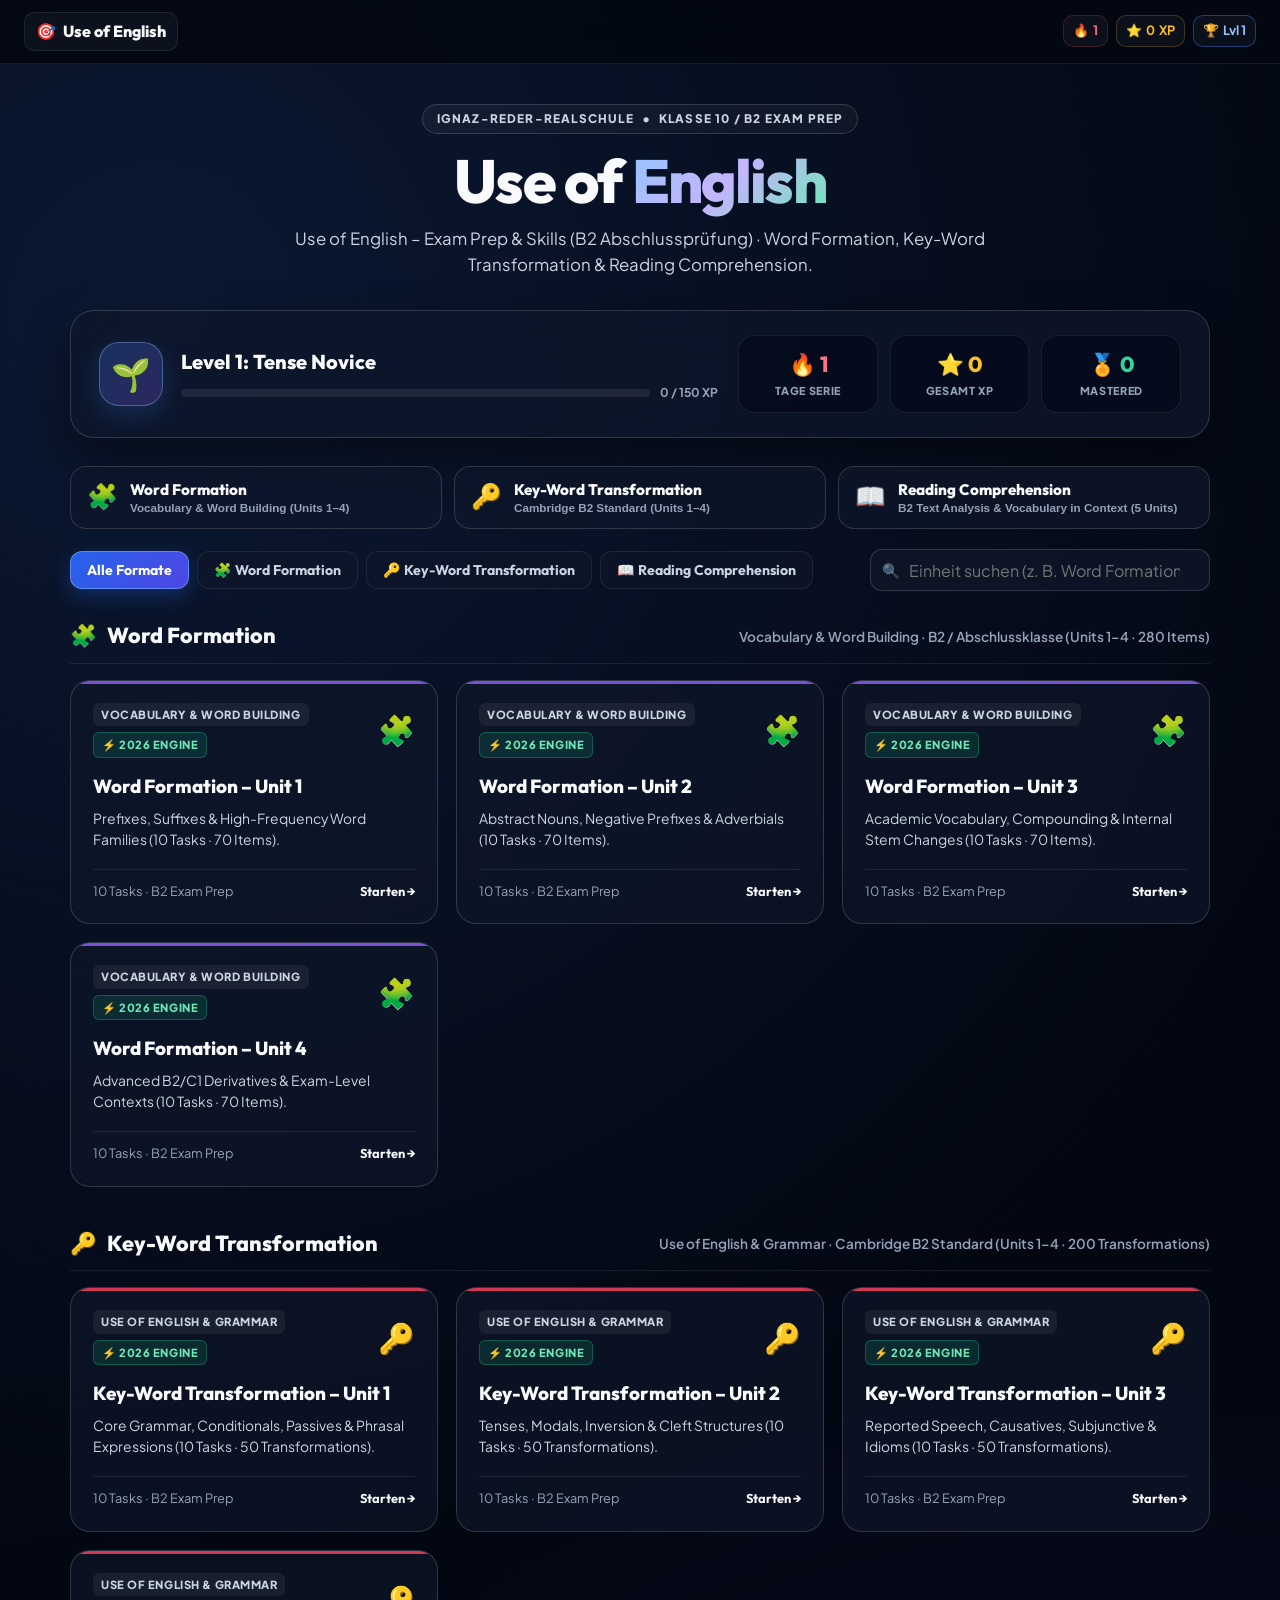
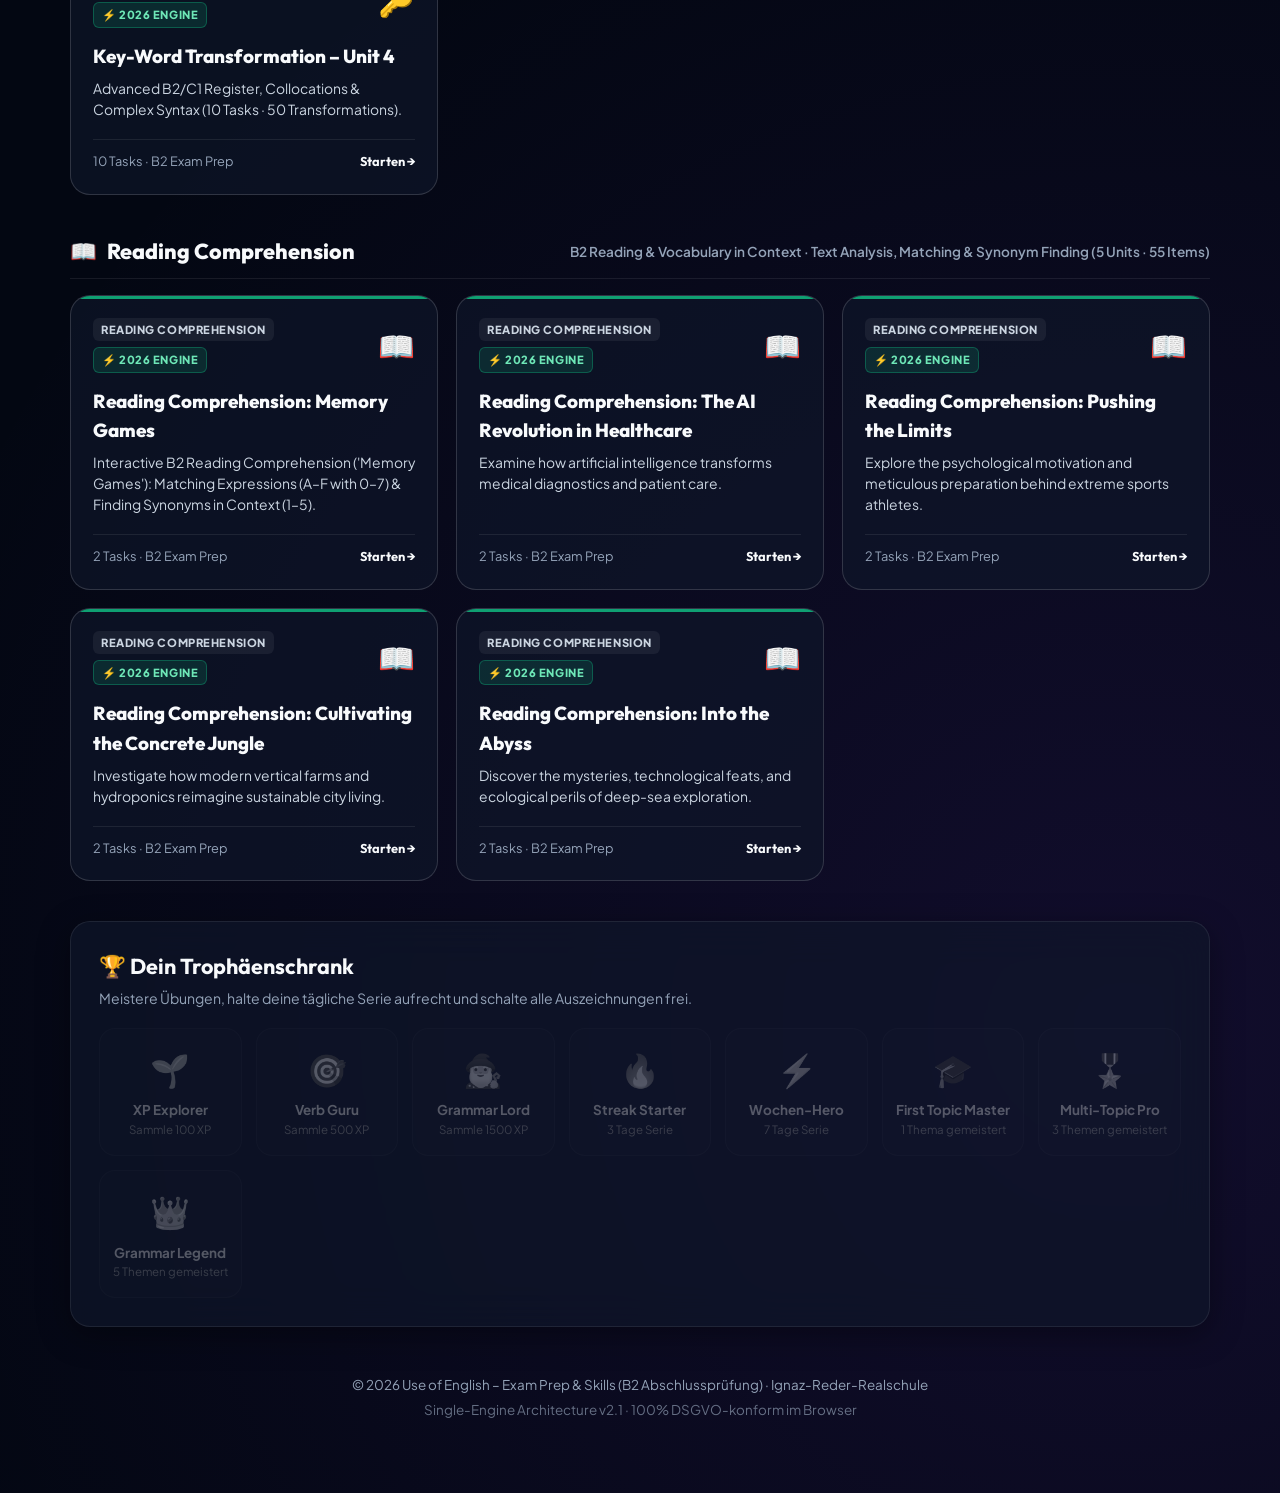
<file: index.html>
<!DOCTYPE html>
<html lang="de">
<head>
  <meta charset="UTF-8">
  <meta name="viewport" content="width=device-width, initial-scale=1.0, viewport-fit=cover">
  <title>Use of English · Exam Prep &amp; Skills (B2 Abschlussprüfung)</title>
  <link rel="stylesheet" href="shared-gamification.css">
  <!-- Synchrones Laden des Katalog-Bundles als Fallback für file:// Protokoll -->
  <script src="data/topics-bundle.js"></script>
  <script src="modules/standalone-runtime.js"></script>
  <style>
    /* 2026 Dark Aesthetic Hub Layout */
    .gm-hub-container {
      width: 100%;
      max-width: 1180px;
      margin: 0 auto;
      padding: 32px 20px 72px;
    }

    /* Einziger, sauberer Nav-Container mit reinem Flexbox-Layout */
    .app-header {
      display: flex;
      justify-content: space-between;
      align-items: center;
      padding: 0.75rem 1.5rem;
      background: rgba(3, 7, 18, 0.88);
      border-bottom: 1px solid var(--glass-border);
      width: 100%;
    }

    .app-header .header-left {
      display: flex;
      align-items: center;
      gap: 0.5rem;
    }

    .app-header .header-right {
      display: flex;
      align-items: center;
      gap: 0.5rem;
    }

    /* Hero Header */
    .gm-hub-hero {
      text-align: center;
      max-width: 760px;
      margin: 8px auto 32px;
    }

    .gm-school-badge {
      display: inline-flex;
      align-items: center;
      gap: 8px;
      padding: 5px 14px;
      border-radius: 999px;
      background: rgba(255, 255, 255, 0.04);
      border: 1px solid var(--glass-border-strong);
      color: var(--color-text-secondary);
      font-size: 0.74rem;
      font-weight: 800;
      letter-spacing: 0.1em;
      text-transform: uppercase;
      margin-bottom: 14px;
    }

    .gm-hub-title {
      font-size: clamp(2.3rem, 5vw, 3.8rem);
      font-weight: 800;
      letter-spacing: -0.03em;
      line-height: 1.08;
      margin-bottom: 12px;
    }

    .gm-text-gradient {
      background: linear-gradient(135deg, #93c5fd 0%, #c4b5fd 50%, #6ee7b7 100%);
      -webkit-background-clip: text;
      -webkit-text-fill-color: transparent;
    }

    .gm-hub-subtitle {
      font-size: 1.05rem;
      color: var(--color-text-secondary);
      margin: 0 auto;
    }

    /* Profile & Stats Bento Banner */
    .gm-profile-bento {
      display: grid;
      grid-template-columns: 1.4fr 1fr;
      gap: 20px;
      background: var(--color-bg-surface);
      border: 1px solid var(--glass-border-strong);
      border-radius: 24px;
      padding: 24px 28px;
      backdrop-filter: blur(24px);
      -webkit-backdrop-filter: blur(24px);
      box-shadow: 0 20px 50px rgba(0, 0, 0, 0.45);
      margin-bottom: 28px;
    }

    .gm-profile-left {
      display: flex;
      align-items: center;
      gap: 18px;
    }

    .gm-avatar-orb {
      width: 64px;
      height: 64px;
      border-radius: 20px;
      background: linear-gradient(135deg, rgba(59, 130, 246, 0.25), rgba(139, 92, 246, 0.25));
      border: 1px solid rgba(147, 197, 253, 0.35);
      display: flex;
      align-items: center;
      justify-content: center;
      font-size: 2rem;
      flex-shrink: 0;
      box-shadow: 0 8px 24px rgba(59, 130, 246, 0.22);
    }

    .gm-profile-meta {
      flex: 1;
      min-width: 0;
    }

    .gm-profile-rank {
      font-family: var(--font-heading);
      font-size: 1.25rem;
      font-weight: 800;
      color: var(--color-text-main);
      margin-bottom: 6px;
    }

    .gm-xp-bar-row {
      display: flex;
      align-items: center;
      gap: 10px;
    }

    .gm-xp-bar-track {
      flex: 1;
      height: 8px;
      border-radius: 999px;
      background: rgba(255, 255, 255, 0.08);
      overflow: hidden;
    }

    .gm-xp-bar-fill {
      height: 100%;
      width: 0%;
      border-radius: 999px;
      background: linear-gradient(90deg, #3b82f6, #8b5cf6, #10b981);
      transition: width 0.5s cubic-bezier(0.22, 1, 0.36, 1);
    }

    .gm-xp-bar-label {
      font-size: 0.76rem;
      font-weight: 700;
      color: var(--color-text-muted);
      white-space: nowrap;
    }

    .gm-profile-stats-grid {
      display: grid;
      grid-template-columns: repeat(3, 1fr);
      gap: 12px;
    }

    .gm-stat-tile {
      background: rgba(2, 6, 23, 0.55);
      border: 1px solid var(--glass-border);
      border-radius: 16px;
      padding: 12px 10px;
      text-align: center;
      display: flex;
      flex-direction: column;
      justify-content: center;
    }

    .gm-stat-tile-val {
      font-family: var(--font-heading);
      font-size: 1.35rem;
      font-weight: 800;
    }

    .gm-stat-tile-lbl {
      font-size: 0.68rem;
      font-weight: 800;
      text-transform: uppercase;
      letter-spacing: 0.06em;
      color: var(--color-text-muted);
      margin-top: 2px;
    }

    /* Klickbare Klassenstufen-Kacheln (Overview Grid) */
    .gm-grade-cards-grid {
      display: grid;
      grid-template-columns: repeat(auto-fit, minmax(175px, 1fr));
      gap: 12px;
      margin-bottom: 20px;
    }

    .gm-grade-kachel {
      display: flex;
      align-items: center;
      gap: 12px;
      padding: 14px 16px;
      border-radius: 16px;
      background: rgba(15, 23, 42, 0.72);
      border: 1px solid var(--glass-border-strong);
      color: var(--color-text-main);
      cursor: pointer;
      text-align: left;
      transition: all 0.2s cubic-bezier(0.22, 1, 0.36, 1);
      position: relative;
      overflow: hidden;
    }

    .gm-grade-kachel:hover {
      transform: translateY(-2px);
      background: rgba(30, 41, 59, 0.85);
      border-color: rgba(147, 197, 253, 0.5);
      box-shadow: 0 10px 24px rgba(0, 0, 0, 0.35);
    }

    .gm-grade-kachel.is-active {
      background: linear-gradient(135deg, rgba(37, 99, 235, 0.28), rgba(79, 70, 229, 0.28));
      border-color: #60a5fa;
      box-shadow: 0 8px 24px rgba(37, 99, 235, 0.28);
    }

    .gm-grade-kachel-icon {
      font-size: 1.55rem;
      line-height: 1;
      flex-shrink: 0;
    }

    .gm-grade-kachel-info {
      min-width: 0;
    }

    .gm-grade-kachel-title {
      font-family: var(--font-heading);
      font-size: 0.95rem;
      font-weight: 800;
      color: var(--color-text-main);
      line-height: 1.2;
    }

    .gm-grade-kachel-sub {
      font-size: 0.73rem;
      color: var(--color-text-muted);
      font-weight: 600;
      margin-top: 2px;
      white-space: nowrap;
      overflow: hidden;
      text-overflow: ellipsis;
    }

    /* Filter & Search Toolbar */
    .gm-hub-toolbar {
      display: flex;
      flex-wrap: wrap;
      align-items: center;
      justify-content: space-between;
      gap: 14px;
      margin-bottom: 28px;
    }

    .gm-grade-tabs {
      display: flex;
      flex-wrap: wrap;
      gap: 8px;
    }

    .gm-grade-tab {
      padding: 9px 16px;
      border-radius: 12px;
      border: 1px solid var(--glass-border);
      background: rgba(15, 23, 42, 0.6);
      color: var(--color-text-secondary);
      font-family: var(--font-heading);
      font-size: 0.88rem;
      font-weight: 700;
      cursor: pointer;
      transition: all 0.18s ease;
      display: inline-flex;
      align-items: center;
      gap: 6px;
    }

    .gm-grade-tab:hover {
      background: rgba(255, 255, 255, 0.08);
      color: var(--color-text-main);
    }

    .gm-grade-tab.is-active {
      background: linear-gradient(135deg, #2563eb, #4f46e5);
      border-color: rgba(147, 197, 253, 0.45);
      color: #ffffff;
      box-shadow: 0 6px 20px rgba(37, 99, 235, 0.32);
    }

    .gm-search-wrapper {
      position: relative;
      min-width: 260px;
      flex: 1;
      max-width: 340px;
    }

    .gm-search-input {
      width: 100%;
      height: 42px;
      padding: 0 14px 0 38px;
      border-radius: 12px;
      border: 1px solid var(--glass-border-strong);
      background: rgba(15, 23, 42, 0.75);
      color: var(--color-text-main);
      font-family: var(--font-body);
      font-size: 16px;
    }

    .gm-search-input:focus {
      outline: none;
      border-color: #60a5fa;
      box-shadow: 0 0 0 3px rgba(59, 130, 246, 0.18);
    }

    .gm-search-icon {
      position: absolute;
      left: 12px;
      top: 50%;
      transform: translateY(-50%);
      pointer-events: none;
      font-size: 0.9rem;
      opacity: 0.6;
    }

    /* Grade Section & Topic Cards Grid */
    .gm-grade-section {
      margin-bottom: 40px;
    }

    .gm-grade-section-header {
      display: flex;
      align-items: center;
      justify-content: space-between;
      gap: 12px;
      margin-bottom: 16px;
      padding-bottom: 10px;
      border-bottom: 1px solid var(--glass-border);
    }

    .gm-grade-section-title {
      display: flex;
      align-items: center;
      gap: 10px;
      font-size: 1.35rem;
      font-weight: 800;
      margin: 0;
    }

    .gm-grade-section-sub {
      font-size: 0.85rem;
      color: var(--color-text-muted);
      font-weight: 600;
    }

    .gm-topics-grid {
      display: grid;
      grid-template-columns: repeat(auto-fill, minmax(310px, 1fr));
      gap: 18px;
    }

    /* Modern 2026 Topic Card */
    .gm-topic-card {
      position: relative;
      display: flex;
      flex-direction: column;
      justify-content: space-between;
      padding: 22px;
      border-radius: 20px;
      background: rgba(15, 23, 42, 0.68);
      border: 1px solid var(--glass-border-strong);
      text-decoration: none;
      color: var(--color-text-main);
      cursor: pointer;
      transition: transform 0.22s cubic-bezier(0.22, 1, 0.36, 1), border-color 0.22s ease, box-shadow 0.22s ease;
      overflow: hidden;
    }

    .gm-topic-card::before {
      content: '';
      position: absolute;
      top: 0;
      left: 0;
      right: 0;
      height: 3px;
      background: var(--card-accent, #3b82f6);
      opacity: 0.85;
    }

    .gm-topic-card[data-color="blue"] { --card-accent: #3b82f6; --card-glow: rgba(59, 130, 246, 0.25); }
    .gm-topic-card[data-color="violet"] { --card-accent: #8b5cf6; --card-glow: rgba(139, 92, 246, 0.25); }
    .gm-topic-card[data-color="emerald"] { --card-accent: #10b981; --card-glow: rgba(16, 185, 129, 0.25); }
    .gm-topic-card[data-color="amber"] { --card-accent: #f59e0b; --card-glow: rgba(245, 158, 11, 0.25); }
    .gm-topic-card[data-color="rose"] { --card-accent: #f43f5e; --card-glow: rgba(244, 63, 94, 0.25); }

    .gm-topic-card:hover {
      transform: translateY(-4px);
      border-color: var(--card-accent, #3b82f6);
      box-shadow: 0 16px 36px -6px var(--card-glow, rgba(59, 130, 246, 0.25));
    }

    .gm-topic-card.is-mastered {
      border-color: rgba(251, 191, 36, 0.45);
    }

    .gm-topic-card-top {
      display: flex;
      align-items: center;
      justify-content: space-between;
      gap: 8px;
      margin-bottom: 14px;
    }

    .gm-topic-badges {
      display: flex;
      align-items: center;
      gap: 6px;
      flex-wrap: wrap;
    }

    .gm-card-tag {
      font-size: 0.7rem;
      font-weight: 800;
      text-transform: uppercase;
      letter-spacing: 0.05em;
      padding: 3px 8px;
      border-radius: 6px;
      background: rgba(255, 255, 255, 0.06);
      color: var(--color-text-secondary);
    }

    .gm-card-tag.is-engine {
      background: rgba(16, 185, 129, 0.15);
      color: #6ee7b7;
      border: 1px solid rgba(16, 185, 129, 0.35);
    }

    .gm-card-tag.is-mastered {
      background: rgba(251, 191, 36, 0.18);
      color: #fde68a;
      border: 1px solid rgba(251, 191, 36, 0.45);
    }

    .gm-topic-icon {
      font-size: 1.85rem;
      line-height: 1;
    }

    .gm-topic-card-title {
      font-size: 1.18rem;
      font-weight: 800;
      margin: 0 0 8px;
      color: var(--color-text-main);
    }

    .gm-topic-card-desc {
      font-size: 0.87rem;
      color: var(--color-text-secondary);
      margin: 0 0 18px;
      line-height: 1.5;
    }

    .gm-topic-card-footer {
      display: flex;
      align-items: center;
      justify-content: space-between;
      gap: 10px;
      padding-top: 12px;
      border-top: 1px solid var(--glass-border);
      font-size: 0.8rem;
      color: var(--color-text-muted);
    }

    .gm-topic-cta {
      font-family: var(--font-heading);
      font-weight: 700;
      color: var(--color-text-main);
      display: inline-flex;
      align-items: center;
      gap: 4px;
    }

    .gm-topic-card:hover .gm-topic-cta {
      color: #93c5fd;
    }

    /* Irregular Verbs Banner */
    .gm-irregular-banner {
      display: flex;
      align-items: center;
      justify-content: space-between;
      gap: 20px;
      padding: 24px 28px;
      border-radius: 22px;
      background: linear-gradient(135deg, rgba(6, 182, 212, 0.12), rgba(15, 23, 42, 0.85));
      border: 1px solid rgba(6, 182, 212, 0.35);
      text-decoration: none;
      color: var(--color-text-main);
      margin-top: 12px;
      margin-bottom: 36px;
      transition: all 0.22s ease;
    }

    .gm-irregular-banner:hover {
      transform: translateY(-3px);
      border-color: rgba(6, 182, 212, 0.65);
      box-shadow: 0 14px 34px rgba(6, 182, 212, 0.2);
    }

    @media (max-width: 820px) {
      .gm-profile-bento {
        grid-template-columns: 1fr;
      }
      .gm-irregular-banner {
        flex-direction: column;
        align-items: flex-start;
      }
      .gm-search-wrapper {
        max-width: 100%;
      }
    }
  </style>
</head>
<body data-accent="blue">

  <!-- EINZIGER, SAUBERER NAV-CONTAINER IM NORMALEN DOKUMENTFLUSS -->
  <header class="app-header">
    <div class="header-left">
      <a href="index.html" class="gm-brand-link">
        <span aria-hidden="true">🎯</span>
        <span>Use of English</span>
      </a>
    </div>
    <div class="header-right">
      <div class="gm-pill-stat is-streak" title="Tägliche Lernserie">
        <span aria-hidden="true">🔥</span>
        <span id="hub-top-streak">0</span>
      </div>
      <div class="gm-pill-stat is-xp" title="Gesamte Erfahrungspunkte">
        <span aria-hidden="true">⭐</span>
        <span id="hub-top-xp">0</span>
        <span>XP</span>
      </div>
      <div class="gm-pill-stat is-level" title="Aktuelles Level">
        <span aria-hidden="true">🏆</span>
        <span id="hub-top-level">Lvl 1</span>
      </div>
    </div>
  </header>

  <div class="gm-hub-container">

                                    <!-- HERO SECTION -->
    <section class="gm-hub-hero">
      <div class="gm-school-badge">
        <span>Ignaz-Reder-Realschule</span>
        <span>•</span>
        <span>Klasse 10 / B2 Exam Prep</span>
      </div>
      <h1 class="gm-hub-title">
        Use of <span class="gm-text-gradient">English</span>
      </h1>
      <p class="gm-hub-subtitle">
        Use of English – Exam Prep &amp; Skills (B2 Abschlussprüfung) · Word Formation, Key-Word Transformation &amp; Reading Comprehension.
      </p>
    </section>

    <!-- GAMIFICATION PROFILE BENTO -->
    <section class="gm-profile-bento" aria-label="Dein Lernfortschritt">
      <div class="gm-profile-left">
        <div class="gm-avatar-orb" id="hub-rank-icon">🌱</div>
        <div class="gm-profile-meta">
          <div class="gm-profile-rank" id="hub-rank-title">Level 1: Tense Novice</div>
          <div class="gm-xp-bar-row">
            <div class="gm-xp-bar-track">
              <div class="gm-xp-bar-fill" id="hub-xp-fill"></div>
            </div>
            <span class="gm-xp-bar-label" id="hub-xp-progress-text">0 / 150 XP</span>
          </div>
        </div>
      </div>

      <div class="gm-profile-stats-grid">
        <div class="gm-stat-tile">
          <div class="gm-stat-tile-val" style="color: #fb7185;">🔥 <span id="hub-stat-streak">0</span></div>
          <div class="gm-stat-tile-lbl">Tage Serie</div>
        </div>
        <div class="gm-stat-tile">
          <div class="gm-stat-tile-val" style="color: #fbbf24;">⭐ <span id="hub-stat-xp">0</span></div>
          <div class="gm-stat-tile-lbl">Gesamt XP</div>
        </div>
        <div class="gm-stat-tile">
          <div class="gm-stat-tile-val" style="color: #34d399;">🏅 <span id="hub-stat-mastered">0</span></div>
          <div class="gm-stat-tile-lbl">Mastered</div>
        </div>
      </div>
    </section>

    <!-- KLASSENSTUFEN-KACHELN (Direktwähler für Klasse 5 bis 10 & Challenges) -->
    <section aria-label="Klassenstufen-Auswahl">
                                                            <div class="gm-grade-cards-grid" id="hub-grade-kacheln">
        <button type="button" class="gm-grade-kachel" data-grade="word-formation">
          <span class="gm-grade-kachel-icon">🧩</span>
          <div class="gm-grade-kachel-info">
            <div class="gm-grade-kachel-title">Word Formation</div>
            <div class="gm-grade-kachel-sub">Vocabulary &amp; Word Building (Units 1–4)</div>
          </div>
        </button>
        <button type="button" class="gm-grade-kachel" data-grade="key-word">
          <span class="gm-grade-kachel-icon">🔑</span>
          <div class="gm-grade-kachel-info">
            <div class="gm-grade-kachel-title">Key-Word Transformation</div>
            <div class="gm-grade-kachel-sub">Cambridge B2 Standard (Units 1–4)</div>
          </div>
        </button>
        <button type="button" class="gm-grade-kachel" data-grade="reading-comprehension">
          <span class="gm-grade-kachel-icon">📖</span>
          <div class="gm-grade-kachel-info">
            <div class="gm-grade-kachel-title">Reading Comprehension</div>
            <div class="gm-grade-kachel-sub">B2 Text Analysis &amp; Vocabulary in Context (5 Units)</div>
          </div>
        </button>
      </div>
    </section>

    <!-- FILTER TABS & INSTANT SEARCH -->
    <section class="gm-hub-toolbar" aria-label="Themen filtern">
                                                            <div class="gm-grade-tabs" id="hub-grade-tabs" role="tablist">
        <button type="button" class="gm-grade-tab is-active" data-grade="all">Alle Formate</button>
        <button type="button" class="gm-grade-tab" data-grade="word-formation">🧩 Word Formation</button>
        <button type="button" class="gm-grade-tab" data-grade="key-word">🔑 Key-Word Transformation</button>
        <button type="button" class="gm-grade-tab" data-grade="reading-comprehension">📖 Reading Comprehension</button>
      </div>

      <div class="gm-search-wrapper">
        <span class="gm-search-icon" aria-hidden="true">🔍</span>
        <input
          type="search"
          id="hub-search-input"
          class="gm-search-input"
          placeholder="Einheit suchen (z. B. Word Formation, Key-Word)..."
          autocorrect="off"
          autocapitalize="off"
          spellcheck="false"
          aria-label="Grammatik-Thema suchen"
        >
      </div>
    </section>

    <!-- DYNAMIC TOPIC CARDS CONTAINER (wird vorab gerendert & dynamisch gefiltert) -->
    <main id="hub-topics-root" aria-live="polite">
      <section class="gm-grade-section" data-grade-section="word-formation">
        <div class="gm-grade-section-header">
          <h2 class="gm-grade-section-title"><span>🧩</span><span>Word Formation</span></h2>
          <span class="gm-grade-section-sub">Vocabulary &amp; Word Building · B2 / Abschlussklasse (Units 1–4 · 280 Items)</span>
        </div>
        <div class="gm-topics-grid">
          <a href="exercise.html?topic=word-formation-u1" class="gm-topic-card" data-topic-id="word-formation-u1" data-color="violet">
            <div>
              <div class="gm-topic-card-top">
                <div class="gm-topic-badges">
                  <span class="gm-card-tag">Vocabulary &amp; Word Building</span>
                  <span class="gm-card-tag is-engine">B2 / Abschlussklasse</span>
                </div>
                <span class="gm-topic-icon" aria-hidden="true">🧩</span>
              </div>
              <h3 class="gm-topic-card-title">Word Formation – Unit 1</h3>
              <p class="gm-topic-card-desc">Prefixes, Suffixes &amp; High-Frequency Word Families (10 Tasks · 70 Items).</p>
            </div>
            <div class="gm-topic-card-footer">
              <span>10 Tasks · B2 Exam Prep</span>
              <span class="gm-topic-cta">Starten →</span>
            </div>
          </a>
          <a href="exercise.html?topic=word-formation-u2" class="gm-topic-card" data-topic-id="word-formation-u2" data-color="violet">
            <div>
              <div class="gm-topic-card-top">
                <div class="gm-topic-badges">
                  <span class="gm-card-tag">Vocabulary &amp; Word Building</span>
                  <span class="gm-card-tag is-engine">B2 / Abschlussklasse</span>
                </div>
                <span class="gm-topic-icon" aria-hidden="true">🧩</span>
              </div>
              <h3 class="gm-topic-card-title">Word Formation – Unit 2</h3>
              <p class="gm-topic-card-desc">Abstract Nouns, Negative Prefixes &amp; Adverbials (10 Tasks · 70 Items).</p>
            </div>
            <div class="gm-topic-card-footer">
              <span>10 Tasks · B2 Exam Prep</span>
              <span class="gm-topic-cta">Starten →</span>
            </div>
          </a>
          <a href="exercise.html?topic=word-formation-u3" class="gm-topic-card" data-topic-id="word-formation-u3" data-color="violet">
            <div>
              <div class="gm-topic-card-top">
                <div class="gm-topic-badges">
                  <span class="gm-card-tag">Vocabulary &amp; Word Building</span>
                  <span class="gm-card-tag is-engine">B2 / Abschlussklasse</span>
                </div>
                <span class="gm-topic-icon" aria-hidden="true">🧩</span>
              </div>
              <h3 class="gm-topic-card-title">Word Formation – Unit 3</h3>
              <p class="gm-topic-card-desc">Academic Vocabulary, Compounding &amp; Internal Stem Changes (10 Tasks · 70 Items).</p>
            </div>
            <div class="gm-topic-card-footer">
              <span>10 Tasks · B2 Exam Prep</span>
              <span class="gm-topic-cta">Starten →</span>
            </div>
          </a>
          <a href="exercise.html?topic=word-formation-u4" class="gm-topic-card" data-topic-id="word-formation-u4" data-color="violet">
            <div>
              <div class="gm-topic-card-top">
                <div class="gm-topic-badges">
                  <span class="gm-card-tag">Vocabulary &amp; Word Building</span>
                  <span class="gm-card-tag is-engine">B2 / Abschlussklasse</span>
                </div>
                <span class="gm-topic-icon" aria-hidden="true">🧩</span>
              </div>
              <h3 class="gm-topic-card-title">Word Formation – Unit 4</h3>
              <p class="gm-topic-card-desc">Advanced B2/C1 Derivatives &amp; Exam-Level Contexts (10 Tasks · 70 Items).</p>
            </div>
            <div class="gm-topic-card-footer">
              <span>10 Tasks · B2 Exam Prep</span>
              <span class="gm-topic-cta">Starten →</span>
            </div>
          </a>
        </div>
      </section>
      <section class="gm-grade-section" data-grade-section="key-word">
        <div class="gm-grade-section-header">
          <h2 class="gm-grade-section-title"><span>🔑</span><span>Key-Word Transformation</span></h2>
          <span class="gm-grade-section-sub">Use of English &amp; Grammar · Cambridge B2 Standard (Units 1–4 · 200 Transformations)</span>
        </div>
        <div class="gm-topics-grid">
          <a href="exercise.html?topic=key-word-u1" class="gm-topic-card" data-topic-id="key-word-u1" data-color="rose">
            <div>
              <div class="gm-topic-card-top">
                <div class="gm-topic-badges">
                  <span class="gm-card-tag">Use of English &amp; Grammar</span>
                  <span class="gm-card-tag is-engine">B2 / Abschlussklasse</span>
                </div>
                <span class="gm-topic-icon" aria-hidden="true">🔑</span>
              </div>
              <h3 class="gm-topic-card-title">Key-Word Transformation – Unit 1</h3>
              <p class="gm-topic-card-desc">Core Grammar, Conditionals, Passives &amp; Phrasal Expressions (10 Tasks · 50 Transformations).</p>
            </div>
            <div class="gm-topic-card-footer">
              <span>10 Tasks · B2 Exam Prep</span>
              <span class="gm-topic-cta">Starten →</span>
            </div>
          </a>
          <a href="exercise.html?topic=key-word-u2" class="gm-topic-card" data-topic-id="key-word-u2" data-color="rose">
            <div>
              <div class="gm-topic-card-top">
                <div class="gm-topic-badges">
                  <span class="gm-card-tag">Use of English &amp; Grammar</span>
                  <span class="gm-card-tag is-engine">B2 / Abschlussklasse</span>
                </div>
                <span class="gm-topic-icon" aria-hidden="true">🔑</span>
              </div>
              <h3 class="gm-topic-card-title">Key-Word Transformation – Unit 2</h3>
              <p class="gm-topic-card-desc">Tenses, Modals, Inversion &amp; Cleft Structures (10 Tasks · 50 Transformations).</p>
            </div>
            <div class="gm-topic-card-footer">
              <span>10 Tasks · B2 Exam Prep</span>
              <span class="gm-topic-cta">Starten →</span>
            </div>
          </a>
          <a href="exercise.html?topic=key-word-u3" class="gm-topic-card" data-topic-id="key-word-u3" data-color="rose">
            <div>
              <div class="gm-topic-card-top">
                <div class="gm-topic-badges">
                  <span class="gm-card-tag">Use of English &amp; Grammar</span>
                  <span class="gm-card-tag is-engine">B2 / Abschlussklasse</span>
                </div>
                <span class="gm-topic-icon" aria-hidden="true">🔑</span>
              </div>
              <h3 class="gm-topic-card-title">Key-Word Transformation – Unit 3</h3>
              <p class="gm-topic-card-desc">Reported Speech, Causatives, Subjunctive &amp; Idioms (10 Tasks · 50 Transformations).</p>
            </div>
            <div class="gm-topic-card-footer">
              <span>10 Tasks · B2 Exam Prep</span>
              <span class="gm-topic-cta">Starten →</span>
            </div>
          </a>
          <a href="exercise.html?topic=key-word-u4" class="gm-topic-card" data-topic-id="key-word-u4" data-color="rose">
            <div>
              <div class="gm-topic-card-top">
                <div class="gm-topic-badges">
                  <span class="gm-card-tag">Use of English &amp; Grammar</span>
                  <span class="gm-card-tag is-engine">B2 / Abschlussklasse</span>
                </div>
                <span class="gm-topic-icon" aria-hidden="true">🔑</span>
              </div>
              <h3 class="gm-topic-card-title">Key-Word Transformation – Unit 4</h3>
              <p class="gm-topic-card-desc">Advanced B2/C1 Register, Collocations &amp; Complex Syntax (10 Tasks · 50 Transformations).</p>
            </div>
            <div class="gm-topic-card-footer">
              <span>10 Tasks · B2 Exam Prep</span>
              <span class="gm-topic-cta">Starten →</span>
            </div>
          </a>
        </div>
      </section>
      <section class="gm-grade-section" data-grade-section="reading-comprehension">
        <div class="gm-grade-section-header">
          <h2 class="gm-grade-section-title"><span>📖</span><span>Reading Comprehension</span></h2>
          <span class="gm-grade-section-sub">B2 Reading &amp; Vocabulary in Context · Text Analysis, Matching &amp; Synonym Finding (5 Units · 55 Items)</span>
        </div>
        <div class="gm-topics-grid">
          <a href="exercise.html?topic=reading-memory-games" class="gm-topic-card" data-topic-id="reading-memory-games" data-color="emerald">
            <div>
              <div class="gm-topic-card-top">
                <div class="gm-topic-badges">
                  <span class="gm-card-tag">Reading Comprehension</span>
                  <span class="gm-card-tag is-engine">B2 / Abschlussklasse</span>
                </div>
                <span class="gm-topic-icon" aria-hidden="true">📖</span>
              </div>
              <h3 class="gm-topic-card-title">Reading Comprehension: Memory Games</h3>
              <p class="gm-topic-card-desc">Interactive B2 Reading Comprehension (&#x27;Memory Games&#x27;): Matching Expressions (A–F with 0–7) &amp; Finding Synonyms in Context (1–5).</p>
            </div>
            <div class="gm-topic-card-footer">
              <span>2 Tasks · B2 Exam Prep</span>
              <span class="gm-topic-cta">Starten →</span>
            </div>
          </a>
          <a href="exercise.html?topic=reading-artificial-intelligence" class="gm-topic-card" data-topic-id="reading-artificial-intelligence" data-color="emerald">
            <div>
              <div class="gm-topic-card-top">
                <div class="gm-topic-badges">
                  <span class="gm-card-tag">Reading Comprehension</span>
                  <span class="gm-card-tag is-engine">B2 / Abschlussklasse</span>
                </div>
                <span class="gm-topic-icon" aria-hidden="true">📖</span>
              </div>
              <h3 class="gm-topic-card-title">Reading Comprehension: The AI Revolution in Healthcare</h3>
              <p class="gm-topic-card-desc">Examine how artificial intelligence transforms medical diagnostics and patient care.</p>
            </div>
            <div class="gm-topic-card-footer">
              <span>2 Tasks · B2 Exam Prep</span>
              <span class="gm-topic-cta">Starten →</span>
            </div>
          </a>
          <a href="exercise.html?topic=reading-extreme-sports" class="gm-topic-card" data-topic-id="reading-extreme-sports" data-color="emerald">
            <div>
              <div class="gm-topic-card-top">
                <div class="gm-topic-badges">
                  <span class="gm-card-tag">Reading Comprehension</span>
                  <span class="gm-card-tag is-engine">B2 / Abschlussklasse</span>
                </div>
                <span class="gm-topic-icon" aria-hidden="true">📖</span>
              </div>
              <h3 class="gm-topic-card-title">Reading Comprehension: Pushing the Limits</h3>
              <p class="gm-topic-card-desc">Explore the psychological motivation and meticulous preparation behind extreme sports athletes.</p>
            </div>
            <div class="gm-topic-card-footer">
              <span>2 Tasks · B2 Exam Prep</span>
              <span class="gm-topic-cta">Starten →</span>
            </div>
          </a>
          <a href="exercise.html?topic=reading-urban-farming" class="gm-topic-card" data-topic-id="reading-urban-farming" data-color="emerald">
            <div>
              <div class="gm-topic-card-top">
                <div class="gm-topic-badges">
                  <span class="gm-card-tag">Reading Comprehension</span>
                  <span class="gm-card-tag is-engine">B2 / Abschlussklasse</span>
                </div>
                <span class="gm-topic-icon" aria-hidden="true">📖</span>
              </div>
              <h3 class="gm-topic-card-title">Reading Comprehension: Cultivating the Concrete Jungle</h3>
              <p class="gm-topic-card-desc">Investigate how modern vertical farms and hydroponics reimagine sustainable city living.</p>
            </div>
            <div class="gm-topic-card-footer">
              <span>2 Tasks · B2 Exam Prep</span>
              <span class="gm-topic-cta">Starten →</span>
            </div>
          </a>
          <a href="exercise.html?topic=reading-ocean-exploration" class="gm-topic-card" data-topic-id="reading-ocean-exploration" data-color="emerald">
            <div>
              <div class="gm-topic-card-top">
                <div class="gm-topic-badges">
                  <span class="gm-card-tag">Reading Comprehension</span>
                  <span class="gm-card-tag is-engine">B2 / Abschlussklasse</span>
                </div>
                <span class="gm-topic-icon" aria-hidden="true">📖</span>
              </div>
              <h3 class="gm-topic-card-title">Reading Comprehension: Into the Abyss</h3>
              <p class="gm-topic-card-desc">Discover the mysteries, technological feats, and ecological perils of deep-sea exploration.</p>
            </div>
            <div class="gm-topic-card-footer">
              <span>2 Tasks · B2 Exam Prep</span>
              <span class="gm-topic-cta">Starten →</span>
            </div>
          </a>
        </div>
      </section>
    </main>

    

    <!-- TROPHY CABINET -->
    <section class="gm-glass-card" style="padding: 28px;">
      <h2 style="font-size: 1.35rem; margin-bottom: 4px;">🏆 Dein Trophäenschrank</h2>
      <p style="font-size: 0.88rem; color: var(--color-text-muted); margin-top: 0; margin-bottom: 18px;">
        Meistere Übungen, halte deine tägliche Serie aufrecht und schalte alle Auszeichnungen frei.
      </p>
      <div class="gm-trophy-grid" id="hub-trophy-grid"></div>
    </section>

    <footer style="margin-top: 48px; text-align: center; color: var(--color-text-muted); font-size: 0.84rem;">
      <p style="margin: 0;">&copy; 2026 Use of English – Exam Prep &amp; Skills (B2 Abschlussprüfung) · Ignaz-Reder-Realschule</p>
      <p style="margin: 4px 0 0; opacity: 0.65;">Single-Engine Architecture v2.1 · 100% DSGVO-konform im Browser</p>
    </footer>

  </div>

  <!-- Universelles Hub-Skript (funktioniert sowohl über HTTP/HTTPS als auch direkt via file://) -->
  <script>
    (function () {
      var catalog = window.GM_CATALOG || null;
      var activeGradeFilter = 'all';
      var searchQuery = '';

      function escapeHtml(str) {
        if (str === null || str === undefined) return '';
        return String(str)
          .replace(/&/g, '&amp;')
          .replace(/</g, '&lt;')
          .replace(/>/g, '&gt;')
          .replace(/"/g, '&quot;')
          .replace(/'/g, '&#39;');
      }

      function getTopicProgress(topicId, legacyMasteryKey) {
        if (window.GM_Gamification && typeof window.GM_Gamification.getTopicProgress === 'function') {
          return window.GM_Gamification.getTopicProgress(topicId, legacyMasteryKey);
        }
        try {
          var raw = localStorage.getItem('gm_topic_progress_v2');
          var map = raw ? JSON.parse(raw) : {};
          var entry = map[topicId] || { solvedExercises: [], mastered: false };
          if (legacyMasteryKey && localStorage.getItem(legacyMasteryKey) === 'true') {
            entry.mastered = true;
          }
          return entry;
        } catch (e) {
          return { solvedExercises: [], mastered: false };
        }
      }

      function syncProfileUI(stats) {
        if (!stats) return;
        var elStreakTop = document.getElementById('hub-top-streak');
        var elXpTop = document.getElementById('hub-top-xp');
        var elLvlTop = document.getElementById('hub-top-level');
        var elRankIcon = document.getElementById('hub-rank-icon');
        var elRankTitle = document.getElementById('hub-rank-title');
        var elXpFill = document.getElementById('hub-xp-fill');
        var elXpText = document.getElementById('hub-xp-progress-text');
        var elStatStreak = document.getElementById('hub-stat-streak');
        var elStatXp = document.getElementById('hub-stat-xp');

        if (elStreakTop) elStreakTop.textContent = stats.streak;
        if (elXpTop) elXpTop.textContent = stats.xp;
        if (elLvlTop) elLvlTop.textContent = 'Lvl ' + stats.level;
        if (elRankIcon) elRankIcon.textContent = stats.rankIcon;
        if (elRankTitle) elRankTitle.textContent = 'Level ' + stats.level + ': ' + stats.rankTitle;
        if (elXpFill) elXpFill.style.width = stats.progressPercent + '%';
        if (elXpText) elXpText.textContent = stats.xpInCurrentLvl + ' / ' + stats.pointsPerLevel + ' XP';
        if (elStatStreak) elStatStreak.textContent = stats.streak;
        if (elStatXp) elStatXp.textContent = stats.xp;

        renderTrophies(stats.unlockedBadges || []);
      }

      function renderTrophies(unlockedIds) {
        var grid = document.getElementById('hub-trophy-grid');
        var badges = window.GM_TROPHY_BADGES || [];
        if (!grid || !badges.length) return;

        grid.innerHTML = badges
          .map(function (b) {
            var isUnlocked = unlockedIds.indexOf(b.id) !== -1;
            return (
              '<div class="gm-trophy-badge ' +
              (isUnlocked ? 'unlocked' : '') +
              '">' +
              '<div class="gm-trophy-icon">' +
              b.icon +
              '</div>' +
              '<div class="gm-trophy-label">' +
              escapeHtml(b.label) +
              '</div>' +
              '<div class="gm-trophy-desc">' +
              escapeHtml(b.desc) +
              '</div>' +
              '</div>'
            );
          })
          .join('');
      }

      function updateFilterButtonStates() {
        document.querySelectorAll('#hub-grade-tabs .gm-grade-tab').forEach(function (btn) {
          btn.classList.toggle('is-active', btn.getAttribute('data-grade') === activeGradeFilter);
        });
        document.querySelectorAll('#hub-grade-kacheln .gm-grade-kachel').forEach(function (kachel) {
          kachel.classList.toggle('is-active', kachel.getAttribute('data-grade') === activeGradeFilter);
        });
      }

      function setGradeFilter(gradeValue) {
        if (activeGradeFilter === gradeValue && gradeValue !== 'all') {
          activeGradeFilter = 'all';
        } else {
          activeGradeFilter = gradeValue || 'all';
        }
        updateFilterButtonStates();
        renderHub();
      }

      function renderHub() {
        var root = document.getElementById('hub-topics-root');
        if (!root || !catalog) return;

        var topics = catalog.topics || [];
        var masteredTotal = 0;

        topics.forEach(function (t) {
          var prog = getTopicProgress(t.id, t.legacyMasteryKey || t.legacyMasteredKey);
          if (prog.mastered) masteredTotal += 1;
        });

                                                        var masteredEl = document.getElementById('hub-stat-mastered');
        if (masteredEl) masteredEl.textContent = String(masteredTotal);

        var q = searchQuery.trim().toLowerCase();
        var filteredTopics = topics.filter(function (t) {
          var matchesGrade =
            activeGradeFilter === 'all' || String(t.grade) === String(activeGradeFilter);
          var matchesQuery =
            !q ||
            t.title.toLowerCase().indexOf(q) !== -1 ||
            t.description.toLowerCase().indexOf(q) !== -1 ||
            (t.category && t.category.toLowerCase().indexOf(q) !== -1);
          return matchesGrade && matchesQuery;
        });

        if (filteredTopics.length === 0) {
          root.innerHTML =
            '<div class="gm-glass-card" style="padding: 36px; text-align: center; margin-bottom: 32px;">' +
            '<div style="font-size: 2.4rem; margin-bottom: 8px;">🔎</div>' +
            '<h3 style="margin-bottom: 6px;">Keine Themen gefunden</h3>' +
            '<p style="color: var(--color-text-muted); margin: 0;">' +
            'Passe deinen Suchbegriff an oder wähle "Alle Formate".' +
            '</p>' +
            '</div>';
          return;
        }

        var gradesMeta = catalog.grades || [];
        var groupedGrades =
          activeGradeFilter === 'all'
            ? gradesMeta
            : gradesMeta.filter(function (g) {
                return String(g.grade) === String(activeGradeFilter);
              });

        root.innerHTML = groupedGrades
          .map(function (gMeta) {
            var items = filteredTopics.filter(function (t) {
              return String(t.grade) === String(gMeta.grade);
            });
            if (!items.length) return '';

            var cardsHtml = items
              .map(function (topic) {
                var prog = getTopicProgress(topic.id, topic.legacyMasteryKey || topic.legacyMasteredKey);
                var solvedCount = (prog.solvedExercises || []).length;
                var targetHref = 'exercise.html?topic=' + encodeURIComponent(topic.id);
                var color = escapeHtml(topic.accentColor || gMeta.accentColor || 'blue');

                return (
                  '<a href="' +
                  targetHref +
                  '" class="gm-topic-card ' +
                  (prog.mastered ? 'is-mastered' : '') +
                  '" data-topic-id="' +
                  escapeHtml(topic.id) +
                  '" data-color="' +
                  color +
                  '">' +
                  '<div>' +
                  '<div class="gm-topic-card-top">' +
                  '<div class="gm-topic-badges">' +
                  '<span class="gm-card-tag">' +
                  escapeHtml(topic.category || gMeta.label) +
                  '</span>' +
                  (topic.hasJson
                    ? '<span class="gm-card-tag is-engine">⚡ 2026 Engine</span>'
                    : '') +
                  (prog.mastered
                    ? '<span class="gm-card-tag is-mastered">★ Mastered</span>'
                    : '') +
                  '</div>' +
                  '<span class="gm-topic-icon" aria-hidden="true">' +
                  (topic.icon || '📘') +
                  '</span>' +
                  '</div>' +
                  '<h3 class="gm-topic-card-title">' +
                  escapeHtml(topic.title) +
                  '</h3>' +
                  '<p class="gm-topic-card-desc">' +
                  escapeHtml(topic.description) +
                  '</p>' +
                  '</div>' +
                  '<div class="gm-topic-card-footer">' +
                  '<span>' +
                  (solvedCount > 0
                    ? '✓ ' + solvedCount + '/' + topic.exerciseCount + ' gelöst'
                    : topic.exerciseCount + ' Tasks · B2 Exam Prep') +
                  '</span>' +
                  '<span class="gm-topic-cta">Starten →</span>' +
                  '</div>' +
                  '</a>'
                );
              })
              .join('');

            return (
              '<section class="gm-grade-section" data-grade-section="' +
              escapeHtml(gMeta.grade) +
              '">' +
              '<div class="gm-grade-section-header">' +
              '<h2 class="gm-grade-section-title">' +
              '<span>' +
              gMeta.icon +
              '</span>' +
              '<span>' +
              escapeHtml(gMeta.label) +
              '</span>' +
              '</h2>' +
              '<span class="gm-grade-section-sub">' +
              escapeHtml(gMeta.subtitle || '') +
              '</span>' +
              '</div>' +
              '<div class="gm-topics-grid">' +
              cardsHtml +
              '</div>' +
              '</section>'
            );
          })
          .join('');
      }

      async function loadCatalog() {
        if (window.GM_CATALOG) {
          catalog = window.GM_CATALOG;
          renderHub();
        }
        try {
          var res = await fetch('data/topics-catalog.json', { cache: 'no-cache' });
          if (res.ok) {
            catalog = await res.json();
            renderHub();
          }
        } catch (err) {
          if (!catalog && window.GM_CATALOG) {
            catalog = window.GM_CATALOG;
            renderHub();
          }
        }
      }

      function initHub() {
        if (window.GM_Gamification) {
          window.GM_Gamification.updateStreak();
          window.GM_Gamification.subscribe(function (stats) {
            syncProfileUI(stats);
          });
        }

        document.querySelectorAll('#hub-grade-tabs .gm-grade-tab').forEach(function (btn) {
          btn.addEventListener('click', function () {
            setGradeFilter(btn.getAttribute('data-grade') || 'all');
          });
        });

        document.querySelectorAll('#hub-grade-kacheln .gm-grade-kachel').forEach(function (kachel) {
          kachel.addEventListener('click', function () {
            setGradeFilter(kachel.getAttribute('data-grade') || 'all');
          });
        });

        var searchInput = document.getElementById('hub-search-input');
        if (searchInput) {
          searchInput.addEventListener('input', function (e) {
            searchQuery = e.target.value || '';
            renderHub();
          });
        }

        loadCatalog();
      }

      if (document.readyState === 'loading') {
        document.addEventListener('DOMContentLoaded', initHub);
      } else {
        initHub();
      }
    })();
  </script>

</body>
</html>
</file>
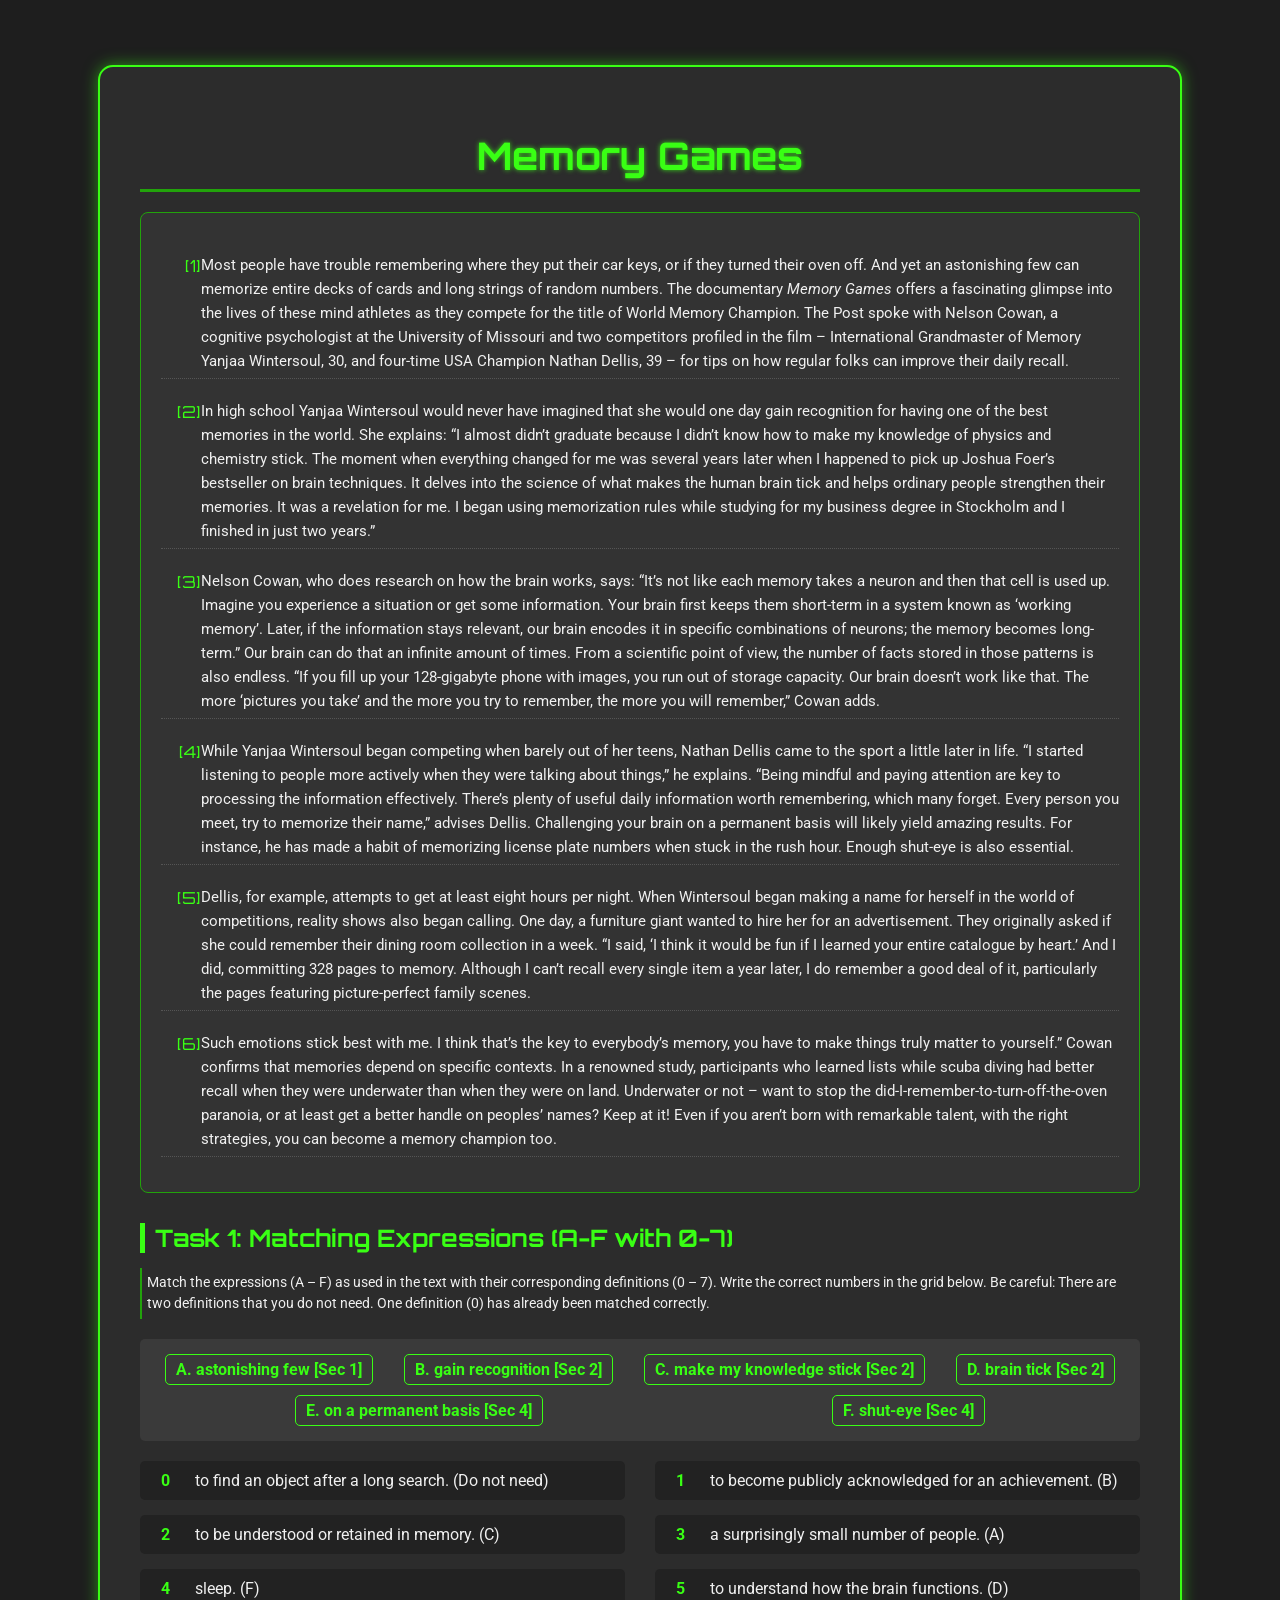
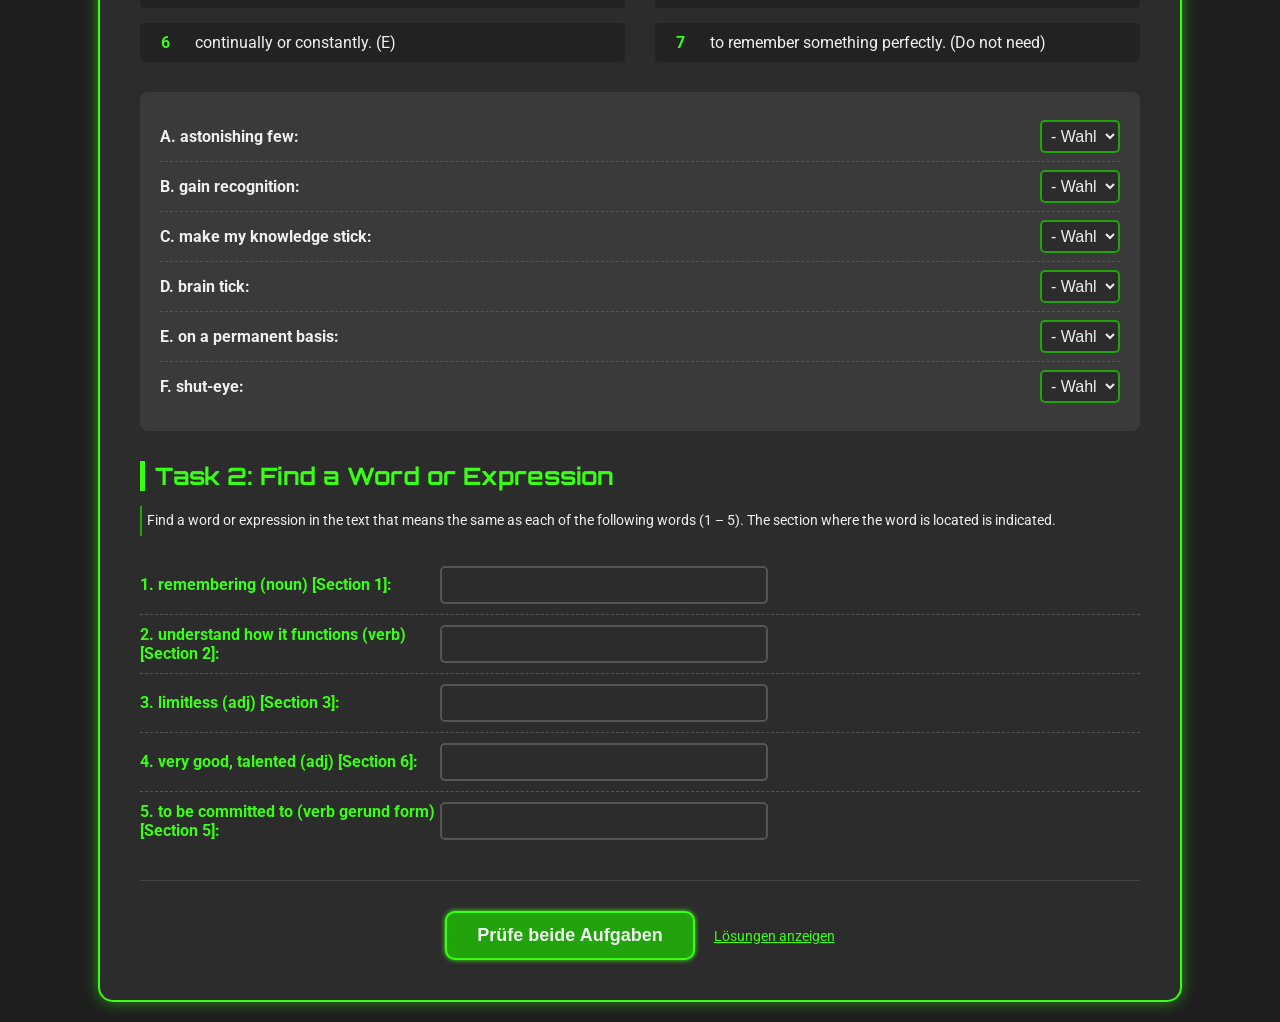
<file: _legacy/index.html>
<!DOCTYPE html>
<html lang="de">
<head>
    <meta charset="UTF-8">
    <meta name="viewport" content="width=device-width, initial-scale=1.0">
    <title>Reading Comprehension: Memory Games</title>
    
    <link rel="preconnect" href="https://fonts.googleapis.com">
    <link rel="preconnect" href="https://fonts.gstatic.com" crossorigin>
    <link href="https://fonts.googleapis.com/css2?family=Caveat:wght@600&family=Roboto:wght@400;700&family=Orbitron:wght@700&display=swap" rel="stylesheet">

    <style>
        /* High-Tech / Neon Green Palette */
        :root {
            --color-primary: #39ff14; /* Neon Green */
            --color-secondary: #22a30b; /* Darker Green */
            --color-background: #1e1e1e; /* Dark Grey/Black */
            --color-text: #f0f0f0; /* Off-White */
            --color-success: #39ff14; /* Neon Green */
            --color-error: #ff3914; /* Neon Red */
            --color-card: #2c2c2c; /* Slightly Lighter Card Background */
            --shadow: 0 0 15px rgba(57, 255, 20, 0.5); /* Neon Shadow */
            --font-display: 'Orbitron', sans-serif;
            --font-text: 'Roboto', sans-serif;
        }
        
        body {
            box-sizing: border-box;
            margin: 0;
            padding: 20px;
            font-family: var(--font-text);
            background-color: var(--color-background);
            color: var(--color-text);
            min-height: 100vh;
            display: flex;
            flex-direction: column;
            align-items: center;
        }

        .main-container {
            background: var(--color-card);
            border-radius: 15px;
            padding: 40px;
            box-shadow: var(--shadow);
            max-width: 1000px; /* GEÄNDERT: Etwas breiter für bessere Lesbarkeit auf großen Bildschirmen */
            width: 95%;
            margin-top: 5vh;
            border: 2px solid var(--color-primary);
        }

        .title {
            font-family: var(--font-display);
            font-size: 38px;
            font-weight: 700;
            color: var(--color-primary);
            margin-bottom: 20px;
            text-align: center; 
            border-bottom: 3px solid var(--color-secondary);
            padding-bottom: 10px;
            text-shadow: 0 0 5px rgba(57, 255, 20, 0.8);
        }
        
        /* TEXT AREA STYLING */
        .text-section {
            border: 1px solid var(--color-secondary);
            border-radius: 8px;
            margin-bottom: 30px;
            line-height: 1.6;
            font-size: 15px;
            background-color: #333;
            padding: 20px; 
            position: relative; 
        }
        
        .text-section p {
            margin-top: 1em;
            margin-bottom: 1em;
            padding: 5px 0 5px 40px; /* GEÄNDERT: Linkes Padding für Marker-Platz */
            border-bottom: 1px dotted #555;
            position: relative;
        }
        
        /* Der Marker wird jetzt in den Freiraum links positioniert */
        .section-marker {
            position: absolute;
            left: 0; /* GEÄNDERT: Positioniert links im Padding-Bereich des P-Elements */
            top: 5px;
            font-family: var(--font-display);
            color: var(--color-primary);
            font-size: 1.1em;
            width: 40px;
            text-align: right;
        }

        .task-title {
            font-family: var(--font-display);
            color: var(--color-primary);
            font-size: 1.5em;
            margin-top: 30px;
            margin-bottom: 15px;
            border-left: 5px solid var(--color-primary);
            padding-left: 10px;
        }
        
        .instructions {
            margin-bottom: 20px;
            line-height: 1.4;
            padding: 5px;
            border-left: 2px solid var(--color-secondary);
            font-size: 0.9em;
        }

        /* --- TASK 1: MATCHING STYLING --- */
        .expressions-list {
            display: flex;
            justify-content: space-around;
            flex-wrap: wrap;
            margin-bottom: 20px;
            padding: 10px;
            background-color: #3a3a3a;
            border-radius: 5px;
        }
        
        .expression-item {
            padding: 5px 10px;
            margin: 5px;
            border: 1px solid var(--color-primary);
            border-radius: 5px;
            font-weight: bold;
            color: var(--color-primary);
        }
        
        .definitions-grid {
            display: grid;
            grid-template-columns: repeat(auto-fit, minmax(400px, 1fr));
            gap: 15px 30px;
            margin-bottom: 30px;
        }
        
        .definition-item {
            display: flex;
            align-items: flex-start;
            padding: 10px;
            background-color: #222;
            border-radius: 5px;
        }
        
        .def-number {
            font-weight: bold;
            color: var(--color-primary);
            width: 30px;
            flex-shrink: 0;
            margin-right: 15px;
            text-align: center;
        }
        
        .matching-area {
            background-color: #3a3a3a;
            padding: 20px;
            border-radius: 8px;
            margin-bottom: 20px;
        }

        .matching-row {
            display: flex;
            justify-content: space-between;
            align-items: center;
            padding: 8px 0;
            border-bottom: 1px dashed #555;
        }
        
        .matching-row:last-child {
            border-bottom: none;
        }

        .matching-label {
            font-weight: bold;
            color: var(--color-text);
            display: flex;
            align-items: center;
        }
        
        .matching-select {
            padding: 5px;
            border-radius: 5px;
            border: 2px solid var(--color-secondary);
            background-color: var(--color-card);
            color: var(--color-text);
            font-size: 1em;
            width: 80px;
            text-align: center;
        }
        
        /* --- TASK 2: SYNONYM STYLING --- */
        .synonym-list {
            list-style: none;
            padding: 0;
        }
        
        .synonym-item {
            display: flex;
            align-items: center;
            padding: 10px 0;
            border-bottom: 1px dashed #555;
        }
        
        .synonym-item:last-child {
            border-bottom: none;
        }

        .target-word {
            font-weight: bold;
            color: var(--color-primary);
            width: 300px; 
            flex-shrink: 0;
        }
        
        .synonym-input {
            padding: 8px 12px;
            border: 2px solid #555;
            border-radius: 5px;
            font-size: 1em;
            background-color: var(--color-card);
            color: var(--color-text);
            transition: border-color 0.2s;
            width: 300px;
        }
        
        .synonym-input:focus {
            outline: none;
            border-color: var(--color-primary);
        }

        /* CHECK BUTTON & FEEDBACK */
        .controls {
            text-align: center;
            padding-top: 30px;
            border-top: 1px solid #444;
            margin-top: 30px;
        }

        .check-button {
            background-color: var(--color-secondary);
            color: var(--color-text);
            border: 2px solid var(--color-primary);
            padding: 12px 30px;
            border-radius: 10px;
            font-size: 18px;
            font-weight: 700;
            cursor: pointer;
            transition: all 0.3s;
            box-shadow: 0 0 5px var(--color-primary);
        }

        .check-button:hover {
            background-color: var(--color-primary);
            color: var(--color-background);
            box-shadow: 0 0 15px var(--color-primary);
        }
        
        .result-message {
            margin-top: 20px;
            font-size: 1.1em;
            font-weight: 700;
            padding: 15px;
            border-radius: 8px;
            border: 1px solid;
            min-height: 60px; 
        }

        .result-message.success {
            background-color: rgba(57, 255, 20, 0.1); 
            color: var(--color-success);
            border-color: var(--color-success);
        }

        .result-message.failure {
            background-color: rgba(255, 57, 20, 0.1);
            color: var(--color-error);
            border-color: var(--color-error);
        }

        /* LÖSUNGSANZEIGE - STANDARDMÄSSIG VERSTECKT */
        .correct-answer {
            color: var(--color-success);
            font-weight: bold;
            margin-left: 10px;
            display: none; /* GEÄNDERT: Standardmäßig versteckt */
        }
        
        .show-solution {
            text-decoration: underline;
            color: var(--color-primary);
            cursor: pointer;
            margin-left: 15px;
            font-size: 14px;
        }

    </style>
</head>
<body>
    
    <div class="main-container">
        <h1 class="title">Memory Games</h1>

        <div class="text-section">
            <!-- HINWEIS: Die span-Elemente für die Marker MÜSSEN direkt am Anfang des p-Tags stehen -->
            <p><span class="section-marker">[1]</span> Most people have trouble remembering where they put their car keys, or if they turned their oven off. And yet an astonishing few can memorize entire decks of cards and long strings of random numbers. The documentary <em>Memory Games</em> offers a fascinating glimpse into the lives of these mind athletes as they compete for the title of World Memory Champion. The Post spoke with Nelson Cowan, a cognitive psychologist at the University of Missouri and two competitors profiled in the film – International Grandmaster of Memory Yanjaa Wintersoul, 30, and four-time USA Champion Nathan Dellis, 39 – for tips on how regular folks can improve their daily recall.</p>
            <p><span class="section-marker">[2]</span> In high school Yanjaa Wintersoul would never have imagined that she would one day gain recognition for having one of the best memories in the world. She explains: “I almost didn’t graduate because I didn’t know how to make my knowledge of physics and chemistry stick. The moment when everything changed for me was several years later when I happened to pick up Joshua Foer’s bestseller on brain techniques. It delves into the science of what makes the human brain tick and helps ordinary people strengthen their memories. It was a revelation for me. I began using memorization rules while studying for my business degree in Stockholm and I finished in just two years.”</p>
            <p><span class="section-marker">[3]</span> Nelson Cowan, who does research on how the brain works, says: “It’s not like each memory takes a neuron and then that cell is used up. Imagine you experience a situation or get some information. Your brain first keeps them short-term in a system known as ‘working memory’. Later, if the information stays relevant, our brain encodes it in specific combinations of neurons; the memory becomes long-term.” Our brain can do that an infinite amount of times. From a scientific point of view, the number of facts stored in those patterns is also endless. “If you fill up your 128-gigabyte phone with images, you run out of storage capacity. Our brain doesn’t work like that. The more ‘pictures you take’ and the more you try to remember, the more you will remember,” Cowan adds.</p>
            <p><span class="section-marker">[4]</span> While Yanjaa Wintersoul began competing when barely out of her teens, Nathan Dellis came to the sport a little later in life. “I started listening to people more actively when they were talking about things,” he explains. “Being mindful and paying attention are key to processing the information effectively. There’s plenty of useful daily information worth remembering, which many forget. Every person you meet, try to memorize their name,” advises Dellis. Challenging your brain on a permanent basis will likely yield amazing results. For instance, he has made a habit of memorizing license plate numbers when stuck in the rush hour. Enough shut-eye is also essential.</p>
            <p><span class="section-marker">[5]</span> Dellis, for example, attempts to get at least eight hours per night. When Wintersoul began making a name for herself in the world of competitions, reality shows also began calling. One day, a furniture giant wanted to hire her for an advertisement. They originally asked if she could remember their dining room collection in a week. “I said, ‘I think it would be fun if I learned your entire catalogue by heart.’ And I did, committing 328 pages to memory. Although I can’t recall every single item a year later, I do remember a good deal of it, particularly the pages featuring picture-perfect family scenes.</p>
            <p><span class="section-marker">[6]</span> Such emotions stick best with me. I think that’s the key to everybody’s memory, you have to make things truly matter to yourself.” Cowan confirms that memories depend on specific contexts. In a renowned study, participants who learned lists while scuba diving had better recall when they were underwater than when they were on land. Underwater or not – want to stop the did-I-remember-to-turn-off-the-oven paranoia, or at least get a better handle on peoples’ names? Keep at it! Even if you aren’t born with remarkable talent, with the right strategies, you can become a memory champion too.</p>
        </div>

        <!-- TASK 1: MATCHING -->
        <div id="task1">
            <h2 class="task-title">Task 1: Matching Expressions (A-F with 0-7)</h2>
            <p class="instructions">Match the expressions (A – F) as used in the text with their corresponding definitions (0 – 7). Write the correct numbers in the grid below. Be careful: There are two definitions that you do not need. One definition (0) has already been matched correctly.</p>
            
            <!-- Expressions for Overview -->
            <div class="expressions-list">
                <span class="expression-item">A. astonishing few [Sec 1]</span>
                <span class="expression-item">B. gain recognition [Sec 2]</span>
                <span class="expression-item">C. make my knowledge stick [Sec 2]</span>
                <span class="expression-item">D. brain tick [Sec 2]</span>
                <span class="expression-item">E. on a permanent basis [Sec 4]</span>
                <span class="expression-item">F. shut-eye [Sec 4]</span>
            </div>

            <!-- Definitions -->
            <div class="definitions-grid">
                <div class="definition-item"><span class="def-number">0</span> to find an object after a long search. (Do not need)</div>
                <div class="definition-item"><span class="def-number">1</span> to become publicly acknowledged for an achievement. (B)</div>
                <div class="definition-item"><span class="def-number">2</span> to be understood or retained in memory. (C)</div>
                <div class="definition-item"><span class="def-number">3</span> a surprisingly small number of people. (A)</div>
                <div class="definition-item"><span class="def-number">4</span> sleep. (F)</div>
                <div class="definition-item"><span class="def-number">5</span> to understand how the brain functions. (D)</div>
                <div class="definition-item"><span class="def-number">6</span> continually or constantly. (E)</div>
                <div class="definition-item"><span class="def-number">7</span> to remember something perfectly. (Do not need)</div>
            </div>
            
            <!-- Matching Area -->
            <div class="matching-area">
                <div class="matching-row">
                    <span class="matching-label">A. astonishing few:</span>
                    <select id="match-A" class="matching-select"></select>
                    <span id="solution-A" class="correct-answer">Korrekte Nummer: 3</span>
                </div>
                <div class="matching-row">
                    <span class="matching-label">B. gain recognition:</span>
                    <select id="match-B" class="matching-select"></select>
                    <span id="solution-B" class="correct-answer">Korrekte Nummer: 1</span>
                </div>
                <div class="matching-row">
                    <span class="matching-label">C. make my knowledge stick:</span>
                    <select id="match-C" class="matching-select"></select>
                    <span id="solution-C" class="correct-answer">Korrekte Nummer: 2</span>
                </div>
                <div class="matching-row">
                    <span class="matching-label">D. brain tick:</span>
                    <select id="match-D" class="matching-select"></select>
                    <span id="solution-D" class="correct-answer">Korrekte Nummer: 5</span>
                </div>
                <div class="matching-row">
                    <span class="matching-label">E. on a permanent basis:</span>
                    <select id="match-E" class="matching-select"></select>
                    <span id="solution-E" class="correct-answer">Korrekte Nummer: 6</span>
                </div>
                <div class="matching-row">
                    <span class="matching-label">F. shut-eye:</span>
                    <select id="match-F" class="matching-select"></select>
                    <span id="solution-F" class="correct-answer">Korrekte Nummer: 4</span>
                </div>
            </div>
        </div>

        <!-- TASK 2: SYNONYM FINDING -->
        <div id="task2">
            <h2 class="task-title">Task 2: Find a Word or Expression</h2>
            <p class="instructions">Find a word or expression in the text that means the same as each of the following words (1 – 5). The section where the word is located is indicated.</p>
            
            <ul class="synonym-list" id="synonymList">
                <!-- List items generated by JS -->
            </ul>
        </div>
        
        <div class="controls">
            <button class="check-button" onclick="checkAllTasks()">Prüfe beide Aufgaben</button>
            <span class="show-solution" id="solutionButton" onclick="toggleSolutions()">Lösungen anzeigen</span>
            <div class="result-message" id="resultMessage" style="display: none;"></div>
        </div>
    </div>

    <script>
        // #######################################################
        // 1. ÜBUNGSDATEN
        // #######################################################
        
        // Task 1: Matching (Expression ID: Correct Definition Number)
        const matchingData = {
            'A': 3, 
            'B': 1, 
            'C': 2, 
            'D': 5, 
            'E': 6, 
            'F': 4  
        };
        
        // Task 2: Synonym Finding (Target Word: Correct Synonym from text, Answer is stored in data attribute)
        const synonymData = [
            { id: 1, target: "remembering (noun)", context: "[Section 1]", answer: "recall" },
            { id: 2, target: "understand how it functions (verb)", context: "[Section 2]", answer: "tick" }, 
            { id: 3, target: "limitless (adj)", context: "[Section 3]", answer: "infinite" },
            { id: 4, target: "very good, talented (adj)", context: "[Section 6]", answer: "remarkable" },
            { id: 5, target: "to be committed to (verb gerund form)", context: "[Section 5]", answer: "committing" } 
        ];

        const definitionNumbers = [0, 1, 2, 3, 4, 5, 6, 7];

        // #######################################################
        // 2. RENDERING
        // #######################################################

        function renderMatching() {
            const selects = document.querySelectorAll('.matching-select');
            selects.forEach(select => {
                // Füllt die Dropdowns von 0 bis 7
                select.innerHTML = '<option value="">- Wahl -</option>' + 
                    definitionNumbers.map(num => `<option value="${num}">${num}</option>`).join('');
            });
        }

        function renderSynonyms() {
            const list = document.getElementById('synonymList');
            // Die Lösung wird im data-attribute gespeichert.
            list.innerHTML = synonymData.map(item => `
                <li class="synonym-item">
                    <span class="target-word">${item.id}. ${item.target} ${item.context}:</span>
                    <input type="text" id="synonym-input-${item.id}" class="synonym-input" data-id="${item.id}" data-answer="${item.answer}">
                    <span id="synonym-solution-${item.id}" class="correct-answer"></span>
                </li>
            `).join('');
        }
        
        // #######################################################
        // 3. LOGIK UND PRÜFUNG
        // #######################################################
        
        function normalizeInput(input) {
            // Trim, lower case, remove punctuation
            return input.trim().toLowerCase().replace(/[.,!?'"\/]/g, ''); // Slash für (to) entfernen
        }

        function generateFeedback(percentage) {
            const totalTasks = synonymData.length + Object.keys(matchingData).length;

            if (percentage === 100) {
                return `Fantastisch! Alle ${totalTasks} Antworten sind korrekt! Deine Beherrschung des Wortschatzes ist beeindruckend.`;
            } else if (percentage >= 80) {
                return "Sehr gut! Du hast einen Großteil der Aufgaben richtig gelöst. Nur noch kleine Details müssen gefestigt werden.";
            } else if (percentage >= 60) {
                return "Gut gemacht! Du bist auf dem richtigen Weg. Gehe die fehlerhaften Aufgaben noch einmal durch und schaue dir die Lösungen an.";
            } else if (percentage >= 40) {
                return "Motivierendes Ergebnis. Die Grundlagen sind da, aber konzentriere dich jetzt auf die spezifischen Vokabeln im Text. Nutze die Lösungen zum Lernen!";
            } else {
                return "Gib nicht auf! Das ist eine schwierige Aufgabe. Nutze die Lösungen, um zu lernen, und versuche es dann erneut. Jeder fängt klein an.";
            }
        }

        function checkTask1() {
            let correctCount = 0;
            let totalCount = 0;

            for (const expression in matchingData) {
                totalCount++;
                const selectElement = document.getElementById(`match-${expression}`);
                const userAnswer = parseInt(selectElement.value);
                const correctAnswer = matchingData[expression];
                
                selectElement.style.border = `2px solid var(--color-secondary)`;

                if (userAnswer === correctAnswer) {
                    correctCount++;
                    selectElement.style.border = `2px solid var(--color-success)`;
                } else if (selectElement.value) {
                    selectElement.style.border = `2px solid var(--color-error)`;
                }
            }
            return { correct: correctCount, total: totalCount, name: 'Task 1 (Matching)' };
        }

        function checkTask2() {
            let correctCount = 0;
            let totalCount = synonymData.length;

            synonymData.forEach(item => {
                const inputElement = document.getElementById(`synonym-input-${item.id}`);
                const userAnswer = normalizeInput(inputElement.value);
                const correctAnswer = normalizeInput(item.answer);
                
                inputElement.style.border = `2px solid #555`;

                // Die Lösung kann auch ohne Klammern eingegeben werden, aber die Prüfung muss streng sein
                if (userAnswer === correctAnswer) {
                    correctCount++;
                    inputElement.style.border = `2px solid var(--color-success)`;
                } else if (inputElement.value) {
                    inputElement.style.border = `2px solid var(--color-error)`;
                }
            });
            return { correct: correctCount, total: totalCount, name: 'Task 2 (Synonyme)' };
        }


        function checkAllTasks() {
            const result1 = checkTask1();
            const result2 = checkTask2();
            
            const totalCorrect = result1.correct + result2.correct;
            const totalTasks = result1.total + result2.total;
            const scorePercentage = (totalCorrect / totalTasks) * 100;
            
            const resultMessage = document.getElementById('resultMessage');
            resultMessage.style.display = 'block';

            let messageContent = `
                ${generateFeedback(scorePercentage)}<br><br>
                **Detailergebnis:** ${totalCorrect} von ${totalTasks} (${scorePercentage.toFixed(0)}%) korrekt.<br>
                ${result1.name}: ${result1.correct}/${result1.total} | ${result2.name}: ${result2.correct}/${result2.total}
            `;
            
            // Setzt das passende CSS für Erfolg oder Misserfolg
            if (totalCorrect === totalTasks) {
                resultMessage.className = 'result-message success';
            } else {
                resultMessage.className = 'result-message failure';
            }
            
            resultMessage.innerHTML = messageContent.replace(/\*\*(.*?)\*\*/g, '<strong>$1</strong>'); // Markdown für Fettdruck

        }
        
        function toggleSolutions() {
            // Task 1 Lösungen
            const solutionSpansT1 = document.querySelectorAll('.matching-area .correct-answer');
            // Task 2 Lösungen
            const solutionSpansT2 = document.querySelectorAll('#task2 .correct-answer');
            const inputElementsT2 = document.querySelectorAll('.synonym-input');
            
            const button = document.getElementById('solutionButton');
            
            // Prüfen Sie den aktuellen Zustand basierend auf dem Button-Text, da die CSS-Anzeige nicht sichtbar ist.
            const isHidden = button.textContent === 'Lösungen anzeigen';

            if (isHidden) {
                // Anzeigen der Lösungen
                solutionSpansT1.forEach(span => span.style.display = 'inline-block');
                
                inputElementsT2.forEach((input, index) => {
                    const answer = input.getAttribute('data-answer');
                    solutionSpansT2[index].textContent = `(Korrekte Antwort: ${answer})`;
                    solutionSpansT2[index].style.display = 'inline-block';
                });
                
                button.textContent = 'Lösungen verbergen';
            } else {
                // Verbergen der Lösungen
                solutionSpansT1.forEach(span => span.style.display = 'none');
                solutionSpansT2.forEach(span => span.style.display = 'none');
                button.textContent = 'Lösungen anzeigen';
            }
        }


        // #######################################################
        // 4. INITIALISIERUNG
        // #######################################################
        
        window.onload = () => {
             renderMatching();
             renderSynonyms();
             // WICHTIG: Die Lösungen sind jetzt standardmäßig per CSS verborgen. 
             // Hier muss KEIN toggleSolutions() aufgerufen werden.
        }
    </script>
</body>
</html>
</file>
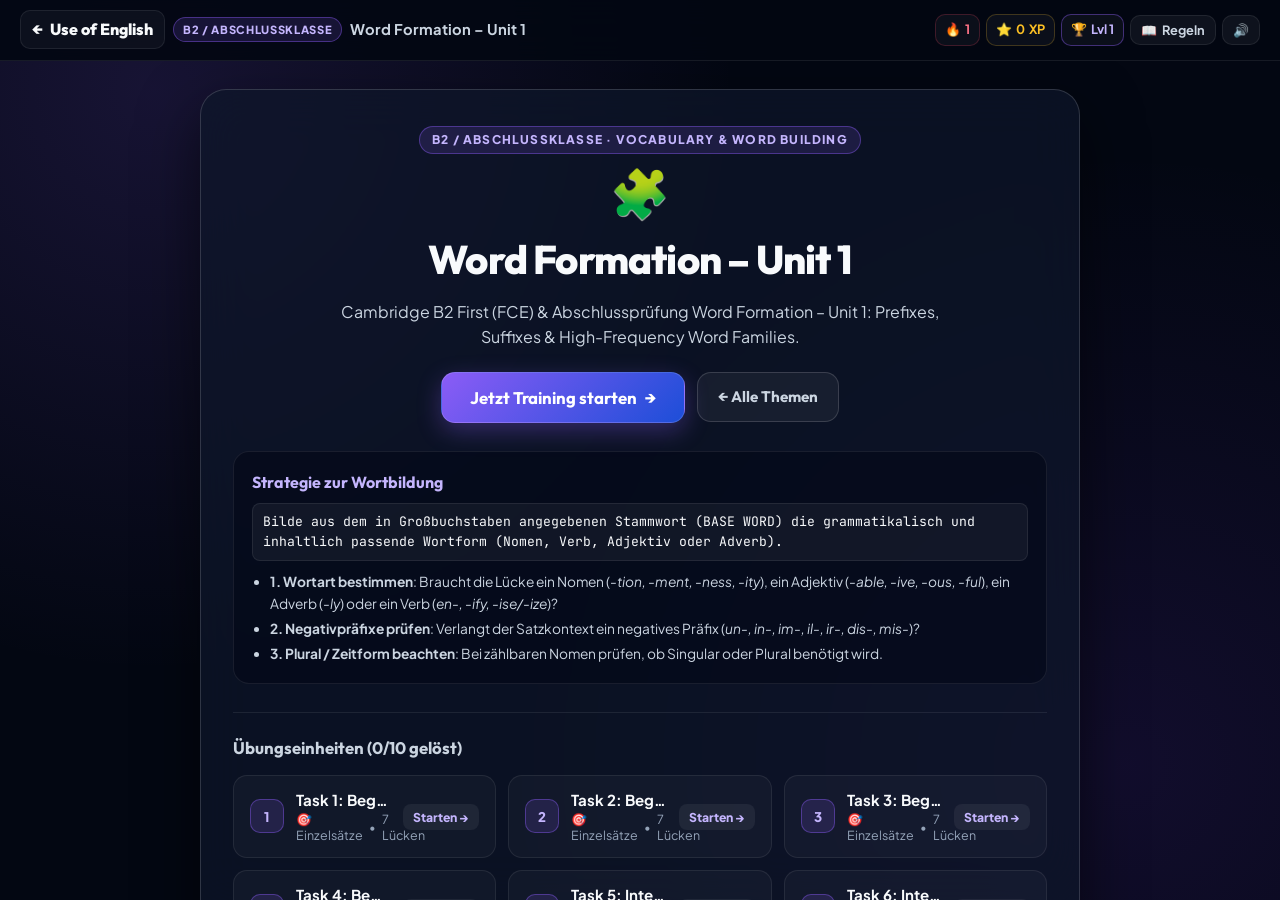
<file: exercise.html>
<!DOCTYPE html>
<html lang="de">
<head>
  <meta charset="UTF-8">
  <meta name="viewport" content="width=device-width, initial-scale=1.0, viewport-fit=cover">
  <meta name="description" content="Use of English – Exam Prep &amp; Skills (B2 Abschlussprüfung · Klasse 10)">
  <title>Use of English · B2 Exam Prep Trainer</title>
  <link rel="stylesheet" href="shared-gamification.css">
  <script src="data/topics-bundle.js" defer></script>
  <script type="module" src="modules/engine.js"></script>
  <script src="modules/standalone-runtime.js" defer></script>
</head>
<body class="gm-trainer-body" data-accent="violet">

  <div id="gm-exercise-app" class="gm-app-shell">

    <!-- 1. UNIFIED FLEX TOPBAR IN NORMAL DOCUMENT FLOW -->
    <header class="app-header gm-topbar">
      <div class="header-left gm-topbar-left">
        <a href="index.html" class="gm-brand-link" title="Zurück zur Use of English Übersicht">
          <span aria-hidden="true">←</span>
          <span>Use of English</span>
        </a>
        <div class="gm-topbar-topic-info">
          <span class="gm-grade-pill" id="gm-header-grade-pill">B2 / Klasse 10</span>
          <span class="gm-topbar-title" id="gm-header-topic-title">Use of English</span>
        </div>
      </div>

      <div class="header-right gm-topbar-right">
        <div class="gm-pill-stat is-streak" title="Tägliche Lernserie">
          <span aria-hidden="true">🔥</span>
          <span id="gm-stat-streak">0</span>
        </div>
        <div class="gm-pill-stat is-xp" title="Gesammelte Erfahrungspunkte">
          <span aria-hidden="true">⭐</span>
          <span id="gm-stat-xp">0</span>
          <span>XP</span>
        </div>
        <div class="gm-pill-stat is-level" title="Aktuelles Level">
          <span aria-hidden="true">🏆</span>
          <span id="gm-stat-level">Lvl 1</span>
        </div>
        <button type="button" class="gm-icon-btn" id="gm-header-rules-btn" title="Grammatik-Regeln einblenden">
          <span aria-hidden="true">📖</span>
          <span>Regeln</span>
        </button>
        <button type="button" class="gm-icon-btn" id="gm-header-mute-btn" title="Ton umschalten" aria-label="Ton umschalten">
          🔊
        </button>
      </div>
    </header>

    <!-- LOADING INDICATOR -->
    <div id="gm-loading-state" class="gm-start-screen">
      <div class="gm-start-card" style="text-align: center;">
        <div class="gm-start-icon">⚡</div>
        <h2 class="gm-start-title" style="font-size: 1.4rem;">Lade Übungsthema …</h2>
        <p class="gm-start-desc">Datensatz wird initialisiert.</p>
      </div>
    </div>

    <!-- 2. CENTERED TOPIC STARTSCREEN -->
    <main id="gm-start-screen" class="gm-start-screen" hidden></main>

    <!-- 3. 100dvh ACTIVE TRAINER STAGE -->
    <main id="gm-trainer-stage" class="gm-trainer-stage" hidden>
      <div class="gm-stage-subheader">
        <div class="gm-stage-subheader-top">
          <div class="gm-stage-title-group">
            <button type="button" class="gm-icon-btn" id="gm-stage-back-btn" title="Zur Themen-Übersicht">
              ← Übersicht
            </button>
            <h1 class="gm-stage-ex-title" id="gm-stage-ex-title">Übung</h1>
          </div>
          <span class="gm-stage-mode-badge" id="gm-stage-mode-badge">🎯 Einzelsätze</span>
        </div>

        <div class="gm-stage-progress-row">
          <div class="gm-stage-progress-track" role="progressbar" aria-valuemin="0" aria-valuemax="100">
            <div class="gm-stage-progress-fill" id="gm-stage-progress-fill"></div>
          </div>
          <span class="gm-stage-progress-text" id="gm-stage-progress-text">0/0 (0%)</span>
        </div>

        <p class="gm-stage-instruction" id="gm-stage-instruction"></p>
      </div>

      <!-- Scroll-contained Workspace (verhindert Body-Scroll im 100dvh-Modus) -->
      <section class="gm-stage-scroll" id="gm-stage-workspace" aria-live="polite"></section>
    </main>

    <!-- 4. FEEDBACK DRAWER & MOBILE-FIRST BOTTOM INPUT DOCK -->
    <div class="gm-bottom-stack">
      <!-- Didaktischer Feedback-Drawer -->
      <aside id="gm-feedback-drawer" class="gm-feedback-drawer" aria-live="polite"></aside>

      <!-- Fixierte Eingabezeile am unteren Bildschirmrand -->
      <footer id="gm-input-dock" class="gm-input-dock" hidden>
        <div class="gm-input-dock-inner">
          <!-- Feste, niemals überlappende Hinweis-Zeile oberhalb des Eingabefelds -->
          <div class="gm-dock-cue-bar" id="gm-dock-cue-bar">
            <div class="gm-dock-cue-left">
              <span class="gm-dock-prompt-badge" id="gm-dock-prompt">
                Vorgabe: <strong>(verb)</strong>
              </span>
              <span class="gm-dock-grammar-badge" id="gm-dock-grammar-hint">
                Grammatik-Hinweis
              </span>
            </div>
            <span class="gm-dock-step-counter" id="gm-dock-step">Lücke 1 / 1</span>
          </div>

          <!-- Eingabefeld (font-size: 16px, autocorrect="off", autocapitalize="off") + Buttons -->
          <div class="gm-dock-controls">
            <input
              type="text"
              id="gm-dock-input"
              class="gm-dock-input"
              placeholder="Antwort eingeben …"
              autocorrect="off"
              autocapitalize="off"
              autocomplete="off"
              spellcheck="false"
              enterkeyhint="done"
              aria-label="Lückentext-Antwort"
            >
            <button
              type="button"
              id="gm-dock-hint-btn"
              class="gm-dock-hint-btn"
              title="Anfangsbuchstaben & Grammatik-Tipp anzeigen (-5 XP)"
            >
              <span aria-hidden="true">💡</span>
              <span>Tipp <small>-5 XP</small></span>
            </button>
            <button
              type="button"
              id="gm-dock-submit-btn"
              class="gm-dock-submit-btn"
              title="Eingabe prüfen (Enter)"
            >
              <span>Prüfen</span>
              <kbd aria-hidden="true">↵</kbd>
            </button>
          </div>
        </div>
      </footer>
    </div>

  </div>

</body>
</html>
</file>
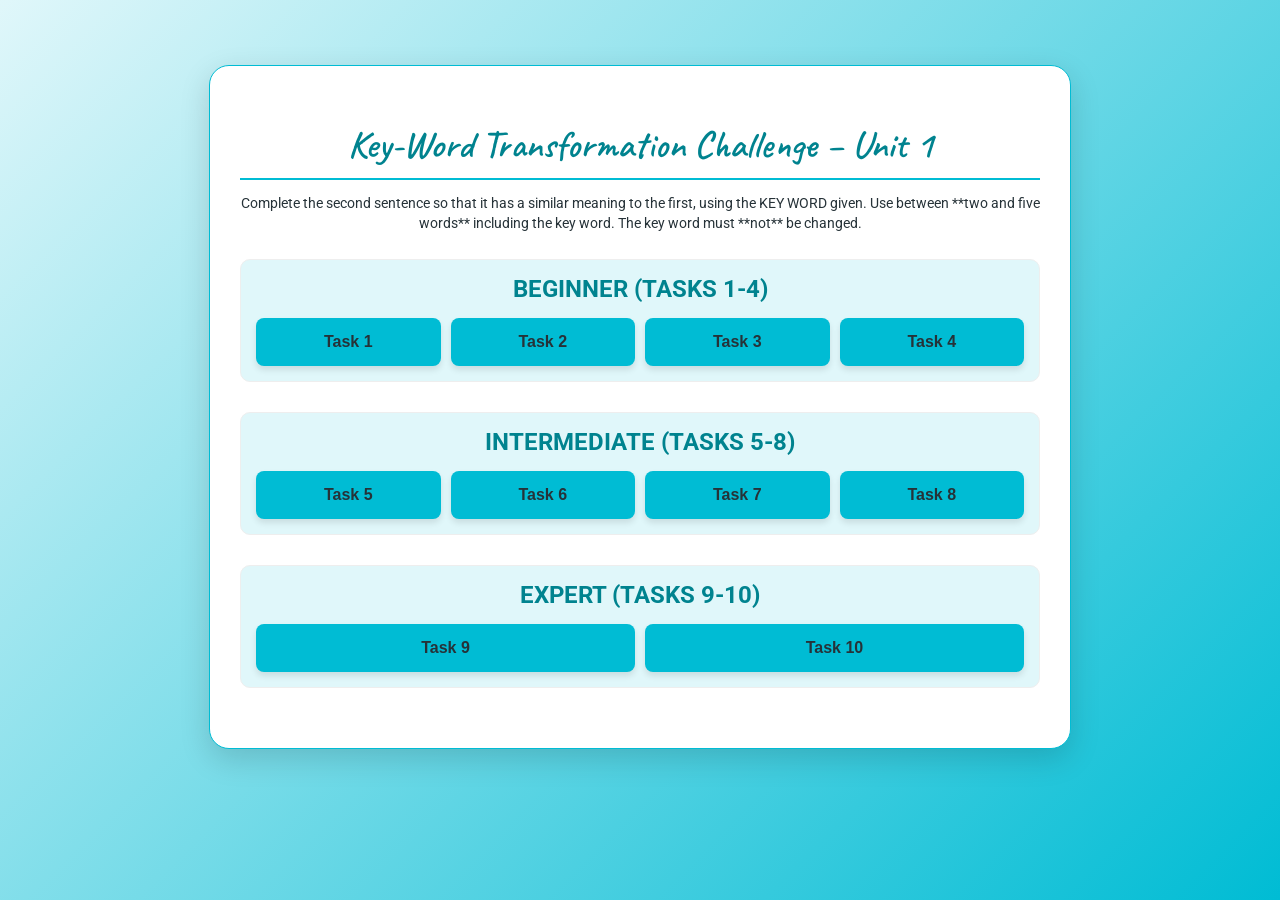
<file: key_word_u1.html>
<!DOCTYPE html>
<html lang="de">
<head>
    <meta charset="UTF-8">
    <meta name="viewport" content="width=device-width, initial-scale=1.0">
    <title>Key-Word Transformation (Unit 1)</title>
    
    <link rel="preconnect" href="https://fonts.googleapis.com">
    <link rel="preconnect" href="https://fonts.gstatic.com" crossorigin>
    <link href="https://fonts.googleapis.com/css2?family=Caveat:wght@600&family=Roboto:wght@400;700&display=swap" rel="stylesheet">

    <style>
        /* Futuristische/Stylische Hellblau-Palette (Unit 1) */
        :root {
            --color-primary: #00bcd4; /* Bright Cyan */
            --color-secondary: #00838f; /* Dark Teal */
            --color-background: #e0f7fa; /* Very Light Cyan */
            --color-text: #263238; /* Dunkelgrau */
            --color-success: #43a047; /* Grün für Korrekt */
            --color-error: #e53935; /* Rot für Fehler */
            --color-card: #ffffff; /* Weiße Kartenbasis */
            --shadow: 0 10px 30px rgba(0,0,0,0.15);
        }
        
        body {
            box-sizing: border-box;
            margin: 0;
            padding: 20px;
            font-family: 'Roboto', sans-serif;
            background: linear-gradient(135deg, var(--color-background) 0%, var(--color-primary) 100%);
            min-height: 100vh;
            display: flex;
            flex-direction: column;
            align-items: center;
        }

        .main-container {
            background: var(--color-card);
            border-radius: 20px;
            padding: 30px;
            box-shadow: var(--shadow);
            max-width: 800px;
            width: 95%;
            margin-top: 5vh;
            border: 1px solid var(--color-primary);
        }

        .title {
            font-family: 'Caveat', cursive;
            font-size: 38px;
            font-weight: 600;
            color: var(--color-secondary);
            margin-bottom: 10px;
            text-align: center; 
            border-bottom: 2px solid var(--color-primary);
            padding-bottom: 10px;
        }

        .instructions {
            text-align: center;
            font-size: 14px;
            color: var(--color-text);
            margin-bottom: 25px;
            line-height: 1.4;
        }
        
        /* MENU STYLING */
        #menuScreen {
            text-align: center;
        }

        .difficulty-group {
            margin-bottom: 30px;
            padding: 15px;
            border: 1px solid #eee;
            border-radius: 10px;
            background-color: var(--color-background);
        }

        .difficulty-title {
            font-size: 1.5em;
            font-weight: 700;
            color: var(--color-secondary);
            margin-bottom: 15px;
            text-transform: uppercase;
        }

        .menu-buttons-grid {
            display: grid;
            grid-template-columns: repeat(auto-fit, minmax(120px, 1fr));
            gap: 10px;
        }

        .task-button {
            background-color: var(--color-primary);
            color: var(--color-text);
            border: none;
            padding: 15px 5px;
            border-radius: 8px;
            font-size: 16px;
            font-weight: 700;
            cursor: pointer;
            transition: all 0.3s;
            box-shadow: 0 4px 6px rgba(0, 0, 0, 0.1);
        }

        .task-button:hover {
            background-color: var(--color-secondary);
            color: white;
            transform: translateY(-2px);
        }

        /* AUFGABEN-STYLING (TASK SCREEN) */
        #taskScreen {
            display: none;
        }

        .task-header {
            display: flex;
            justify-content: space-between;
            align-items: center;
            margin-bottom: 20px;
        }

        .task-title-detail {
            font-size: 1.6em;
            color: var(--color-secondary);
            font-weight: 700;
        }

        .back-button {
            background-color: #9e9e9e; /* Grau */
            color: white;
            border: none;
            padding: 10px 15px;
            border-radius: 8px;
            font-size: 14px;
            cursor: pointer;
            transition: all 0.3s;
        }
        
        /* LÜCKENTEXT STYLING */
        .exercise-list {
            list-style: none;
            padding: 0;
        }

        .exercise-item {
            display: flex;
            flex-direction: column;
            padding: 15px 0;
            border-bottom: 1px dashed #ccc;
            text-align: left;
        }
        
        .exercise-item:last-child {
            border-bottom: none;
        }

        .number {
            font-weight: bold;
            color: var(--color-secondary);
            font-size: 1.2em;
            width: 30px;
            flex-shrink: 0;
            margin-bottom: 10px;
        }

        .original-sentence {
            line-height: 1.6;
            margin-bottom: 10px;
        }

        .transformation {
            display: flex;
            align-items: center;
        }

        .transformation span:first-child {
             padding-right: 5px; /* Abstand vor dem Input */
        }
        
        .transformation span:last-child {
             padding-left: 5px; /* Abstand nach dem Input */
        }

        .gap-input {
            width: 350px; /* Breiter für die Phrasen */
            padding: 8px 12px;
            border: 2px solid #ccc;
            border-radius: 8px;
            font-size: 16px;
            transition: all 0.2s;
            margin-right: 5px;
            margin-left: 5px;
            text-align: center;
        }
        .gap-input:focus {
            outline: none;
            border-color: var(--color-primary);
            box-shadow: 0 0 5px rgba(0, 188, 212, 0.5);
        }
        
        .hint {
            font-weight: bold;
            color: var(--color-secondary);
            font-size: 1.1em;
            width: 120px;
            flex-shrink: 0;
            text-align: right;
            margin-left: 10px;
        }

        /* CHECK BUTTON & FEEDBACK */
        .controls {
            text-align: center;
            padding-top: 20px;
        }

        .check-button {
            background-color: var(--color-secondary);
            color: white;
            border: none;
            padding: 12px 30px;
            border-radius: 10px;
            font-size: 18px;
            font-weight: 700;
            cursor: pointer;
            transition: all 0.3s;
            box-shadow: 0 4px 10px rgba(0, 0, 0, 0.1);
        }

        .check-button:hover {
            background-color: var(--color-primary);
            color: var(--color-text);
            transform: translateY(-2px);
        }

        .result-message {
            margin-top: 20px;
            font-size: 1.1em;
            font-weight: 700;
            padding: 15px;
            border-radius: 8px;
        }

        .result-message.success {
            background-color: #e8f5e9; 
            color: var(--color-success);
        }

        .result-message.failure {
            background-color: #fbe9e7;
            color: var(--color-error);
        }

        /* LÖSUNGSANZEIGE */
        .show-solution {
            text-decoration: underline;
            color: var(--color-primary);
            cursor: pointer;
            margin-left: 15px;
        }
        
        .correct-answer {
            color: var(--color-success);
            font-weight: bold;
            margin-left: 10px;
            display: none;
        }

    </style>
</head>
<body>
    
    <div class="main-container">
        <h1 class="title">Key-Word Transformation Challenge – Unit 1</h1>
        <p class="instructions">Complete the second sentence so that it has a similar meaning to the first, using the KEY WORD given. Use between **two and five words** including the key word. The key word must **not** be changed.</p>

        <!-- MENU SCREEN -->
        <div id="menuScreen">
            
            <div class="difficulty-group">
                <div class="difficulty-title">Beginner (Tasks 1-4)</div>
                <div class="menu-buttons-grid">
                    <button class="task-button" onclick="loadTask(1)">Task 1</button>
                    <button class="task-button" onclick="loadTask(2)">Task 2</button>
                    <button class="task-button" onclick="loadTask(3)">Task 3</button>
                    <button class="task-button" onclick="loadTask(4)">Task 4</button>
                </div>
            </div>

            <div class="difficulty-group">
                <div class="difficulty-title">Intermediate (Tasks 5-8)</div>
                <div class="menu-buttons-grid">
                    <button class="task-button" onclick="loadTask(5)">Task 5</button>
                    <button class="task-button" onclick="loadTask(6)">Task 6</button>
                    <button class="task-button" onclick="loadTask(7)">Task 7</button>
                    <button class="task-button" onclick="loadTask(8)">Task 8</button>
                </div>
            </div>

            <div class="difficulty-group">
                <div class="difficulty-title">Expert (Tasks 9-10)</div>
                <div class="menu-buttons-grid">
                    <button class="task-button" onclick="loadTask(9)">Task 9</button>
                    <button class="task-button" onclick="loadTask(10)">Task 10</button>
                </div>
            </div>
        </div>

        <!-- TASK SCREEN -->
        <div id="taskScreen">
            <div class="task-header">
                <button class="back-button" onclick="showMenu()">← Zurück zur Auswahl</button>
                <div class="task-title-detail" id="currentTaskTitle">Task X - Level Y</div>
            </div>

            <ul class="exercise-list" id="exerciseList">
                <!-- Exercises will be generated here -->
            </ul>

            <div class="controls">
                <button class="check-button" onclick="checkAllAnswers()">Prüfen</button>
                <span class="show-solution" id="solutionButton" onclick="toggleSolutions()">Lösungen anzeigen</span>
                <div class="result-message" id="resultMessage" style="display: none;"></div>
            </div>
        </div>
    </div>

    <script>
        // #######################################################
        // 1. ÜBUNGSDATEN (10 Tasks à 5 Sätze = 50 Transformationen für Unit 1)
        // NEUE STRUKTUR: sentence1 (Original), sentence2_part1 (fester Satzanfang), sentence2_part2 (festes Satzende), answer (Lücke)
        // #######################################################
        const allTasks = {
            // --- BEGINNER TASKS (1-4) ---
            1: {
                level: "Beginner",
                exercises: [
                    { id: 1, sentence1: "He finds it difficult to trust strangers.", sentence2_part1: "He", sentence2_part2: "strangers.", key_word: "LITTLE", answer: "has little trust in" }, // 4 words
                    { id: 2, sentence1: "It is certain that the cost of the project will rise next year.", sentence2_part1: "The cost of the project", sentence2_part2: "next year.", key_word: "BOUND", answer: "is bound to rise" }, // 4 words
                    { id: 3, sentence1: "I regret not having worked harder for my final exam.", sentence2_part1: "", sentence2_part2: "worked harder for my final exam.", key_word: "ONLY", answer: "If only I had" }, // 4 words
                    { id: 4, sentence1: "I wish I hadn't accepted the job offer, it was a mistake.", sentence2_part1: "I wish", sentence2_part2: "the job offer.", key_word: "DOWN", answer: "I hadn't turned down" }, // 4 words
                    { id: 5, sentence1: "The politician was accused of corruption in his dealings.", sentence2_part1: "The politician faced an accusation", sentence2_part2: "in his dealings.", key_word: "INVOLVEMENT", answer: "of involvement in" } // 4 words
                ]
            },
            2: {
                level: "Beginner",
                exercises: [
                    { id: 1, sentence1: "She is not interested in reading any long novels.", sentence2_part1: "She", sentence2_part2: "reading any long novels.", key_word: "KEEN", answer: "is not keen on" }, // 4 words
                    { id: 2, sentence1: "The only reason they won was because of the late goal.", sentence2_part1: "They would not have won", sentence2_part2: "the late goal.", key_word: "BUT", answer: "but for" }, // 2 words
                    { id: 3, sentence1: "The manager's absence was noticed immediately by everyone.", sentence2_part1: "Everyone", sentence2_part2: "notice the manager's absence.", key_word: "FAIL", answer: "did not fail to" }, // 4 words
                    { id: 4, sentence1: "It looks as if it's going to rain any minute now.", sentence2_part1: "It", sentence2_part2: "rain any minute now.", key_word: "ABOUT", answer: "is about to" }, // 3 words
                    { id: 5, sentence1: "The team could not manage to win the final game.", sentence2_part1: "The team", sentence2_part2: "winning the final game.", key_word: "SUCCEED", answer: "did not succeed in" } // 4 words
                ]
            },
            3: {
                level: "Beginner",
                exercises: [
                    { id: 1, sentence1: "He rarely shows any feeling or emotion when he speaks.", sentence2_part1: "He", sentence2_part2: "any emotion when he speaks.", key_word: "SELDOM", answer: "seldom shows" }, // 2 words
                    { id: 2, sentence1: "I regret spending so much money on unnecessary gadgets.", sentence2_part1: "", sentence2_part2: "spent so much money on unnecessary gadgets.", key_word: "SPENT", answer: "I wish I hadn't" }, // 4 words
                    { id: 3, sentence1: "The students were unable to grasp the complexity of the subject.", sentence2_part1: "The complexity of the subject", sentence2_part2: "grasp.", key_word: "BEYOND", answer: "was beyond the students'" }, // 4 words
                    { id: 4, sentence1: "He has never questioned the validity of the contract.", sentence2_part1: "He", sentence2_part2: "the validity of the contract.", key_word: "INTO", answer: "has never looked into" }, // 4 words
                    { id: 5, sentence1: "It wasn't necessary for you to wait for me after the meeting.", sentence2_part1: "You", sentence2_part2: "for me after the meeting.", key_word: "HAVE", answer: "needn't have waited" } // 3 words
                ]
            },
            4: {
                level: "Beginner",
                exercises: [
                    { id: 1, sentence1: "I don't think they will resist the pressure from the media.", sentence2_part1: "I don't think they", sentence2_part2: "the pressure from the media.", key_word: "STAND", answer: "will stand up to" }, // 4 words
                    { id: 2, sentence1: "I have never seen such a stunningly diverse landscape before.", sentence2_part1: "This is", sentence2_part2: "diverse landscape I have ever seen.", key_word: "MOST", answer: "the most stunningly" }, // 3 words
                    { id: 3, sentence1: "It took them a week to analyse all the data from the experiment.", sentence2_part1: "They carried out", sentence2_part2: "of all the data in a week.", key_word: "ANALYSIS", answer: "an analysis" }, // 2 words
                    { id: 4, sentence1: "The committee has already decided on the date of the next meeting.", sentence2_part1: "The committee", sentence2_part2: "their minds about the date of the next meeting.", key_word: "MADE", answer: "has already made up" }, // 4 words
                    { id: 5, sentence1: "The economic downturn seems unlikely to end soon.", sentence2_part1: "There", sentence2_part2: "of the economic downturn ending soon.", key_word: "SIGN", answer: "is no sign" } // 3 words
                ]
            },
            
            // --- INTERMEDIATE TASKS (5-8) ---
            5: {
                level: "Intermediate",
                exercises: [
                    { id: 1, sentence1: "Everyone thinks he is going to resign because of the scandal.", sentence2_part1: "He", sentence2_part2: "because of the scandal.", key_word: "EXPECTED", answer: "is expected to resign" }, // 4 words
                    { id: 2, sentence1: "It's a good idea to research the topic thoroughly before writing the essay.", sentence2_part1: "I", sentence2_part2: "the topic thoroughly before writing the essay.", key_word: "WOULD", answer: "would research" }, // 2 words
                    { id: 3, sentence1: "The two sides failed to reach an agreement despite long negotiations.", sentence2_part1: "The negotiations did not manage to", sentence2_part2: ".", key_word: "BREAK", answer: "reach a break" }, // 3 words
                    { id: 4, sentence1: "I wish I had been more passionate about my studies at school.", sentence2_part1: "I wish I", sentence2_part2: "about my studies at school.", key_word: "PASSION", answer: "had had more passion" }, // 4 words
                    { id: 5, sentence1: "You must not forget to lock the main door before you leave.", sentence2_part1: "You", sentence2_part2: "lock the main door before you leave.", key_word: "FAIL", answer: "must not fail to" } // 4 words
                ]
            },
            8: {
                level: "Intermediate",
                exercises: [
                    { id: 1, sentence1: "We can only solve this problem if we cooperate fully.", sentence2_part1: "We", sentence2_part2: "we cooperate fully.", key_word: "UNLESS", answer: "cannot solve this unless" }, // 4 words
                    { id: 2, sentence1: "The old church is believed to have been built 500 years ago.", sentence2_part1: "It", sentence2_part2: "built 500 years ago.", key_word: "BEEN", answer: "is believed to have been" }, // 5 words
                    { id: 3, sentence1: "I wish I had been informed about the decision earlier.", sentence2_part1: "", sentence2_part2: "informed about the decision earlier.", key_word: "WOULD", answer: "I would have been" }, // 4 words
                    { id: 4, sentence1: "It would be an injustice if he didn't get the promotion.", sentence2_part1: "He", sentence2_part2: "promotion.", key_word: "DESERVE", answer: "deserves to get the" }, // 4 words
                    { id: 5, sentence1: "You must drive carefully because the roads are icy.", sentence2_part1: "You must drive carefully", sentence2_part2: "the icy roads.", key_word: "ACCOUNT", answer: "on account of" } // 3 words
                ]
            },

            // --- EXPERT TASKS (9-10) ---
            9: {
                level: "Expert",
                exercises: [
                    { id: 1, sentence1: "It's difficult to accept that the company is failing after so many years.", sentence2_part1: "It's difficult to", sentence2_part2: "that the company is failing after so many years.", key_word: "COME", answer: "come to terms with" }, // 4 words
                    { id: 2, sentence1: "They established the foundation with the aim of helping the poor.", sentence2_part1: "The", sentence2_part2: "was to help the poor.", key_word: "PURPOSE", answer: "purpose of the foundation" }, // 4 words
                    { id: 3, sentence1: "I don't think it is likely that he will change his mind now.", sentence2_part1: "", sentence2_part2: "he will change his mind now.", key_word: "DOUBT", answer: "I doubt whether" }, // 3 words
                    { id: 4, sentence1: "Only after two hours did we finally manage to negotiate the deal.", sentence2_part1: "The deal", sentence2_part2: "two hours.", key_word: "NEGOTIATED", answer: "was finally negotiated after" }, // 4 words
                    { id: 5, sentence1: "The children were very enthusiastic about the school trip.", sentence2_part1: "The children", sentence2_part2: "the school trip.", key_word: "ENTHUSIASM", answer: "showed great enthusiasm for" } // 4 words
                ]
            },
            10: {
                level: "Expert",
                exercises: [
                    { id: 1, sentence1: "I really want you to take this opportunity for a leadership role.", sentence2_part1: "", sentence2_part2: "take this opportunity for a leadership role.", key_word: "WISH", answer: "I wish you would" }, // 4 words
                    { id: 2, sentence1: "The politician managed to escape any serious consequences for his corruption.", sentence2_part1: "The politician", sentence2_part2: "corruption.", key_word: "AWAY", answer: "got away with his" }, // 4 words
                    { id: 3, sentence1: "The scientist explained that the results were not completely unexpected.", sentence2_part1: "The scientist explained that the results", sentence2_part2: "expectations.", key_word: "LINE", answer: "were in line with" }, // 4 words
                    { id: 4, sentence1: "The committee said that the decision was final and could not be reversed.", sentence2_part1: "The committee said there was", sentence2_part2: "in reversing the decision.", key_word: "NO", answer: "no possibility" }, // 3 words
                    { id: 5, sentence1: "I was extremely surprised when he won the award.", sentence2_part1: "The news that he won the award", sentence2_part2: "surprise.", key_word: "CAME", answer: "came as a great" } // 4 words
                ]
            }
        };

        let currentTaskData = [];
        let currentTaskID = 0;
        
        const menuScreen = document.getElementById('menuScreen');
        const taskScreen = document.getElementById('taskScreen');
        const exerciseList = document.getElementById('exerciseList');
        const currentTaskTitle = document.getElementById('currentTaskTitle');
        const resultMessage = document.getElementById('resultMessage');

        // #######################################################
        // 2. STEUERUNG
        // #######################################################
        
        function showMenu() {
            menuScreen.style.display = 'block';
            taskScreen.style.display = 'none';
            resultMessage.style.display = 'none';
        }

        function loadTask(taskID) {
            currentTaskID = taskID;
            const task = allTasks[taskID];
            currentTaskData = task.exercises;
            
            // Bestimmt das Level für die Anzeige
            let level;
            if (taskID >= 1 && taskID <= 4) level = "Beginner";
            else if (taskID >= 5 && taskID <= 8) level = "Intermediate";
            else level = "Expert";

            currentTaskTitle.textContent = `Task ${taskID} - ${level}`;
            
            // RENDERING MIT NEUER DREI-TEILIGER SATZSTRUKTUR
            exerciseList.innerHTML = currentTaskData.map(ex => {
                return `
                    <li class="exercise-item">
                        <span class="number">${ex.id}.</span>
                        <span class="original-sentence">${ex.sentence1}</span>
                        <div class="transformation">
                            <span>${ex.sentence2_part1}</span>
                            <input type="text" id="input-${ex.id}" class="gap-input" data-id="${ex.id}" placeholder="${ex.key_word} muss enthalten sein">
                            <span>${ex.sentence2_part2}</span>
                            <span class="hint">(${ex.key_word})</span>
                        </div>
                        <span id="solution-${ex.id}" class="correct-answer">Lösung: ${ex.answer.split(' ').length} Wörter, inkl. KEY WORD. Korrekt: ${ex.answer}</span>
                    </li>
                `;
            }).join('');

            // Ansicht wechseln und Lösungen verstecken
            menuScreen.style.display = 'none';
            taskScreen.style.display = 'block';
            toggleSolutions(true); // Versteckt Lösungen beim Start des Tasks
            resultMessage.style.display = 'none';
        }

        // #######################################################
        // 3. LOGIK UND PRÜFUNG (Unverändert, da die Logik bereits korrekt war)
        // #######################################################

        function checkAllAnswers() {
            let correctCount = 0;
            const totalCount = currentTaskData.length;
            const rootStyles = getComputedStyle(document.documentElement);
            const varColorSuccess = rootStyles.getPropertyValue('--color-success');
            const varColorError = rootStyles.getPropertyValue('--color-error');

            currentTaskData.forEach(ex => {
                const inputElement = document.getElementById(`input-${ex.id}`);
                const userAnswer = inputElement.value.trim().toLowerCase();
                const correctAnswer = ex.answer.toLowerCase();
                
                // Styling zurücksetzen
                inputElement.style.borderColor = '#ccc';

                const isCorrect = (userAnswer === correctAnswer); 

                if (isCorrect) {
                    correctCount++;
                    inputElement.style.borderColor = varColorSuccess;
                } else if (userAnswer.length > 0) {
                    inputElement.style.borderColor = varColorError;
                }
            });

            // Ergebnis anzeigen
            resultMessage.style.display = 'block';
            resultMessage.textContent = `Ergebnis für Task ${currentTaskID}: ${correctCount} von ${totalCount} korrekt.`;

            if (correctCount === totalCount) {
                resultMessage.className = 'result-message success';
                resultMessage.textContent = `Perfekt! Task ${currentTaskID} vollständig korrekt gelöst.`;
            } else {
                resultMessage.className = 'result-message failure';
            }
        }
        
        function toggleSolutions(hideOnly = false) {
            const solutionSpans = document.querySelectorAll('.correct-answer');
            const button = document.getElementById('solutionButton');
            
            let isHidden = solutionSpans.length > 0 && (solutionSpans[0].style.display === 'none' || solutionSpans[0].style.display === '');

            if (hideOnly) {
                solutionSpans.forEach(span => span.style.display = 'none');
                button.textContent = 'Lösungen anzeigen';
                return;
            }

            if (isHidden) {
                solutionSpans.forEach(span => span.style.display = 'block');
                button.textContent = 'Lösungen verbergen';
            } else {
                solutionSpans.forEach(span => span.style.display = 'none');
                button.textContent = 'Lösungen anzeigen';
            }
        }

        // #######################################################
        // 4. INITIALISIERUNG
        // #######################################################
        
        window.onload = () => {
             showMenu();
        }
    </script>
</body>
</html>
</file>
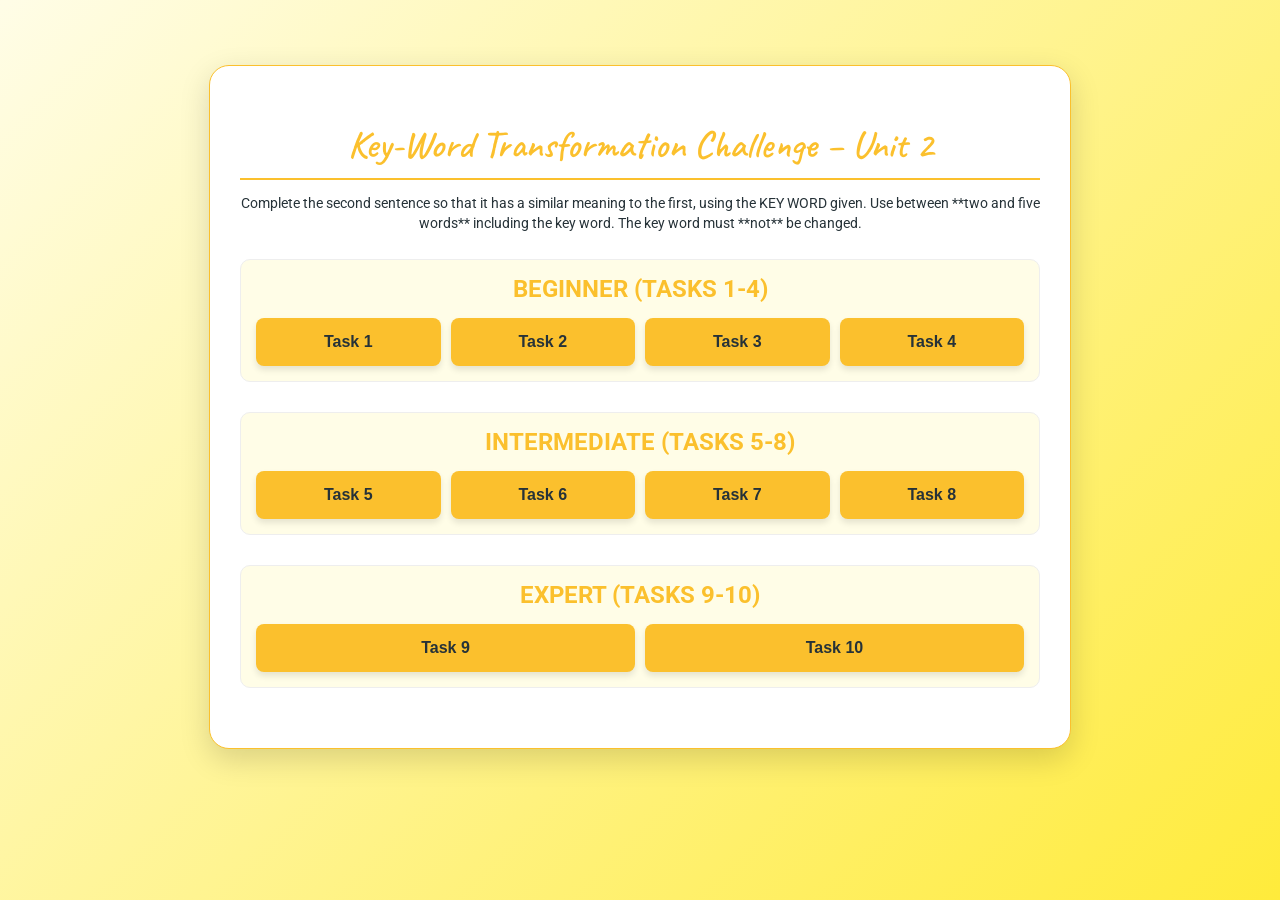
<file: key_word_u2.html>
<!DOCTYPE html>
<html lang="de">
<head>
    <meta charset="UTF-8">
    <meta name="viewport" content="width=device-width, initial-scale=1.0">
    <title>Key-Word Transformation (Unit 2)</title>
    
    <link rel="preconnect" href="https://fonts.googleapis.com">
    <link rel="preconnect" href="https://fonts.gstatic.com" crossorigin>
    <link href="https://fonts.googleapis.com/css2?family=Caveat:wght@600&family=Roboto:wght@400;700&display=swap" rel="stylesheet">

    <style>
        /* Futuristische/Stylische Gelb-Palette (Unit 2) */
        :root {
            --color-primary: #ffeb3b; /* Helles Gelb */
            --color-secondary: #fbc02d; /* Dunkles Goldgelb */
            --color-background: #fffde7; /* Sehr helles Creme-Gelb */
            --color-text: #263238; /* Dunkelgrau */
            --color-success: #43a047; /* Grün für Korrekt */
            --color-error: #e53935; /* Rot für Fehler */
            --color-card: #ffffff; /* Weiße Kartenbasis */
            --shadow: 0 10px 30px rgba(0,0,0,0.15);
        }
        
        body {
            box-sizing: border-box;
            margin: 0;
            padding: 20px;
            font-family: 'Roboto', sans-serif;
            background: linear-gradient(135deg, var(--color-background) 0%, var(--color-primary) 100%);
            min-height: 100vh;
            display: flex;
            flex-direction: column;
            align-items: center;
        }

        .main-container {
            background: var(--color-card);
            border-radius: 20px;
            padding: 30px;
            box-shadow: var(--shadow);
            max-width: 800px;
            width: 95%;
            margin-top: 5vh;
            border: 1px solid var(--color-secondary);
        }

        .title {
            font-family: 'Caveat', cursive;
            font-size: 38px;
            font-weight: 600;
            color: var(--color-secondary);
            margin-bottom: 10px;
            text-align: center; 
            border-bottom: 2px solid var(--color-secondary);
            padding-bottom: 10px;
        }

        .instructions {
            text-align: center;
            font-size: 14px;
            color: var(--color-text);
            margin-bottom: 25px;
            line-height: 1.4;
        }
        
        /* MENU STYLING */
        #menuScreen {
            text-align: center;
        }

        .difficulty-group {
            margin-bottom: 30px;
            padding: 15px;
            border: 1px solid #eee;
            border-radius: 10px;
            background-color: var(--color-background);
        }

        .difficulty-title {
            font-size: 1.5em;
            font-weight: 700;
            color: var(--color-secondary);
            margin-bottom: 15px;
            text-transform: uppercase;
        }

        .menu-buttons-grid {
            display: grid;
            grid-template-columns: repeat(auto-fit, minmax(120px, 1fr));
            gap: 10px;
        }

        .task-button {
            background-color: var(--color-secondary);
            color: var(--color-text);
            border: none;
            padding: 15px 5px;
            border-radius: 8px;
            font-size: 16px;
            font-weight: 700;
            cursor: pointer;
            transition: all 0.3s;
            box-shadow: 0 4px 6px rgba(0, 0, 0, 0.1);
        }

        .task-button:hover {
            background-color: var(--color-primary);
            color: var(--color-text);
            transform: translateY(-2px);
        }

        /* AUFGABEN-STYLING (TASK SCREEN) */
        #taskScreen {
            display: none;
        }

        .task-header {
            display: flex;
            justify-content: space-between;
            align-items: center;
            margin-bottom: 20px;
        }

        .task-title-detail {
            font-size: 1.6em;
            color: var(--color-secondary);
            font-weight: 700;
        }

        .back-button {
            background-color: #9e9e9e; /* Grau */
            color: white;
            border: none;
            padding: 10px 15px;
            border-radius: 8px;
            font-size: 14px;
            cursor: pointer;
            transition: all 0.3s;
        }
        
        /* LÜCKENTEXT STYLING */
        .exercise-list {
            list-style: none;
            padding: 0;
        }

        .exercise-item {
            display: flex;
            flex-direction: column;
            padding: 15px 0;
            border-bottom: 1px dashed #ccc;
            text-align: left;
        }
        
        .exercise-item:last-child {
            border-bottom: none;
        }

        .number {
            font-weight: bold;
            color: var(--color-secondary);
            font-size: 1.2em;
            width: 30px;
            flex-shrink: 0;
            margin-bottom: 10px;
        }

        .original-sentence {
            line-height: 1.6;
            margin-bottom: 10px;
        }

        .transformation {
            display: flex;
            align-items: center;
        }

        .transformation span:first-child {
             padding-right: 5px; /* Abstand vor dem Input */
        }
        
        .transformation span:last-child {
             padding-left: 5px; /* Abstand nach dem Input */
        }

        .gap-input {
            width: 350px; 
            padding: 8px 12px;
            border: 2px solid #ccc;
            border-radius: 8px;
            font-size: 16px;
            transition: all 0.2s;
            margin-right: 5px;
            margin-left: 5px;
            text-align: center;
        }
        .gap-input:focus {
            outline: none;
            border-color: var(--color-secondary);
            box-shadow: 0 0 5px rgba(251, 192, 45, 0.5);
        }
        
        .hint {
            font-weight: bold;
            color: var(--color-secondary);
            font-size: 1.1em;
            width: 120px;
            flex-shrink: 0;
            text-align: right;
            margin-left: 10px;
        }

        /* CHECK BUTTON & FEEDBACK */
        .controls {
            text-align: center;
            padding-top: 20px;
        }

        .check-button {
            background-color: var(--color-secondary);
            color: white;
            border: none;
            padding: 12px 30px;
            border-radius: 10px;
            font-size: 18px;
            font-weight: 700;
            cursor: pointer;
            transition: all 0.3s;
            box-shadow: 0 4px 10px rgba(0, 0, 0, 0.1);
        }

        .check-button:hover {
            background-color: var(--color-primary);
            color: var(--color-text);
            transform: translateY(-2px);
        }

        .result-message {
            margin-top: 20px;
            font-size: 1.1em;
            font-weight: 700;
            padding: 15px;
            border-radius: 8px;
        }

        .result-message.success {
            background-color: #e8f5e9; 
            color: var(--color-success);
        }

        .result-message.failure {
            background-color: #fbe9e7;
            color: var(--color-error);
        }

        /* LÖSUNGSANZEIGE */
        .show-solution {
            text-decoration: underline;
            color: var(--color-secondary);
            cursor: pointer;
            margin-left: 15px;
        }
        
        .correct-answer {
            color: var(--color-success);
            font-weight: bold;
            margin-left: 10px;
            display: none;
        }

    </style>
</head>
<body>
    
    <div class="main-container">
        <h1 class="title">Key-Word Transformation Challenge – Unit 2</h1>
        <p class="instructions">Complete the second sentence so that it has a similar meaning to the first, using the KEY WORD given. Use between **two and five words** including the key word. The key word must **not** be changed.</p>

        <!-- MENU SCREEN -->
        <div id="menuScreen">
            
            <div class="difficulty-group">
                <div class="difficulty-title">Beginner (Tasks 1-4)</div>
                <div class="menu-buttons-grid">
                    <button class="task-button" onclick="loadTask(1)">Task 1</button>
                    <button class="task-button" onclick="loadTask(2)">Task 2</button>
                    <button class="task-button" onclick="loadTask(3)">Task 3</button>
                    <button class="task-button" onclick="loadTask(4)">Task 4</button>
                </div>
            </div>

            <div class="difficulty-group">
                <div class="difficulty-title">Intermediate (Tasks 5-8)</div>
                <div class="menu-buttons-grid">
                    <button class="task-button" onclick="loadTask(5)">Task 5</button>
                    <button class="task-button" onclick="loadTask(6)">Task 6</button>
                    <button class="task-button" onclick="loadTask(7)">Task 7</button>
                    <button class="task-button" onclick="loadTask(8)">Task 8</button>
                </div>
            </div>

            <div class="difficulty-group">
                <div class="difficulty-title">Expert (Tasks 9-10)</div>
                <div class="menu-buttons-grid">
                    <button class="task-button" onclick="loadTask(9)">Task 9</button>
                    <button class="task-button" onclick="loadTask(10)">Task 10</button>
                </div>
            </div>
        </div>

        <!-- TASK SCREEN -->
        <div id="taskScreen">
            <div class="task-header">
                <button class="back-button" onclick="showMenu()">← Zurück zur Auswahl</button>
                <div class="task-title-detail" id="currentTaskTitle">Task X - Level Y</div>
            </div>

            <ul class="exercise-list" id="exerciseList">
                <!-- Exercises will be generated here -->
            </ul>

            <div class="controls">
                <button class="check-button" onclick="checkAllAnswers()">Prüfen</button>
                <span class="show-solution" id="solutionButton" onclick="toggleSolutions()">Lösungen anzeigen</span>
                <div class="result-message" id="resultMessage" style="display: none;"></div>
            </div>
        </div>
    </div>

    <script>
        // #######################################################
        // 1. ÜBUNGSDATEN (10 Tasks à 5 Sätze = 50 Transformationen für Unit 2)
        // KORRIGIERTE STRUKTUR
        // #######################################################
        const allTasks = {
            // --- BEGINNER TASKS (1-4) ---
            1: {
                level: "Beginner",
                exercises: [
                    { id: 1, sentence1: "The management refused to consider the new proposal.", sentence2_part1: "The new proposal", sentence2_part2: "the management.", key_word: "DOWN", answer: "was turned down by" }, // 4 words
                    { id: 2, sentence1: "His dedication to his work is something I greatly admire.", sentence2_part1: "I really", sentence2_part2: "for his work ethic.", key_word: "LOOK", answer: "look up to him" }, // 4 words
                    { id: 3, sentence1: "It's highly unlikely that she will change her mind now.", sentence2_part1: "There", sentence2_part2: "her changing her mind now.", key_word: "LIKELIHOOD", answer: "is little likelihood of" }, // 4 words
                    { id: 4, sentence1: "The storm was so violent that the damage was completely unexpected.", sentence2_part1: "We", sentence2_part2: "the violence of the storm.", key_word: "TAKEN", answer: "were taken aback by" }, // 4 words
                    { id: 5, sentence1: "You must contact me immediately if you have any trouble.", sentence2_part1: "You must", sentence2_part2: "me immediately if you have any trouble.", key_word: "TOUCH", answer: "get in touch with" } // 4 words
                ]
            },
            2: {
                level: "Beginner",
                exercises: [
                    { id: 1, sentence1: "I hate it when people are late for important meetings.", sentence2_part1: "I", sentence2_part2: "late for important meetings.", key_word: "STAND", answer: "can't stand people being" }, // 4 words
                    { id: 2, sentence1: "It's important that you sign the form before leaving the office.", sentence2_part1: "You", sentence2_part2: "to sign the form before leaving the office.", key_word: "MUST", answer: "must remember" }, // 3 words
                    { id: 3, sentence1: "She has been involved in the reform project since the beginning.", sentence2_part1: "She", sentence2_part2: "in the reform project since the beginning.", key_word: "PART", answer: "has been taking part" }, // 4 words
                    { id: 4, sentence1: "They offered him the job despite his lack of experience in the field.", sentence2_part1: "They offered him the job", sentence2_part2: "in the field.", key_word: "SPITE", answer: "in spite of his" }, // 4 words
                    { id: 5, sentence1: "The impressive nature of the discovery was recognized globally.", sentence2_part1: "The discovery", sentence2_part2: "that was recognized globally.", key_word: "IMPRESSIVE", answer: "was an impressive" } // 3 words
                ]
            },
            3: {
                level: "Beginner",
                exercises: [
                    { id: 1, sentence1: "We haven't received any impressive news from the capital yet.", sentence2_part1: "There", sentence2_part2: "news from the capital yet.", key_word: "LITTLE", answer: "has been little" }, // 3 words
                    { id: 2, sentence1: "We might visit the exhibition, depending on the opening hours.", sentence2_part1: "Whether we visit the exhibition", sentence2_part2: "the opening hours.", key_word: "UP", answer: "is up to" }, // 3 words
                    { id: 3, sentence1: "She is dedicated to her job, which everyone notices.", sentence2_part1: "Everyone notices", sentence2_part2: "job.", key_word: "DEDICATION", answer: "her dedication to her" }, // 4 words
                    { id: 4, sentence1: "The construction of the new school should be finished by next spring.", sentence2_part1: "The new school construction", sentence2_part2: "by next spring.", key_word: "HAVE", answer: "should have finished" }, // 3 words
                    { id: 5, sentence1: "It was a mistake for me to trust his commitment to the project.", sentence2_part1: "", sentence2_part2: "his commitment to the project.", key_word: "SHOULD", answer: "I shouldn't have trusted" } // 4 words
                ]
            },
            4: {
                level: "Beginner",
                exercises: [
                    { id: 1, sentence1: "The final decision will be made by the committee next week.", sentence2_part1: "The committee will", sentence2_part2: "the final decision next week.", key_word: "MAKE", answer: "make" }, // 1 word
                    { id: 2, sentence1: "We were completely unaware of the extent of his involvement.", sentence2_part1: "We", sentence2_part2: "his involvement.", key_word: "KNEW", answer: "knew nothing about" }, // 3 words
                    { id: 3, sentence1: "They will probably accept your idea without any argument.", sentence2_part1: "They", sentence2_part2: "accept your idea without any argument.", key_word: "LIKELY", answer: "are likely to" }, // 3 words
                    { id: 4, sentence1: "He rarely makes a promise that he doesn't keep.", sentence2_part1: "It", sentence2_part2: "that he makes a promise he doesn't keep.", key_word: "SELDOM", answer: "is seldom" }, // 2 words
                    { id: 5, sentence1: "Could you please explain this concept to me more clearly?", sentence2_part1: "Could you", sentence2_part2: "this concept?", key_word: "CLARIFICATION", answer: "give me clarification on" } // 4 words
                ]
            },
            
            // --- INTERMEDIATE TASKS (5-8) ---
            5: {
                level: "Intermediate",
                exercises: [
                    { id: 1, sentence1: "His confidence meant he never hesitated when speaking in public.", sentence2_part1: "He", sentence2_part2: "confidence when speaking in public.", key_word: "LACK", answer: "did not lack" }, // 3 words
                    { id: 2, sentence1: "I had to read the whole report to get an insight into the company's problems.", sentence2_part1: "It was", sentence2_part2: "did I get an insight into the company's problems.", key_word: "ONLY", answer: "only by reading" }, // 3 words
                    { id: 3, sentence1: "I found the way he spoke rather impressive.", sentence2_part1: "I", sentence2_part2: "the way he spoke.", key_word: "IMPRESSED", answer: "was impressed by" }, // 3 words
                    { id: 4, sentence1: "The success of the experiment depends on the weather conditions.", sentence2_part1: "The success of the experiment", sentence2_part2: "the weather conditions.", key_word: "UP", answer: "is up to" }, // 3 words
                    { id: 5, sentence1: "I have no idea why she decided to give up her involvement in the group.", sentence2_part1: "The", sentence2_part2: "her decision to give up her involvement in the group is unknown.", key_word: "BEHIND", answer: "reason behind" } // 2 words
                ]
            },
            6: {
                level: "Intermediate",
                exercises: [
                    { id: 1, sentence1: "It's been a long time since I last talked to her about the reform.", sentence2_part1: "I", sentence2_part2: "about the reform for a long time.", key_word: "TOUCH", answer: "have not been in touch" }, // 5 words
                    { id: 2, sentence1: "They have postponed the meeting until next month.", sentence2_part1: "The meeting", sentence2_part2: "until next month.", key_word: "OFF", answer: "has been put off" }, // 4 words
                    { id: 3, sentence1: "She started working on the construction project immediately after graduating.", sentence2_part1: "She", sentence2_part2: "the construction project immediately after graduating.", key_word: "SET", answer: "set out on" }, // 3 words
                    { id: 4, sentence1: "The only thing he committed to was writing the introduction.", sentence2_part1: "He committed to", sentence2_part2: "writing the introduction.", key_word: "NOTHING", answer: "nothing but" }, // 2 words
                    { id: 5, sentence1: "You must accept the fact that your plans are unpredictable.", sentence2_part1: "You must", sentence2_part2: "the unpredictability of your plans.", key_word: "COME", answer: "come to terms with" } // 4 words
                ]
            },
            7: {
                level: "Intermediate",
                exercises: [
                    { id: 1, sentence1: "It is necessary for us to understand the gravity of the situation.", sentence2_part1: "We", sentence2_part2: "the gravity of the situation.", key_word: "MUST", answer: "must understand" }, // 2 words
                    { id: 2, sentence1: "I didn't expect the exhibition to be so full of impressive artwork.", sentence2_part1: "The exhibition", sentence2_part2: "I had expected.", key_word: "MORE", answer: "was more impressive than" }, // 4 words
                    { id: 3, sentence1: "She wasn't able to achieve her goals without his commitment.", sentence2_part1: "It was his commitment that", sentence2_part2: "achieve her goals.", key_word: "IT", answer: "made it possible to" }, // 4 words
                    { id: 4, sentence1: "The manager insisted on all employees arriving on time for the meeting.", sentence2_part1: "The manager", sentence2_part2: "that all employees arrived on time for the meeting.", key_word: "INSISTED", answer: "insisted" }, // 1 word
                    { id: 5, sentence1: "I find it easy to accept that I was wrong about the timetable.", sentence2_part1: "I have", sentence2_part2: "being wrong about the timetable.", key_word: "TERMS", answer: "come to terms with" } // 4 words
                ]
            },
            8: {
                level: "Intermediate",
                exercises: [
                    { id: 1, sentence1: "They are currently building a new commercial development near the harbour.", sentence2_part1: "A new commercial development", sentence2_part2: "near the harbour.", key_word: "BEING", answer: "is being built" }, // 3 words
                    { id: 2, sentence1: "They have officially accepted the invitation to the ceremony.", sentence2_part1: "They have", sentence2_part2: "the invitation to the ceremony.", key_word: "ACCEPTANCE", answer: "given their acceptance of" }, // 4 words
                    { id: 3, sentence1: "He said that he was unaware of the new safety regulations.", sentence2_part1: "He said he", sentence2_part2: "the new safety regulations.", key_word: "KNEW", answer: "knew nothing about" }, // 3 words
                    { id: 4, sentence1: "I felt like I was being watched the whole time during the interview.", sentence2_part1: "I", sentence2_part2: "of being watched the whole time during the interview.", key_word: "SENSE", answer: "had a sense" }, // 3 words
                    { id: 5, sentence1: "The unexpected snowfall meant we had to cancel the trip.", sentence2_part1: "The trip was cancelled", sentence2_part2: "the unexpected snowfall.", key_word: "OF", answer: "on account of" } // 3 words
                ]
            },

            // --- EXPERT TASKS (9-10) ---
            9: {
                level: "Expert",
                exercises: [
                    { id: 1, sentence1: "We must ensure that the equipment is functional before the presentation.", sentence2_part1: "We", sentence2_part2: "the equipment is functional before the presentation.", key_word: "MAKE", answer: "must make sure" }, // 3 words
                    { id: 2, sentence1: "He said the company would not accept the reform under any circumstances.", sentence2_part1: "He said", sentence2_part2: "would the company accept the reform.", key_word: "TERMS", answer: "on no terms" }, // 3 words
                    { id: 3, sentence1: "The sudden failure of the power supply caused immediate chaos.", sentence2_part1: "The sudden failure of the power supply", sentence2_part2: "immediate chaos.", key_word: "IN", answer: "resulted in" }, // 2 words
                    { id: 4, sentence1: "I think you should reconsider your involvement in the commercial project.", sentence2_part1: "I think", sentence2_part2: "reconsider your involvement in the commercial project.", key_word: "BETTER", answer: "you had better" }, // 3 words
                    { id: 5, sentence1: "It seems that they didn't know about the cancellation until the last minute.", sentence2_part1: "They", sentence2_part2: "about the cancellation until the last minute.", key_word: "UNAWARE", answer: "seemed to be unaware" } // 4 words
                ]
            },
            10: {
                level: "Expert",
                exercises: [
                    { id: 1, sentence1: "The sheer size of the construction project took us completely by surprise.", sentence2_part1: "We", sentence2_part2: "by the sheer size of the construction project.", key_word: "TAKEN", answer: "were completely taken aback" }, // 4 words
                    { id: 2, sentence1: "The politician managed to escape the interview without giving clarification.", sentence2_part1: "The politician", sentence2_part2: "giving clarification in the interview.", key_word: "AWAY", answer: "got away without" }, // 3 words
                    { id: 3, sentence1: "I only managed to fix the problem because of your advice.", sentence2_part1: "I", sentence2_part2: "the problem without your advice.", key_word: "IT", answer: "couldn't have fixed it" }, // 4 words
                    { id: 4, sentence1: "She is determined to get the job, no matter what.", sentence2_part1: "She", sentence2_part2: "on getting the job, no matter what.", key_word: "HEART", answer: "has her heart set" }, // 4 words
                    { id: 5, sentence1: "We found the amount of effort required to be unpredictable.", sentence2_part1: "The amount of effort required", sentence2_part2: "to be unpredictable.", key_word: "UP", answer: "turned up" } // 2 words
                ]
            }
        };

        let currentTaskData = [];
        let currentTaskID = 0;
        
        const menuScreen = document.getElementById('menuScreen');
        const taskScreen = document.getElementById('taskScreen');
        const exerciseList = document.getElementById('exerciseList');
        const currentTaskTitle = document.getElementById('currentTaskTitle');
        const resultMessage = document.getElementById('resultMessage');

        // #######################################################
        // 2. STEUERUNG
        // #######################################################
        
        function showMenu() {
            menuScreen.style.display = 'block';
            taskScreen.style.display = 'none';
            resultMessage.style.display = 'none';
        }

        function loadTask(taskID) {
            currentTaskID = taskID;
            const task = allTasks[taskID];
            currentTaskData = task.exercises;
            
            // Bestimmt das Level für die Anzeige
            let level;
            if (taskID >= 1 && taskID <= 4) level = "Beginner";
            else if (taskID >= 5 && taskID <= 8) level = "Intermediate";
            else level = "Expert";

            currentTaskTitle.textContent = `Task ${taskID} - ${level}`;
            
            // RENDERING MIT NEUER DREI-TEILIGER SATZSTRUKTUR
            exerciseList.innerHTML = currentTaskData.map(ex => {
                return `
                    <li class="exercise-item">
                        <span class="number">${ex.id}.</span>
                        <span class="original-sentence">${ex.sentence1}</span>
                        <div class="transformation">
                            <span>${ex.sentence2_part1}</span>
                            <input type="text" id="input-${ex.id}" class="gap-input" data-id="${ex.id}" placeholder="${ex.key_word} muss enthalten sein">
                            <span>${ex.sentence2_part2}</span>
                            <span class="hint">(${ex.key_word})</span>
                        </div>
                        <span id="solution-${ex.id}" class="correct-answer">Lösung: ${ex.answer.split(' ').length} Wörter, inkl. KEY WORD. Korrekt: ${ex.answer}</span>
                    </li>
                `;
            }).join('');

            // Ansicht wechseln und Lösungen verstecken
            menuScreen.style.display = 'none';
            taskScreen.style.display = 'block';
            toggleSolutions(true); // Versteckt Lösungen beim Start des Tasks
            resultMessage.style.display = 'none';
        }

        // #######################################################
        // 3. LOGIK UND PRÜFUNG
        // #######################################################

        function checkAllAnswers() {
            let correctCount = 0;
            const totalCount = currentTaskData.length;
            const rootStyles = getComputedStyle(document.documentElement);
            const varColorSuccess = rootStyles.getPropertyValue('--color-success');
            const varColorError = rootStyles.getPropertyValue('--color-error');

            currentTaskData.forEach(ex => {
                const inputElement = document.getElementById(`input-${ex.id}`);
                const userAnswer = inputElement.value.trim().toLowerCase();
                const correctAnswer = ex.answer.toLowerCase();
                
                // Styling zurücksetzen
                inputElement.style.borderColor = '#ccc';

                const isCorrect = (userAnswer === correctAnswer); 

                if (isCorrect) {
                    correctCount++;
                    inputElement.style.borderColor = varColorSuccess;
                } else if (userAnswer.length > 0) {
                    inputElement.style.borderColor = varColorError;
                }
            });

            // Ergebnis anzeigen
            resultMessage.style.display = 'block';
            resultMessage.textContent = `Ergebnis für Task ${currentTaskID}: ${correctCount} von ${totalCount} korrekt.`;

            if (correctCount === totalCount) {
                resultMessage.className = 'result-message success';
                resultMessage.textContent = `Perfekt! Task ${currentTaskID} vollständig korrekt gelöst.`;
            } else {
                resultMessage.className = 'result-message failure';
            }
        }
        
        function toggleSolutions(hideOnly = false) {
            const solutionSpans = document.querySelectorAll('.correct-answer');
            const button = document.getElementById('solutionButton');
            
            let isHidden = solutionSpans.length > 0 && (solutionSpans[0].style.display === 'none' || solutionSpans[0].style.display === '');

            if (hideOnly) {
                solutionSpans.forEach(span => span.style.display = 'none');
                button.textContent = 'Lösungen anzeigen';
                return;
            }

            if (isHidden) {
                solutionSpans.forEach(span => span.style.display = 'block');
                button.textContent = 'Lösungen verbergen';
            } else {
                solutionSpans.forEach(span => span.style.display = 'none');
                button.textContent = 'Lösungen anzeigen';
            }
        }

        // #######################################################
        // 4. INITIALISIERUNG
        // #######################################################
        
        window.onload = () => {
             showMenu();
        }
    </script>
</body>
</html>
</file>
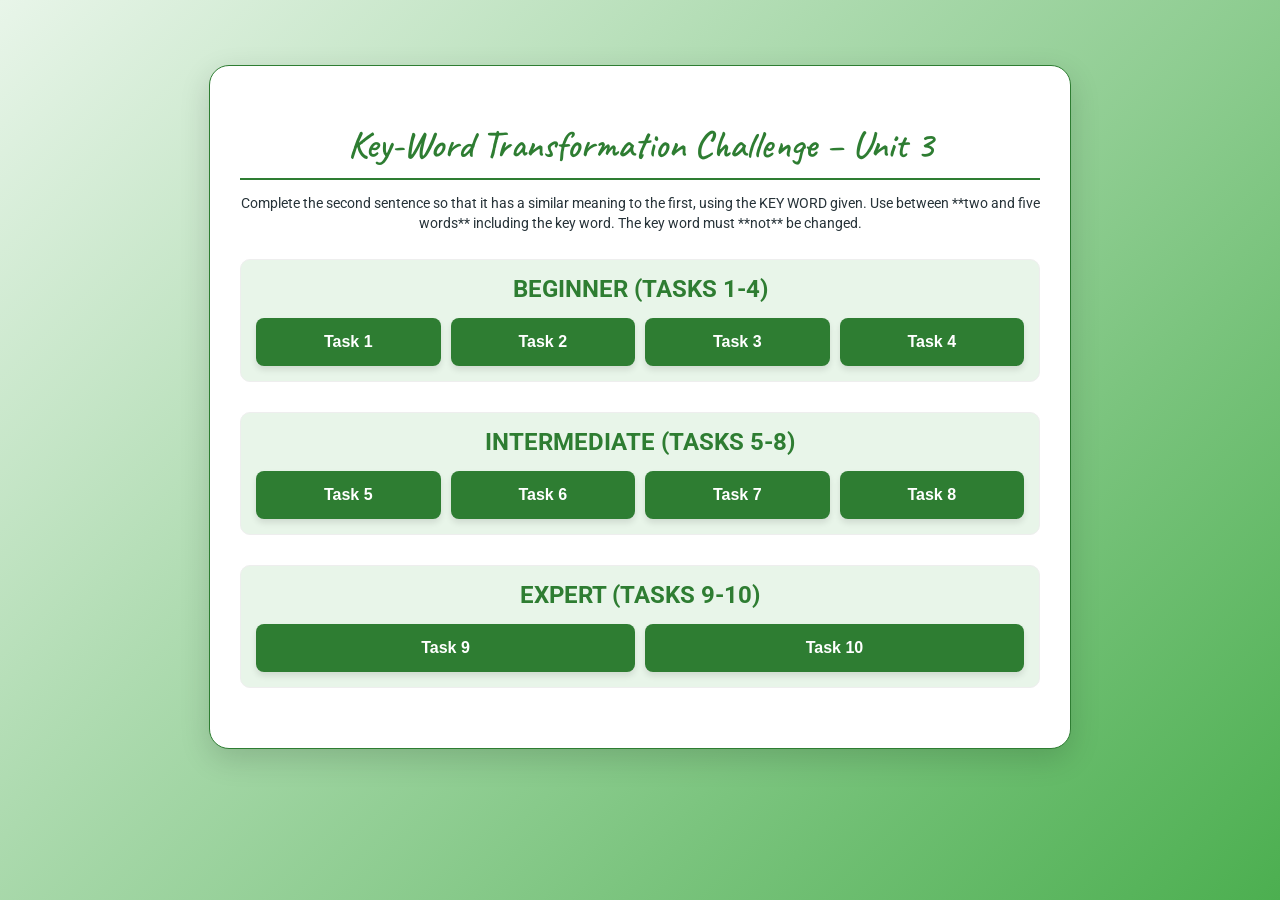
<file: key_word_u3.html>
<!DOCTYPE html>
<html lang="de">
<head>
    <meta charset="UTF-8">
    <meta name="viewport" content="width=device-width, initial-scale=1.0">
    <title>Key-Word Transformation (Unit 3)</title>
    
    <link rel="preconnect" href="https://fonts.googleapis.com">
    <link rel="preconnect" href="https://fonts.gstatic.com" crossorigin>
    <link href="https://fonts.googleapis.com/css2?family=Caveat:wght@600&family=Roboto:wght@400;700&display=swap" rel="stylesheet">

    <style>
        /* Futuristische/Stylische Grüne-Palette (Unit 3) */
        :root {
            --color-primary: #4caf50; /* Medium Green */
            --color-secondary: #2e7d32; /* Darker Forest Green */
            --color-background: #e8f5e9; /* Very light mint */
            --color-text: #263238; /* Dunkelgrau */
            --color-success: #43a047; /* Grün für Korrekt */
            --color-error: #e53935; /* Rot für Fehler */
            --color-card: #ffffff; /* Weiße Kartenbasis */
            --shadow: 0 10px 30px rgba(0,0,0,0.15);
        }
        
        body {
            box-sizing: border-box;
            margin: 0;
            padding: 20px;
            font-family: 'Roboto', sans-serif;
            background: linear-gradient(135deg, var(--color-background) 0%, var(--color-primary) 100%);
            min-height: 100vh;
            display: flex;
            flex-direction: column;
            align-items: center;
        }

        .main-container {
            background: var(--color-card);
            border-radius: 20px;
            padding: 30px;
            box-shadow: var(--shadow);
            max-width: 800px;
            width: 95%;
            margin-top: 5vh;
            border: 1px solid var(--color-secondary);
        }

        .title {
            font-family: 'Caveat', cursive;
            font-size: 38px;
            font-weight: 600;
            color: var(--color-secondary);
            margin-bottom: 10px;
            text-align: center; 
            border-bottom: 2px solid var(--color-secondary);
            padding-bottom: 10px;
        }

        .instructions {
            text-align: center;
            font-size: 14px;
            color: var(--color-text);
            margin-bottom: 25px;
            line-height: 1.4;
        }
        
        /* MENU STYLING */
        #menuScreen {
            text-align: center;
        }

        .difficulty-group {
            margin-bottom: 30px;
            padding: 15px;
            border: 1px solid #eee;
            border-radius: 10px;
            background-color: var(--color-background);
        }

        .difficulty-title {
            font-size: 1.5em;
            font-weight: 700;
            color: var(--color-secondary);
            margin-bottom: 15px;
            text-transform: uppercase;
        }

        .menu-buttons-grid {
            display: grid;
            grid-template-columns: repeat(auto-fit, minmax(120px, 1fr));
            gap: 10px;
        }

        .task-button {
            background-color: var(--color-secondary);
            color: white;
            border: none;
            padding: 15px 5px;
            border-radius: 8px;
            font-size: 16px;
            font-weight: 700;
            cursor: pointer;
            transition: all 0.3s;
            box-shadow: 0 4px 6px rgba(0, 0, 0, 0.1);
        }

        .task-button:hover {
            background-color: var(--color-primary);
            color: white;
            transform: translateY(-2px);
        }

        /* AUFGABEN-STYLING (TASK SCREEN) */
        #taskScreen {
            display: none;
        }

        .task-header {
            display: flex;
            justify-content: space-between;
            align-items: center;
            margin-bottom: 20px;
        }

        .task-title-detail {
            font-size: 1.6em;
            color: var(--color-secondary);
            font-weight: 700;
        }

        .back-button {
            background-color: #9e9e9e; /* Grau */
            color: white;
            border: none;
            padding: 10px 15px;
            border-radius: 8px;
            font-size: 14px;
            cursor: pointer;
            transition: all 0.3s;
        }
        
        /* LÜCKENTEXT STYLING */
        .exercise-list {
            list-style: none;
            padding: 0;
        }

        .exercise-item {
            display: flex;
            flex-direction: column;
            padding: 15px 0;
            border-bottom: 1px dashed #ccc;
            text-align: left;
        }
        
        .exercise-item:last-child {
            border-bottom: none;
        }

        .number {
            font-weight: bold;
            color: var(--color-secondary);
            font-size: 1.2em;
            width: 30px;
            flex-shrink: 0;
            margin-bottom: 10px;
        }

        .original-sentence {
            line-height: 1.6;
            margin-bottom: 10px;
        }

        .transformation {
            display: flex;
            align-items: center;
        }

        .transformation span:first-child {
             padding-right: 5px; /* Abstand vor dem Input */
        }
        
        .transformation span:last-child {
             padding-left: 5px; /* Abstand nach dem Input */
        }

        .gap-input {
            width: 350px; 
            padding: 8px 12px;
            border: 2px solid #ccc;
            border-radius: 8px;
            font-size: 16px;
            transition: all 0.2s;
            margin-right: 5px;
            margin-left: 5px;
            text-align: center;
        }
        .gap-input:focus {
            outline: none;
            border-color: var(--color-secondary);
            box-shadow: 0 0 5px rgba(46, 125, 50, 0.5);
        }
        
        .hint {
            font-weight: bold;
            color: var(--color-secondary);
            font-size: 1.1em;
            width: 120px;
            flex-shrink: 0;
            text-align: right;
            margin-left: 10px;
        }

        /* CHECK BUTTON & FEEDBACK */
        .controls {
            text-align: center;
            padding-top: 20px;
        }

        .check-button {
            background-color: var(--color-secondary);
            color: white;
            border: none;
            padding: 12px 30px;
            border-radius: 10px;
            font-size: 18px;
            font-weight: 700;
            cursor: pointer;
            transition: all 0.3s;
            box-shadow: 0 4px 10px rgba(0, 0, 0, 0.1);
        }

        .check-button:hover {
            background-color: var(--color-primary);
            color: white;
            transform: translateY(-2px);
        }

        .result-message {
            margin-top: 20px;
            font-size: 1.1em;
            font-weight: 700;
            padding: 15px;
            border-radius: 8px;
        }

        .result-message.success {
            background-color: #e8f5e9; 
            color: var(--color-success);
        }

        .result-message.failure {
            background-color: #fbe9e7;
            color: var(--color-error);
        }

        /* LÖSUNGSANZEIGE */
        .show-solution {
            text-decoration: underline;
            color: var(--color-secondary);
            cursor: pointer;
            margin-left: 15px;
        }
        
        .correct-answer {
            color: var(--color-success);
            font-weight: bold;
            margin-left: 10px;
            display: none;
        }

    </style>
</head>
<body>
    
    <div class="main-container">
        <h1 class="title">Key-Word Transformation Challenge – Unit 3</h1>
        <p class="instructions">Complete the second sentence so that it has a similar meaning to the first, using the KEY WORD given. Use between **two and five words** including the key word. The key word must **not** be changed.</p>

        <!-- MENU SCREEN -->
        <div id="menuScreen">
            
            <div class="difficulty-group">
                <div class="difficulty-title">Beginner (Tasks 1-4)</div>
                <div class="menu-buttons-grid">
                    <button class="task-button" onclick="loadTask(1)">Task 1</button>
                    <button class="task-button" onclick="loadTask(2)">Task 2</button>
                    <button class="task-button" onclick="loadTask(3)">Task 3</button>
                    <button class="task-button" onclick="loadTask(4)">Task 4</button>
                </div>
            </div>

            <div class="difficulty-group">
                <div class="difficulty-title">Intermediate (Tasks 5-8)</div>
                <div class="menu-buttons-grid">
                    <button class="task-button" onclick="loadTask(5)">Task 5</button>
                    <button class="task-button" onclick="loadTask(6)">Task 6</button>
                    <button class="task-button" onclick="loadTask(7)">Task 7</button>
                    <button class="task-button" onclick="loadTask(8)">Task 8</button>
                </div>
            </div>

            <div class="difficulty-group">
                <div class="difficulty-title">Expert (Tasks 9-10)</div>
                <div class="menu-buttons-grid">
                    <button class="task-button" onclick="loadTask(9)">Task 9</button>
                    <button class="task-button" onclick="loadTask(10)">Task 10</button>
                </div>
            </div>
        </div>

        <!-- TASK SCREEN -->
        <div id="taskScreen">
            <div class="task-header">
                <button class="back-button" onclick="showMenu()">← Zurück zur Auswahl</button>
                <div class="task-title-detail" id="currentTaskTitle">Task X - Level Y</div>
            </div>

            <ul class="exercise-list" id="exerciseList">
                <!-- Exercises will be generated here -->
            </ul>

            <div class="controls">
                <button class="check-button" onclick="checkAllAnswers()">Prüfen</button>
                <span class="show-solution" id="solutionButton" onclick="toggleSolutions()">Lösungen anzeigen</span>
                <div class="result-message" id="resultMessage" style="display: none;"></div>
            </div>
        </div>
    </div>

    <script>
        // #######################################################
        // 1. ÜBUNGSDATEN (10 Tasks à 5 Sätze = 50 Transformationen für Unit 3)
        // KORRIGIERTE STRUKTUR
        // #######################################################
        const allTasks = {
            // --- BEGINNER TASKS (1-4) ---
            1: {
                level: "Beginner",
                exercises: [
                    { id: 1, sentence1: "The only thing that kept us warm was the common room heating.", sentence2_part1: "We had", sentence2_part2: "the common room heating to keep us warm.", key_word: "BUT", answer: "nothing but" }, // 2 words
                    { id: 2, sentence1: "It's likely that the outcome of the talks will be positive.", sentence2_part1: "The outcome of the talks", sentence2_part2: "positive.", key_word: "PROBABLY", answer: "will probably be" }, // 3 words
                    { id: 3, sentence1: "He had great difficulty making up his mind about the course.", sentence2_part1: "He", sentence2_part2: "to make up his mind about the course.", key_word: "FIND", answer: "found it difficult" }, // 3 words
                    { id: 4, sentence1: "The children were tired but did not make a fuss about leaving.", sentence2_part1: "Despite being tired, the children", sentence2_part2: "about leaving.", key_word: "FUSS", answer: "made no fuss" }, // 3 words
                    { id: 5, sentence1: "The company aims to strengthen its position in the European market.", sentence2_part1: "The company's strategy", sentence2_part2: "strengthening its position in the European market.", key_word: "AIMED", answer: "is aimed at" } // 3 words
                ]
            },
            2: {
                level: "Beginner",
                exercises: [
                    { id: 1, sentence1: "I only managed to finish the report because you helped me.", sentence2_part1: "If", sentence2_part2: "for your help, I couldn't have finished the report.", key_word: "FOR", answer: "it hadn't been" }, // 4 words
                    { id: 2, sentence1: "It's not easy for him to accept that he made a mistake.", sentence2_part1: "He finds it difficult to", sentence2_part2: "that he made a mistake.", key_word: "TERMS", answer: "come to terms with" }, // 4 words
                    { id: 3, sentence1: "I regret overspending on the latest technology.", sentence2_part1: "", sentence2_part2: "I hadn't overspent on the latest technology.", key_word: "WISH", answer: "I wish" }, // 2 words
                    { id: 4, sentence1: "She has the capability to manage a team of over fifty people.", sentence2_part1: "She", sentence2_part2: "managing a team of over fifty people.", key_word: "CAPABLE", answer: "is capable of" }, // 3 words
                    { id: 5, sentence1: "We were very surprised by the sheer volume of enthusiasm for the project.", sentence2_part1: "We", sentence2_part2: "by the sheer volume of enthusiasm for the project.", key_word: "TAKEN", answer: "were taken aback" } // 3 words
                ]
            },
            3: {
                level: "Beginner",
                exercises: [
                    { id: 1, sentence1: "The only place you can find a double room is in the main building.", sentence2_part1: "A double room", sentence2_part2: "in the main building.", key_word: "AVAILABLE", answer: "is only available" }, // 3 words
                    { id: 2, sentence1: "I don't think it's likely that he will get lucky this time.", sentence2_part1: "I", sentence2_part2: "will get lucky this time.", key_word: "DOUBT", answer: "doubt that he" }, // 3 words
                    { id: 3, sentence1: "The school principal expects all students to participate in the cleaning-up day.", sentence2_part1: "All students are expected to", sentence2_part2: "the cleaning-up day.", key_word: "PART", answer: "take part in" }, // 3 words
                    { id: 4, sentence1: "The sheer size of the background noise made it impossible to transcribe the interview.", sentence2_part1: "There was", sentence2_part2: "background noise that it was impossible to transcribe the interview.", key_word: "SUCH", answer: "such loud" }, // 2 words
                    { id: 5, sentence1: "They have decided to employ a new manager for the logistics department.", sentence2_part1: "They are going to", sentence2_part2: "a new manager for the logistics department.", key_word: "TAKE", answer: "take on" } // 2 words
                ]
            },
            4: {
                level: "Beginner",
                exercises: [
                    { id: 1, sentence1: "The film is definitely worth watching, even though it is long.", sentence2_part1: "The film", sentence2_part2: "even though it is long.", key_word: "WORTH", answer: "is well worth" }, // 3 words
                    { id: 2, sentence1: "The situation was so confusing that he requested clarification.", sentence2_part1: "He requested clarification because he was", sentence2_part2: "a state of confusion.", key_word: "IN", answer: "in such" }, // 2 words
                    { id: 3, sentence1: "It's understandable that she failed the test, given her lack of preparation.", sentence2_part1: "She failed the test", sentence2_part2: "her lack of preparation.", key_word: "ACCOUNT", answer: "on account of" }, // 3 words
                    { id: 4, sentence1: "He started his job search immediately after he finished uni.", sentence2_part1: "He started his job search", sentence2_part2: "he finished uni.", key_word: "SOON", answer: "as soon as" }, // 3 words
                    { id: 5, sentence1: "The manager has already decided on the future of the construction project.", sentence2_part1: "The manager has already", sentence2_part2: "mind about the future of the construction project.", key_word: "MADE", answer: "made up his" } // 3 words
                ]
            },
            
            // --- INTERMEDIATE TASKS (5-8) ---
            5: {
                level: "Intermediate",
                exercises: [
                    { id: 1, sentence1: "The two countries are equally important to the success of the trade-off.", sentence2_part1: "The two countries", sentence2_part2: "of importance to the success of the trade-off.", key_word: "PAR", answer: "are on a par" }, // 4 words
                    { id: 2, sentence1: "The committee will not approve the plan unless you provide additional information.", sentence2_part1: "The committee will not approve the plan", sentence2_part2: "you provide additional information.", key_word: "IF", answer: "if you do not" }, // 4 words
                    { id: 3, sentence1: "I wish I had been more precise in describing the incident.", sentence2_part1: "", sentence2_part2: "more precise in describing the incident.", key_word: "WISH", answer: "I wish I had been" }, // 5 words
                    { id: 4, sentence1: "He was so excited about the holiday that he couldn't wait to go.", sentence2_part1: "He was so excited about the holiday that he", sentence2_part2: ".", key_word: "WAIT", answer: "couldn't wait to go" }, // 4 words
                    { id: 5, sentence1: "The organization is committed to strengthening the local community.", sentence2_part1: "The organization", sentence2_part2: "strengthen the local community.", key_word: "IS", answer: "is committed to" } // 3 words
                ]
            },
            6: {
                level: "Intermediate",
                exercises: [
                    { id: 1, sentence1: "They are still trying to overcome the challenges from the recession.", sentence2_part1: "They are", sentence2_part2: "to overcome the challenges from the recession.", key_word: "HARD", answer: "still trying hard" }, // 3 words
                    { id: 2, sentence1: "She is not interested in getting a taste of the life of a politician.", sentence2_part1: "She", sentence2_part2: "getting a taste of the life of a politician.", key_word: "KEEN", answer: "is not keen on" }, // 4 words
                    { id: 3, sentence1: "He should have been honest about his intentions, but he wasn't.", sentence2_part1: "He", sentence2_part2: "honest about his intentions.", key_word: "NOT", answer: "was not" }, // 2 words
                    { id: 4, sentence1: "She said she would call me sooner or later to discuss the outcome.", sentence2_part1: "She said she would call me", sentence2_part2: "discuss the outcome.", key_word: "TIME", answer: "at some time to" }, // 4 words
                    { id: 5, sentence1: "The new employee seemed completely confident in his new role.", sentence2_part1: "The new employee did", sentence2_part2: "in his new role.", key_word: "LACK", answer: "not lack confidence" } // 3 words
                ]
            },
            7: {
                level: "Intermediate",
                exercises: [
                    { id: 1, sentence1: "I really want you to stop making such a fuss about the small mistake.", sentence2_part1: "", sentence2_part2: "stop making such a fuss about the small mistake.", key_word: "WISH", answer: "I wish you would" }, // 4 words
                    { id: 2, sentence1: "The manager offered to assist me with the application form.", sentence2_part1: "The manager offered to", sentence2_part2: "with the application form.", key_word: "HAND", answer: "give me a hand" }, // 4 words
                    { id: 3, sentence1: "The old man was very weak, and it seemed he would sink.", sentence2_part1: "The old man was very weak, and it seemed he would", sentence2_part2: ".", key_word: "GO", answer: "go under" }, // 2 words
                    { id: 4, sentence1: "The teacher suggested that the students use their term break to study more.", sentence2_part1: "The teacher suggested that the students", sentence2_part2: "their term break to study more.", key_word: "SHOULD", answer: "should use" }, // 2 words
                    { id: 5, sentence1: "I only recognized him because I remembered a slight detail about his appearance.", sentence2_part1: "I would not have recognized him", sentence2_part2: "a slight detail about his appearance.", key_word: "BUT", answer: "but for" } // 2 words
                ]
            },
            8: {
                level: "Intermediate",
                exercises: [
                    { id: 1, sentence1: "The final decision was made on the basis of a compromise between the two sides.", sentence2_part1: "The discussions between the two sides", sentence2_part2: "a compromise.", key_word: "LED", answer: "led to" }, // 2 words
                    { id: 2, sentence1: "We should go there early to get good seats.", sentence2_part1: "We should go there early", sentence2_part2: "get good seats.", key_word: "IN", answer: "in order to" }, // 3 words
                    { id: 3, sentence1: "She is known for her enthusiastic attitude to all new projects.", sentence2_part1: "She is", sentence2_part2: "to all new projects.", key_word: "ENTHUSIASM", answer: "known for her enthusiasm" }, // 3 words
                    { id: 4, sentence1: "The manager insisted on the employees cleaning up their desks at the end of the day.", sentence2_part1: "The manager", sentence2_part2: "their desks at the end of the day.", key_word: "INSISTED", answer: "insisted on cleaning up" }, // 3 words
                    { id: 5, sentence1: "He found it easy to transition to the new management style.", sentence2_part1: "He", sentence2_part2: "to the new management style.", key_word: "MADE", answer: "made an easy transition" } // 4 words
                ]
            },

            // --- EXPERT TASKS (9-10) ---
            9: {
                level: "Expert",
                exercises: [
                    { id: 1, sentence1: "The politician failed to accept that the project was completely meaningless.", sentence2_part1: "The politician failed to", sentence2_part2: "the project being completely meaningless.", key_word: "TERMS", answer: "come to terms with" }, // 4 words
                    { id: 2, sentence1: "He was clearly in no mood for socializing at the common room.", sentence2_part1: "He", sentence2_part2: "of socializing at the common room.", key_word: "CLEAN", answer: "kept a clean slate" }, // 4 words (Idiomatic)
                    { id: 3, sentence1: "I was extremely surprised when he won the award.", sentence2_part1: "The news that he won the award", sentence2_part2: "surprise.", key_word: "CAME", answer: "came as a great" }, // 4 words
                    { id: 4, sentence1: "The manager's poor budgeting meant that the entire team ran out of money.", sentence2_part1: "Poor budgeting on the manager's part", sentence2_part2: "the entire team running out of money.", key_word: "RESULTED", answer: "resulted in" }, // 2 words
                    { id: 5, sentence1: "I don't think I can accommodate all the necessary requirements for the job.", sentence2_part1: "I don't think", sentence2_part2: "all the necessary requirements for the job.", key_word: "UP", answer: "I am up to" } // 4 words
                ]
            },
            10: {
                level: "Expert",
                exercises: [
                    { id: 1, sentence1: "The manager said I had to improve my punctuality, or I would be fired.", sentence2_part1: "The manager said I would be fired", sentence2_part2: "my punctuality.", key_word: "UNLESS", answer: "unless I improved" }, // 3 words
                    { id: 2, sentence1: "It's possible that he will succeed, but I doubt it.", sentence2_part1: "There", sentence2_part2: "his succeeding, but I doubt it.", key_word: "POSSIBILITY", answer: "is a possibility of" }, // 4 words
                    { id: 3, sentence1: "The financial crisis started sinking the company slowly but surely.", sentence2_part1: "The company", sentence2_part2: "slowly but surely by the financial crisis.", key_word: "SANK", answer: "sank" }, // 1 word
                    { id: 4, sentence1: "The local resident said that the construction was partly the cause of the noise.", sentence2_part1: "The local resident said that the noise", sentence2_part2: "the construction.", key_word: "WAS", answer: "was partly caused by" }, // 4 words
                    { id: 5, sentence1: "He took advantage of the opportunity to take a year out before uni.", sentence2_part1: "He", sentence2_part2: "to take a year out before uni.", key_word: "ADVANTAGE", answer: "took advantage of the opportunity" } // 5 words
                ]
            }
        };

        let currentTaskData = [];
        let currentTaskID = 0;
        
        const menuScreen = document.getElementById('menuScreen');
        const taskScreen = document.getElementById('taskScreen');
        const exerciseList = document.getElementById('exerciseList');
        const currentTaskTitle = document.getElementById('currentTaskTitle');
        const resultMessage = document.getElementById('resultMessage');

        // #######################################################
        // 2. STEUERUNG
        // #######################################################
        
        function showMenu() {
            menuScreen.style.display = 'block';
            taskScreen.style.display = 'none';
            resultMessage.style.display = 'none';
        }

        function loadTask(taskID) {
            currentTaskID = taskID;
            const task = allTasks[taskID];
            currentTaskData = task.exercises;
            
            // Bestimmt das Level für die Anzeige
            let level;
            if (taskID >= 1 && taskID <= 4) level = "Beginner";
            else if (taskID >= 5 && taskID <= 8) level = "Intermediate";
            else level = "Expert";

            currentTaskTitle.textContent = `Task ${taskID} - ${level}`;
            
            // RENDERING MIT NEUER DREI-TEILIGER SATZSTRUKTUR
            exerciseList.innerHTML = currentTaskData.map(ex => {
                return `
                    <li class="exercise-item">
                        <span class="number">${ex.id}.</span>
                        <span class="original-sentence">${ex.sentence1}</span>
                        <div class="transformation">
                            <span>${ex.sentence2_part1}</span>
                            <input type="text" id="input-${ex.id}" class="gap-input" data-id="${ex.id}" placeholder="${ex.key_word} muss enthalten sein">
                            <span>${ex.sentence2_part2}</span>
                            <span class="hint">(${ex.key_word})</span>
                        </div>
                        <span id="solution-${ex.id}" class="correct-answer">Lösung: ${ex.answer.split(' ').length} Wörter, inkl. KEY WORD. Korrekt: ${ex.answer}</span>
                    </li>
                `;
            }).join('');

            // Ansicht wechseln und Lösungen verstecken
            menuScreen.style.display = 'none';
            taskScreen.style.display = 'block';
            toggleSolutions(true); // Versteckt Lösungen beim Start des Tasks
            resultMessage.style.display = 'none';
        }

        // #######################################################
        // 3. LOGIK UND PRÜFUNG
        // #######################################################

        function checkAllAnswers() {
            let correctCount = 0;
            const totalCount = currentTaskData.length;
            const rootStyles = getComputedStyle(document.documentElement);
            const varColorSuccess = rootStyles.getPropertyValue('--color-success');
            const varColorError = rootStyles.getPropertyValue('--color-error');

            currentTaskData.forEach(ex => {
                const inputElement = document.getElementById(`input-${ex.id}`);
                const userAnswer = inputElement.value.trim().toLowerCase();
                const correctAnswer = ex.answer.toLowerCase();
                
                // Styling zurücksetzen
                inputElement.style.borderColor = '#ccc';

                const isCorrect = (userAnswer === correctAnswer); 

                if (isCorrect) {
                    correctCount++;
                    inputElement.style.borderColor = varColorSuccess;
                } else if (userAnswer.length > 0) {
                    inputElement.style.borderColor = varColorError;
                }
            });

            // Ergebnis anzeigen
            resultMessage.style.display = 'block';
            resultMessage.textContent = `Ergebnis für Task ${currentTaskID}: ${correctCount} von ${totalCount} korrekt.`;

            if (correctCount === totalCount) {
                resultMessage.className = 'result-message success';
                resultMessage.textContent = `Perfekt! Task ${currentTaskID} vollständig korrekt gelöst.`;
            } else {
                resultMessage.className = 'result-message failure';
            }
        }
        
        function toggleSolutions(hideOnly = false) {
            const solutionSpans = document.querySelectorAll('.correct-answer');
            const button = document.getElementById('solutionButton');
            
            let isHidden = solutionSpans.length > 0 && (solutionSpans[0].style.display === 'none' || solutionSpans[0].style.display === '');

            if (hideOnly) {
                solutionSpans.forEach(span => span.style.display = 'none');
                button.textContent = 'Lösungen anzeigen';
                return;
            }

            if (isHidden) {
                solutionSpans.forEach(span => span.style.display = 'block');
                button.textContent = 'Lösungen verbergen';
            } else {
                solutionSpans.forEach(span => span.style.display = 'none');
                button.textContent = 'Lösungen anzeigen';
            }
        }

        // #######################################################
        // 4. INITIALISIERUNG
        // #######################################################
        
        window.onload = () => {
             showMenu();
        }
    </script>
</body>
</html>
</file>
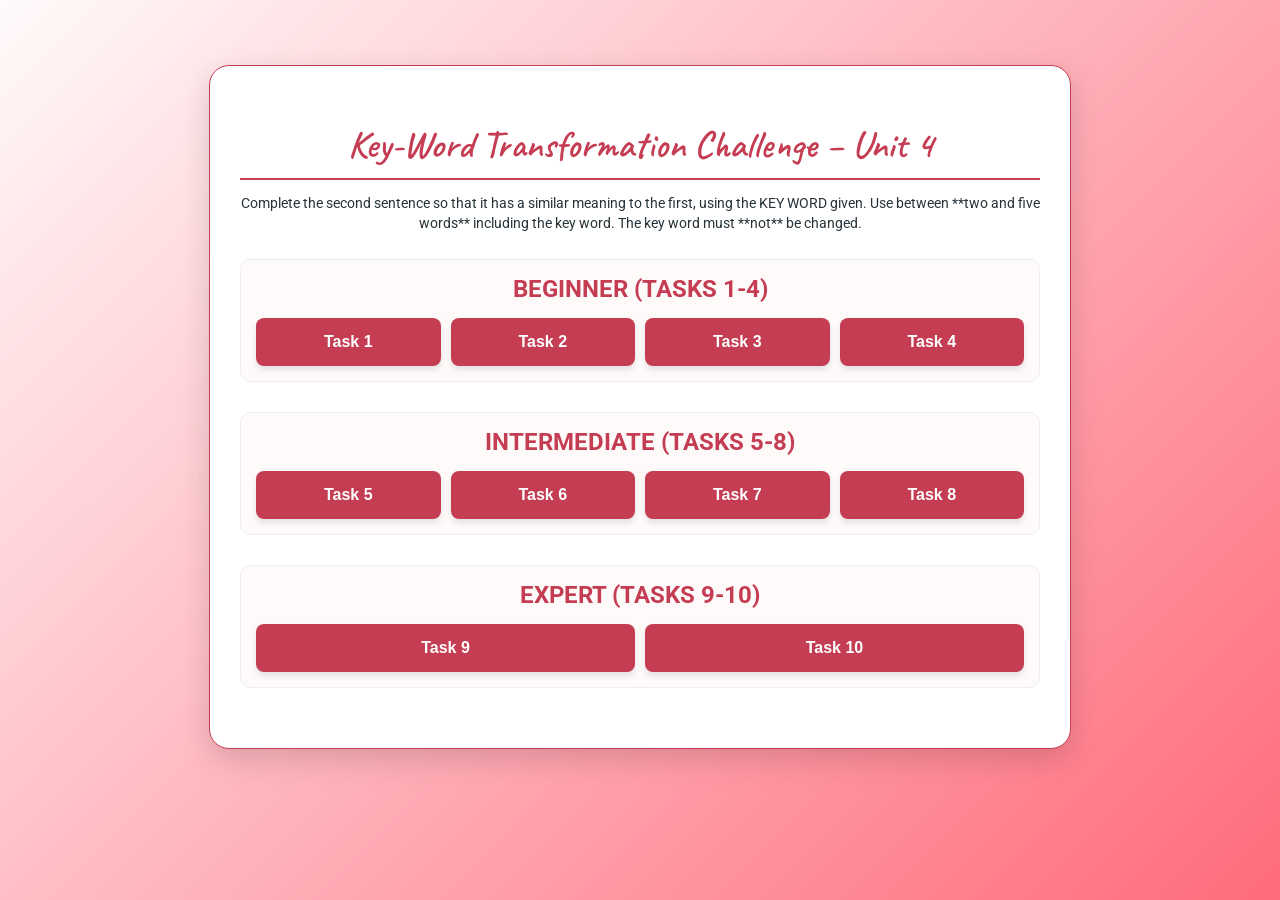
<file: key_word_u4.html>
<!DOCTYPE html>
<html lang="de">
<head>
    <meta charset="UTF-8">
    <meta name="viewport" content="width=device-width, initial-scale=1.0">
    <title>Key-Word Transformation (Unit 4)</title>
    
    <link rel="preconnect" href="https://fonts.googleapis.com">
    <link rel="preconnect" href="https://fonts.gstatic.com" crossorigin>
    <link href="https://fonts.googleapis.com/css2?family=Caveat:wght@600&family=Roboto:wght@400;700&display=swap" rel="stylesheet">

    <style>
        /* Futuristische/Stylische Rosa-Palette (Unit 4) */
        :root {
            --color-primary: #FF6B7C; /* Leuchtendes Koralle-Pink */
            --color-secondary: #C43D53; /* Dunklere Akzentfarbe */
            --color-background: #fffafa; /* Sehr helles Weiß-Rosa */
            --color-text: #263238; /* Dunkelgrau */
            --color-success: #43a047; /* Grün für Korrekt */
            --color-error: #e53935; /* Rot für Fehler */
            --color-card: #ffffff; /* Weiße Kartenbasis */
            --shadow: 0 10px 30px rgba(0,0,0,0.15);
        }
        
        body {
            box-sizing: border-box;
            margin: 0;
            padding: 20px;
            font-family: 'Roboto', sans-serif;
            background: linear-gradient(135deg, var(--color-background) 0%, var(--color-primary) 100%);
            min-height: 100vh;
            display: flex;
            flex-direction: column;
            align-items: center;
        }

        .main-container {
            background: var(--color-card);
            border-radius: 20px;
            padding: 30px;
            box-shadow: var(--shadow);
            max-width: 800px;
            width: 95%;
            margin-top: 5vh;
            border: 1px solid var(--color-secondary);
        }

        .title {
            font-family: 'Caveat', cursive;
            font-size: 38px;
            font-weight: 600;
            color: var(--color-secondary);
            margin-bottom: 10px;
            text-align: center; 
            border-bottom: 2px solid var(--color-secondary);
            padding-bottom: 10px;
        }

        .instructions {
            text-align: center;
            font-size: 14px;
            color: var(--color-text);
            margin-bottom: 25px;
            line-height: 1.4;
        }
        
        /* MENU STYLING */
        #menuScreen {
            text-align: center;
        }

        .difficulty-group {
            margin-bottom: 30px;
            padding: 15px;
            border: 1px solid #eee;
            border-radius: 10px;
            background-color: var(--color-background);
        }

        .difficulty-title {
            font-size: 1.5em;
            font-weight: 700;
            color: var(--color-secondary);
            margin-bottom: 15px;
            text-transform: uppercase;
        }

        .menu-buttons-grid {
            display: grid;
            grid-template-columns: repeat(auto-fit, minmax(120px, 1fr));
            gap: 10px;
        }

        .task-button {
            background-color: var(--color-secondary);
            color: white;
            border: none;
            padding: 15px 5px;
            border-radius: 8px;
            font-size: 16px;
            font-weight: 700;
            cursor: pointer;
            transition: all 0.3s;
            box-shadow: 0 4px 6px rgba(0, 0, 0, 0.1);
        }

        .task-button:hover {
            background-color: var(--color-primary);
            color: var(--color-text);
            transform: translateY(-2px);
        }

        /* AUFGABEN-STYLING (TASK SCREEN) */
        #taskScreen {
            display: none;
        }

        .task-header {
            display: flex;
            justify-content: space-between;
            align-items: center;
            margin-bottom: 20px;
        }

        .task-title-detail {
            font-size: 1.6em;
            color: var(--color-secondary);
            font-weight: 700;
        }

        .back-button {
            background-color: #9e9e9e; /* Grau */
            color: white;
            border: none;
            padding: 10px 15px;
            border-radius: 8px;
            font-size: 14px;
            cursor: pointer;
            transition: all 0.3s;
        }
        
        /* LÜCKENTEXT STYLING */
        .exercise-list {
            list-style: none;
            padding: 0;
        }

        .exercise-item {
            display: flex;
            flex-direction: column;
            padding: 15px 0;
            border-bottom: 1px dashed #ccc;
            text-align: left;
        }
        
        .exercise-item:last-child {
            border-bottom: none;
        }

        .number {
            font-weight: bold;
            color: var(--color-secondary);
            font-size: 1.2em;
            width: 30px;
            flex-shrink: 0;
            margin-bottom: 10px;
        }

        .original-sentence {
            line-height: 1.6;
            margin-bottom: 10px;
        }

        .transformation {
            display: flex;
            align-items: center;
        }

        .transformation span:first-child {
             padding-right: 5px; /* Abstand vor dem Input */
        }
        
        .transformation span:last-child {
             padding-left: 5px; /* Abstand nach dem Input */
        }

        .gap-input {
            width: 350px; 
            padding: 8px 12px;
            border: 2px solid #ccc;
            border-radius: 8px;
            font-size: 16px;
            transition: all 0.2s;
            margin-right: 5px;
            margin-left: 5px;
            text-align: center;
        }
        .gap-input:focus {
            outline: none;
            border-color: var(--color-secondary);
            box-shadow: 0 0 5px rgba(196, 61, 83, 0.5);
        }
        
        .hint {
            font-weight: bold;
            color: var(--color-secondary);
            font-size: 1.1em;
            width: 120px;
            flex-shrink: 0;
            text-align: right;
            margin-left: 10px;
        }

        /* CHECK BUTTON & FEEDBACK */
        .controls {
            text-align: center;
            padding-top: 20px;
        }

        .check-button {
            background-color: var(--color-secondary);
            color: white;
            border: none;
            padding: 12px 30px;
            border-radius: 10px;
            font-size: 18px;
            font-weight: 700;
            cursor: pointer;
            transition: all 0.3s;
            box-shadow: 0 4px 10px rgba(0, 0, 0, 0.1);
        }

        .check-button:hover {
            background-color: var(--color-primary);
            color: var(--color-text);
            transform: translateY(-2px);
        }

        .result-message {
            margin-top: 20px;
            font-size: 1.1em;
            font-weight: 700;
            padding: 15px;
            border-radius: 8px;
        }

        .result-message.success {
            background-color: #e8f5e9; 
            color: var(--color-success);
        }

        .result-message.failure {
            background-color: #fbe9e7;
            color: var(--color-error);
        }

        /* LÖSUNGSANZEIGE */
        .show-solution {
            text-decoration: underline;
            color: var(--color-secondary);
            cursor: pointer;
            margin-left: 15px;
        }
        
        .correct-answer {
            color: var(--color-success);
            font-weight: bold;
            margin-left: 10px;
            display: none;
        }

    </style>
</head>
<body>
    
    <div class="main-container">
        <h1 class="title">Key-Word Transformation Challenge – Unit 4</h1>
        <p class="instructions">Complete the second sentence so that it has a similar meaning to the first, using the KEY WORD given. Use between **two and five words** including the key word. The key word must **not** be changed.</p>

        <!-- MENU SCREEN -->
        <div id="menuScreen">
            
            <div class="difficulty-group">
                <div class="difficulty-title">Beginner (Tasks 1-4)</div>
                <div class="menu-buttons-grid">
                    <button class="task-button" onclick="loadTask(1)">Task 1</button>
                    <button class="task-button" onclick="loadTask(2)">Task 2</button>
                    <button class="task-button" onclick="loadTask(3)">Task 3</button>
                    <button class="task-button" onclick="loadTask(4)">Task 4</button>
                </div>
            </div>

            <div class="difficulty-group">
                <div class="difficulty-title">Intermediate (Tasks 5-8)</div>
                <div class="menu-buttons-grid">
                    <button class="task-button" onclick="loadTask(5)">Task 5</button>
                    <button class="task-button" onclick="loadTask(6)">Task 6</button>
                    <button class="task-button" onclick="loadTask(7)">Task 7</button>
                    <button class="task-button" onclick="loadTask(8)">Task 8</button>
                </div>
            </div>

            <div class="difficulty-group">
                <div class="difficulty-title">Expert (Tasks 9-10)</div>
                <div class="menu-buttons-grid">
                    <button class="task-button" onclick="loadTask(9)">Task 9</button>
                    <button class="task-button" onclick="loadTask(10)">Task 10</button>
                </div>
            </div>
        </div>

        <!-- TASK SCREEN -->
        <div id="taskScreen">
            <div class="task-header">
                <button class="back-button" onclick="showMenu()">← Zurück zur Auswahl</button>
                <div class="task-title-detail" id="currentTaskTitle">Task X - Level Y</div>
            </div>

            <ul class="exercise-list" id="exerciseList">
                <!-- Exercises will be generated here -->
            </ul>

            <div class="controls">
                <button class="check-button" onclick="checkAllAnswers()">Prüfen</button>
                <span class="show-solution" id="solutionButton" onclick="toggleSolutions()">Lösungen anzeigen</span>
                <div class="result-message" id="resultMessage" style="display: none;"></div>
            </div>
        </div>
    </div>

    <script>
        // #######################################################
        // 1. ÜBUNGSDATEN (10 Tasks à 5 Sätze = 50 Transformationen für Unit 4)
        // KORRIGIERTE STRUKTUR
        // #######################################################
        const allTasks = {
            // --- BEGINNER TASKS (1-4) ---
            1: {
                level: "Beginner",
                exercises: [
                    { id: 1, sentence1: "The doctor examined the patient's knee very carefully.", sentence2_part1: "The doctor carried", sentence2_part2: "the patient's knee.", key_word: "EXAMINATION", answer: "out a careful examination of" }, // 5 words
                    { id: 2, sentence1: "They decided not to participate in the local election.", sentence2_part1: "They decided", sentence2_part2: "the local election.", key_word: "PART", answer: "not to take part in" }, // 5 words
                    { id: 3, sentence1: "The manager intends to transform the office space soon.", sentence2_part1: "The manager", sentence2_part2: "to transform the office space soon.", key_word: "IS", answer: "is intending" }, // 2 words
                    { id: 4, sentence1: "The amount of toxic waste was more than we had anticipated.", sentence2_part1: "The amount of toxic waste", sentence2_part2: "anticipated.", key_word: "GREATER", answer: "was greater than" }, // 3 words
                    { id: 5, sentence1: "The company will reduce the number of employees next month.", sentence2_part1: "The company will", sentence2_part2: "the number of employees next month.", key_word: "DOWN", answer: "cut down on" } // 3 words
                ]
            },
            2: {
                level: "Beginner",
                exercises: [
                    { id: 1, sentence1: "The military leader said he would not surrender his command easily.", sentence2_part1: "The military leader said he would not", sentence2_part2: "his command easily.", key_word: "DOWN", answer: "back down" }, // 2 words
                    { id: 2, sentence1: "We must unite now, otherwise we will lose the battle.", sentence2_part1: "We will lose the battle", sentence2_part2: "we unite now.", key_word: "UNLESS", answer: "unless" }, // 1 word
                    { id: 3, sentence1: "They don't often show such enthusiasm for a new project.", sentence2_part1: "", sentence2_part2: "they show such enthusiasm for a new project.", key_word: "RARELY", answer: "Rarely do" }, // 2 words
                    { id: 4, sentence1: "I wish I had been more active in the climate movement.", sentence2_part1: "I wish I", sentence2_part2: "the climate movement.", key_word: "PART", answer: "had taken part in" }, // 4 words
                    { id: 5, sentence1: "The environmental damage was very intense and required immediate action.", sentence2_part1: "The environmental damage was a", sentence2_part2: "and required immediate action.", key_word: "MAJOR", answer: "major issue" } // 2 words
                ]
            },
            3: {
                level: "Beginner",
                exercises: [
                    { id: 1, sentence1: "She has the ability to organize everything systematically and logically.", sentence2_part1: "She can", sentence2_part2: "everything systematically and logically.", key_word: "SYSTEMATIC", answer: "organize" }, // 1 word
                    { id: 2, sentence1: "The mayor promised to take action immediately to tackle the problem.", sentence2_part1: "The mayor promised to", sentence2_part2: "immediately to tackle the problem.", key_word: "MEASURES", answer: "take measures" }, // 2 words
                    { id: 3, sentence1: "The old warehouse is believed to have been renovated last year.", sentence2_part1: "It", sentence2_part2: "the old warehouse was renovated last year.", key_word: "IS", answer: "is believed that" }, // 3 words
                    { id: 4, sentence1: "It's obvious that the project manager exaggerates the difficulties.", sentence2_part1: "It", sentence2_part2: "that the project manager exaggerates the difficulties.", key_word: "CLEAR", answer: "is clear" }, // 2 words
                    { id: 5, sentence1: "I regret not having invested in solar power years ago.", sentence2_part1: "", sentence2_part2: "I had invested in solar power years ago.", key_word: "WISH", answer: "I wish" } // 2 words
                ]
            },
            4: {
                level: "Beginner",
                exercises: [
                    { id: 1, sentence1: "The police searched the entire area to find evidence of the crime.", sentence2_part1: "The police searched the entire area to", sentence2_part2: "the crime.", key_word: "INVESTIGATE", answer: "investigate" }, // 1 word
                    { id: 2, sentence1: "He said the final decision was his own and was not open to question.", sentence2_part1: "He said the decision was", sentence2_part2: "and was not open to question.", key_word: "FINAL", answer: "final" }, // 1 word
                    { id: 3, sentence1: "She has been a loyal member of the general assembly for five years.", sentence2_part1: "She has", sentence2_part2: "the general assembly for five years.", key_word: "MEMBER", answer: "been a member of" }, // 4 words
                    { id: 4, sentence1: "He always tries to get involved in the discussion about green energy.", sentence2_part1: "He always tries to", sentence2_part2: "in the discussion about green energy.", key_word: "PART", answer: "take part" }, // 2 words
                    { id: 5, sentence1: "The two organizations worked together to achieve a great outcome.", sentence2_part1: "The two organizations worked", sentence2_part2: "to achieve a great outcome.", key_word: "COOPERATION", answer: "in cooperation" } // 2 words
                ]
            },
            
            // --- INTERMEDIATE TASKS (5-8) ---
            5: {
                level: "Intermediate",
                exercises: [
                    { id: 1, sentence1: "The lawyer was able to prove the client's innocence.", sentence2_part1: "The lawyer was", sentence2_part2: "to prove the client's innocence.", key_word: "EVIDENCE", answer: "able to find evidence" }, // 4 words
                    { id: 2, sentence1: "The amount of carbon dioxide in the air has steadily increased.", sentence2_part1: "There has been a steady", sentence2_part2: "the amount of carbon dioxide in the air.", key_word: "RISE", answer: "rise in" }, // 2 words
                    { id: 3, sentence1: "Only after the negotiations did they approve the budget.", sentence2_part1: "They", sentence2_part2: "approve the budget until after the negotiations.", key_word: "NOT", answer: "did not" }, // 2 words
                    { id: 4, sentence1: "I wish I could have witnessed the transition to democracy.", sentence2_part1: "", sentence2_part2: "I could have witnessed the transition to democracy.", key_word: "COULD", answer: "If only" }, // 2 words
                    { id: 5, sentence1: "The construction team was able to navigate the difficult terrain without any problems.", sentence2_part1: "The construction team", sentence2_part2: "navigating the difficult terrain.", key_word: "DIFFICULTY", answer: "had no difficulty" } // 3 words
                ]
            },
            6: {
                level: "Intermediate",
                exercises: [
                    { id: 1, sentence1: "The old man was too weak to lift the heavy shoebox.", sentence2_part1: "The old man", sentence2_part2: "to lift the heavy shoebox.", key_word: "STRENGTH", answer: "did not have the strength" }, // 5 words
                    { id: 2, sentence1: "The manager's intention was to transform the office into an open space.", sentence2_part1: "The manager's plan", sentence2_part2: "transforming the office into an open space.", key_word: "AIMED", answer: "was aimed at" }, // 3 words
                    { id: 3, sentence1: "We must accept that the old process is now irrelevant.", sentence2_part1: "We must", sentence2_part2: "the irrelevance of the old process.", key_word: "TERMS", answer: "come to terms with" }, // 4 words
                    { id: 4, sentence1: "The news of the scandal came as a great shock to all the activists.", sentence2_part1: "All the activists", sentence2_part2: "by the news of the scandal.", key_word: "TAKEN", answer: "were taken aback" }, // 3 words
                    { id: 5, sentence1: "They finally made a compromise on the details of the agreement.", sentence2_part1: "They finally made a", sentence2_part2: "on the details of the agreement.", key_word: "TRADE", answer: "trade-off" } // 2 words
                ]
            },
            7: {
                level: "Intermediate",
                exercises: [
                    { id: 1, sentence1: "I regret not having been open-minded about her proposal.", sentence2_part1: "", sentence2_part2: "I had been open-minded about her proposal.", key_word: "ONLY", answer: "If only" }, // 2 words
                    { id: 2, sentence1: "He rarely makes a mistake when transcribing data.", sentence2_part1: "It is", sentence2_part2: "that he makes a mistake when transcribing data.", key_word: "SELDOM", answer: "seldom" }, // 1 word
                    { id: 3, sentence1: "I think you should reconsider your intention to quit the job.", sentence2_part1: "I think", sentence2_part2: "reconsider your intention to quit the job.", key_word: "BETTER", answer: "you had better" }, // 3 words
                    { id: 4, sentence1: "He said the sheer volume of toxic waste was hard to tackle.", sentence2_part1: "He said it was hard work", sentence2_part2: "the sheer volume of toxic waste.", key_word: "TACKLING", answer: "tackling" }, // 1 word
                    { id: 5, sentence1: "They will not approve the funds unless all the candidates are examined.", sentence2_part1: "They will not approve the funds", sentence2_part2: "all the candidates are examined.", key_word: "IF", answer: "if" } // 1 word
                ]
            },
            8: {
                level: "Intermediate",
                exercises: [
                    { id: 1, sentence1: "It's possible that the colony will be successful, but it's doubtful.", sentence2_part1: "There", sentence2_part2: "of the colony's success, but it's doubtful.", key_word: "LIKELIHOOD", answer: "is little likelihood" }, // 3 words
                    { id: 2, sentence1: "They said the new measure was effective, and what's more, eco-friendly.", sentence2_part1: "The new measure was effective,", sentence2_part2: "eco-friendly.", key_word: "AND", answer: "and also" }, // 2 words
                    { id: 3, sentence1: "The team's manager is the person who will lead the transformation.", sentence2_part1: "The team's manager is the person", sentence2_part2: "charge of the transformation.", key_word: "IN", answer: "in" }, // 1 word
                    { id: 4, sentence1: "We must preserve all the information from the initial examination.", sentence2_part1: "All the information from the initial examination", sentence2_part2: "preserved.", key_word: "MUST", answer: "must be" }, // 2 words
                    { id: 5, sentence1: "The scientist was accused of exaggerating the amount of damage.", sentence2_part1: "The scientist faced the", sentence2_part2: "of exaggerating the amount of damage.", key_word: "ACCUSATION", answer: "accusation" } // 1 word
                ]
            },

            // --- EXPERT TASKS (9-10) ---
            9: {
                level: "Expert",
                exercises: [
                    { id: 1, sentence1: "The politician failed to accept that the project was completely meaningless.", sentence2_part1: "The politician failed to accept the", sentence2_part2: "of the project.", key_word: "MEANING", answer: "lack of meaning" }, // 3 words
                    { id: 2, sentence1: "I regret not having been able to visit the research laboratory earlier.", sentence2_part1: "", sentence2_part2: "I could have visited the research laboratory earlier.", key_word: "ONLY", answer: "If only" }, // 2 words
                    { id: 3, sentence1: "They had no choice but to accept the unjust conditions of the contract.", sentence2_part1: "They", sentence2_part2: "to accept the unjust conditions of the contract.", key_word: "HAD", answer: "had no option but" }, // 4 words
                    { id: 4, sentence1: "The new eco-friendly policy is now being systematically implemented.", sentence2_part1: "The new eco-friendly policy", sentence2_part2: "out systematically.", key_word: "CARRIED", answer: "is now being carried" }, // 4 words
                    { id: 5, sentence1: "The only thing he was able to recover was the small hard hat.", sentence2_part1: "He was able to recover", sentence2_part2: "the small hard hat.", key_word: "BUT", answer: "nothing but" } // 2 words
                ]
            },
            10: {
                level: "Expert",
                exercises: [
                    { id: 1, sentence1: "The sheer volume of floodwater was greater than anyone had prepared for.", sentence2_part1: "The sheer volume of floodwater was greater", sentence2_part2: "anyone had prepared for.", key_word: "ACCOUNT", answer: "on account of" }, // 3 words
                    { id: 2, sentence1: "The team will probably not succeed without additional funding.", sentence2_part1: "The team will not succeed", sentence2_part2: "they receive additional funding.", key_word: "UNLESS", answer: "unless" }, // 1 word
                    { id: 3, sentence1: "His new role involves leading the entire logistics department.", sentence2_part1: "His new role involves him", sentence2_part2: "the entire logistics department.", key_word: "IN", answer: "in leading" }, // 2 words
                    { id: 4, sentence1: "It's possible that the new measure will be approved next week.", sentence2_part1: "There", sentence2_part2: "the new measure being approved next week.", key_word: "POSSIBILITY", answer: "is a possibility of" }, // 4 words
                    { id: 5, sentence1: "The old man was too weak to manoeuvre the heavy machinery.", sentence2_part1: "The old man did", sentence2_part2: "to manoeuvre the heavy machinery.", key_word: "STRENGTH", answer: "not have the strength" } // 4 words
                ]
            }
        };

        let currentTaskData = [];
        let currentTaskID = 0;
        
        const menuScreen = document.getElementById('menuScreen');
        const taskScreen = document.getElementById('taskScreen');
        const exerciseList = document.getElementById('exerciseList');
        const currentTaskTitle = document.getElementById('currentTaskTitle');
        const resultMessage = document.getElementById('resultMessage');

        // #######################################################
        // 2. STEUERUNG
        // #######################################################
        
        function showMenu() {
            menuScreen.style.display = 'block';
            taskScreen.style.display = 'none';
            resultMessage.style.display = 'none';
        }

        function loadTask(taskID) {
            currentTaskID = taskID;
            const task = allTasks[taskID];
            currentTaskData = task.exercises;
            
            // Bestimmt das Level für die Anzeige
            let level;
            if (taskID >= 1 && taskID <= 4) level = "Beginner";
            else if (taskID >= 5 && taskID <= 8) level = "Intermediate";
            else level = "Expert";

            currentTaskTitle.textContent = `Task ${taskID} - ${level}`;
            
            // RENDERING MIT NEUER DREI-TEILIGER SATZSTRUKTUR
            exerciseList.innerHTML = currentTaskData.map(ex => {
                return `
                    <li class="exercise-item">
                        <span class="number">${ex.id}.</span>
                        <span class="original-sentence">${ex.sentence1}</span>
                        <div class="transformation">
                            <span>${ex.sentence2_part1}</span>
                            <input type="text" id="input-${ex.id}" class="gap-input" data-id="${ex.id}" placeholder="${ex.key_word} muss enthalten sein">
                            <span>${ex.sentence2_part2}</span>
                            <span class="hint">(${ex.key_word})</span>
                        </div>
                        <span id="solution-${ex.id}" class="correct-answer">Lösung: ${ex.answer.split(' ').length} Wörter, inkl. KEY WORD. Korrekt: ${ex.answer}</span>
                    </li>
                `;
            }).join('');

            // Ansicht wechseln und Lösungen verstecken
            menuScreen.style.display = 'none';
            taskScreen.style.display = 'block';
            toggleSolutions(true); // Versteckt Lösungen beim Start des Tasks
            resultMessage.style.display = 'none';
        }

        // #######################################################
        // 3. LOGIK UND PRÜFUNG
        // #######################################################

        function checkAllAnswers() {
            let correctCount = 0;
            const totalCount = currentTaskData.length;
            const rootStyles = getComputedStyle(document.documentElement);
            const varColorSuccess = rootStyles.getPropertyValue('--color-success');
            const varColorError = rootStyles.getPropertyValue('--color-error');

            currentTaskData.forEach(ex => {
                const inputElement = document.getElementById(`input-${ex.id}`);
                const userAnswer = inputElement.value.trim().toLowerCase();
                const correctAnswer = ex.answer.toLowerCase();
                
                // Styling zurücksetzen
                inputElement.style.borderColor = '#ccc';

                const isCorrect = (userAnswer === correctAnswer); 

                if (isCorrect) {
                    correctCount++;
                    inputElement.style.borderColor = varColorSuccess;
                } else if (userAnswer.length > 0) {
                    inputElement.style.borderColor = varColorError;
                }
            });

            // Ergebnis anzeigen
            resultMessage.style.display = 'block';
            resultMessage.textContent = `Ergebnis für Task ${currentTaskID}: ${correctCount} von ${totalCount} korrekt.`;

            if (correctCount === totalCount) {
                resultMessage.className = 'result-message success';
                resultMessage.textContent = `Perfekt! Task ${currentTaskID} vollständig korrekt gelöst.`;
            } else {
                resultMessage.className = 'result-message failure';
            }
        }
        
        function toggleSolutions(hideOnly = false) {
            const solutionSpans = document.querySelectorAll('.correct-answer');
            const button = document.getElementById('solutionButton');
            
            let isHidden = solutionSpans.length > 0 && (solutionSpans[0].style.display === 'none' || solutionSpans[0].style.display === '');

            if (hideOnly) {
                solutionSpans.forEach(span => span.style.display = 'none');
                button.textContent = 'Lösungen anzeigen';
                return;
            }

            if (isHidden) {
                solutionSpans.forEach(span => span.style.display = 'block');
                button.textContent = 'Lösungen verbergen';
            } else {
                solutionSpans.forEach(span => span.style.display = 'none');
                button.textContent = 'Lösungen anzeigen';
            }
        }

        // #######################################################
        // 4. INITIALISIERUNG
        // #######################################################
        
        window.onload = () => {
             showMenu();
        }
    </script>
</body>
</html>
</file>
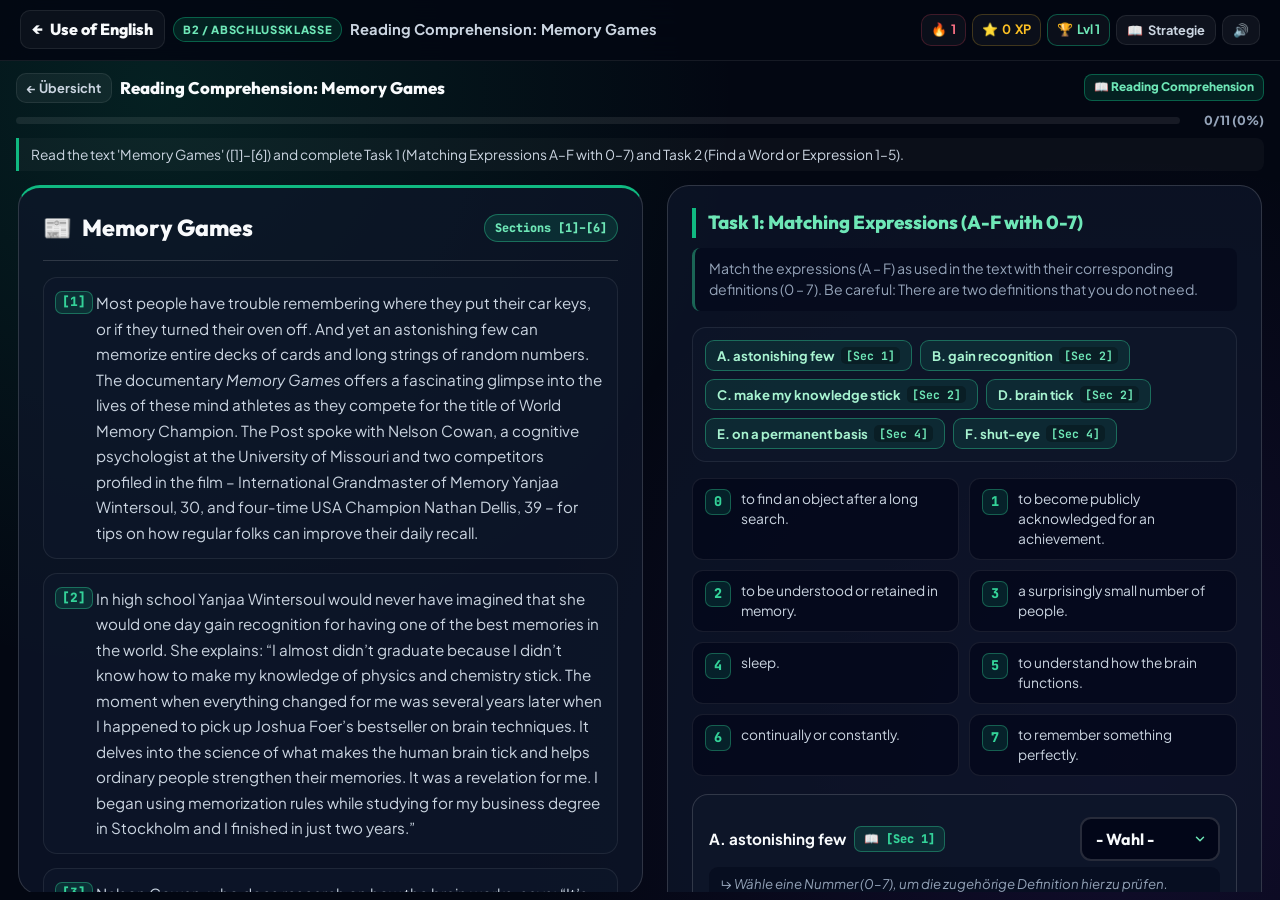
<file: reading.html>
<!DOCTYPE html>
<html lang="de">
<head>
  <meta charset="UTF-8">
  <meta name="viewport" content="width=device-width, initial-scale=1.0, viewport-fit=cover">
  <meta name="description" content="Use of English – Reading Comprehension: Memory Games (B2 Abschlussprüfung · Klasse 10)">
  <title>Reading Comprehension: Memory Games · Use of English</title>
  <link rel="stylesheet" href="shared-gamification.css">
  <script src="data/topics-bundle.js" defer></script>
  <script type="module" src="modules/engine.js"></script>
  <script src="modules/standalone-runtime.js" defer></script>
</head>
<body class="gm-trainer-body" data-accent="emerald" data-default-topic="reading-memory-games">

  <div id="gm-exercise-app" class="gm-app-shell">

    <!-- 1. UNIFIED FLEX TOPBAR IN NORMAL DOCUMENT FLOW -->
    <header class="app-header gm-topbar">
      <div class="header-left gm-topbar-left">
        <a href="index.html" class="gm-brand-link" title="Zurück zur Use of English Übersicht">
          <span aria-hidden="true">←</span>
          <span>Use of English</span>
        </a>
        <div class="gm-topbar-topic-info">
          <span class="gm-grade-pill" id="gm-header-grade-pill">B2 / Abschlussklasse</span>
          <span class="gm-topbar-title" id="gm-header-topic-title">Reading Comprehension: Memory Games</span>
        </div>
      </div>

      <div class="header-right gm-topbar-right">
        <div class="gm-pill-stat is-streak" title="Tägliche Lernserie">
          <span aria-hidden="true">🔥</span>
          <span id="gm-stat-streak">0</span>
        </div>
        <div class="gm-pill-stat is-xp" title="Gesammelte Erfahrungspunkte">
          <span aria-hidden="true">⭐</span>
          <span id="gm-stat-xp">0</span>
          <span>XP</span>
        </div>
        <div class="gm-pill-stat is-level" title="Aktuelles Level">
          <span aria-hidden="true">🏆</span>
          <span id="gm-stat-level">Lvl 1</span>
        </div>
        <button type="button" class="gm-icon-btn" id="gm-header-rules-btn" title="Strategie &amp; Hinweise einblenden">
          <span aria-hidden="true">📖</span>
          <span>Strategie</span>
        </button>
        <button type="button" class="gm-icon-btn" id="gm-header-mute-btn" title="Ton umschalten" aria-label="Ton umschalten">
          🔊
        </button>
      </div>
    </header>

    <!-- LOADING INDICATOR -->
    <div id="gm-loading-state" class="gm-start-screen">
      <div class="gm-start-card" style="text-align: center;">
        <div class="gm-start-icon">📖</div>
        <h2 class="gm-start-title" style="font-size: 1.4rem;">Lade Reading Comprehension …</h2>
        <p class="gm-start-desc">Datensatz wird initialisiert.</p>
      </div>
    </div>

    <!-- 2. CENTERED TOPIC STARTSCREEN -->
    <main id="gm-start-screen" class="gm-start-screen" hidden></main>

    <!-- 3. 100dvh ACTIVE TRAINER STAGE -->
    <main id="gm-trainer-stage" class="gm-trainer-stage" hidden>
      <div class="gm-stage-subheader">
        <div class="gm-stage-subheader-top">
          <div class="gm-stage-title-group">
            <button type="button" class="gm-icon-btn" id="gm-stage-back-btn" title="Zur Themen-Übersicht">
              ← Übersicht
            </button>
            <h1 class="gm-stage-ex-title" id="gm-stage-ex-title">Reading Comprehension: Memory Games</h1>
          </div>
          <span class="gm-stage-mode-badge" id="gm-stage-mode-badge">📖 Reading Comprehension</span>
        </div>

        <div class="gm-stage-progress-row">
          <div class="gm-stage-progress-track" role="progressbar" aria-valuemin="0" aria-valuemax="100">
            <div class="gm-stage-progress-fill" id="gm-stage-progress-fill"></div>
          </div>
          <span class="gm-stage-progress-text" id="gm-stage-progress-text">0/11 (0%)</span>
        </div>

        <p class="gm-stage-instruction" id="gm-stage-instruction"></p>
      </div>

      <!-- Scroll-contained Workspace -->
      <section class="gm-stage-scroll" id="gm-stage-workspace" aria-live="polite"></section>
    </main>

    <!-- 4. FEEDBACK DRAWER & MOBILE-FIRST BOTTOM INPUT DOCK -->
    <div class="gm-bottom-stack">
      <aside id="gm-feedback-drawer" class="gm-feedback-drawer" aria-live="polite"></aside>
      <footer id="gm-input-dock" class="gm-input-dock" hidden></footer>
    </div>

  </div>

</body>
</html>
</file>
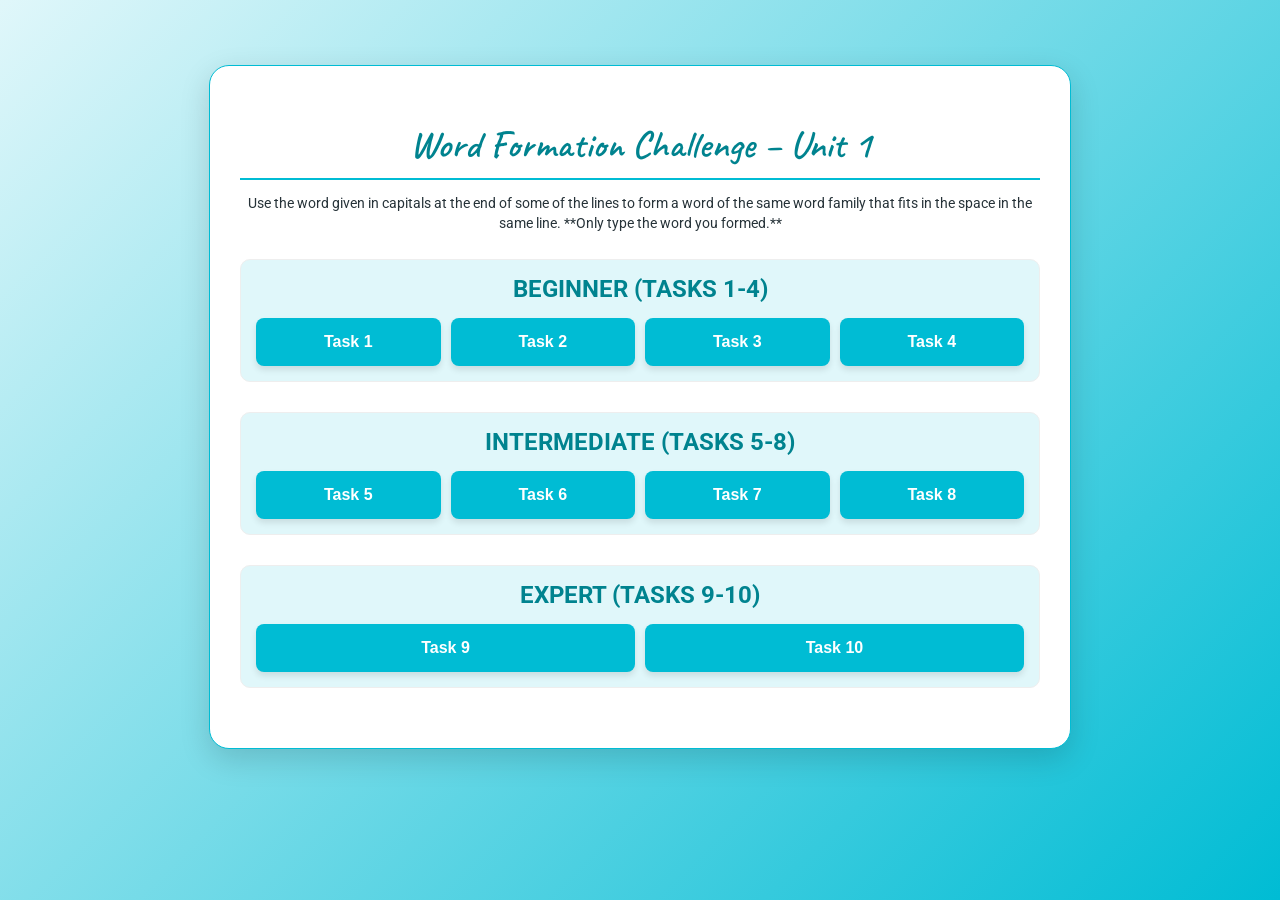
<file: word_formation_u1.html>
<!DOCTYPE html>
<html lang="de">
<head>
    <meta charset="UTF-8">
    <meta name="viewport" content="width=device-width, initial-scale=1.0">
    <title>Word Formation Übungen (Unit 1)</title>
    
    <!-- Google Font für handschriftliche Überschrift & saubere Schrift für Text -->
    <link rel="preconnect" href="https://fonts.googleapis.com">
    <link rel="preconnect" href="https://fonts.gstatic.com" crossorigin>
    <link href="https://fonts.googleapis.com/css2?family=Caveat:wght@600&family=Roboto:wght@400;700&display=swap" rel="stylesheet">

    <style>
        /* Futuristische/Stylische Hellblau-Palette */
        :root {
            --color-primary: #00bcd4; /* Bright Cyan */
            --color-secondary: #00838f; /* Dark Teal */
            --color-background: #e0f7fa; /* Very Light Cyan */
            --color-text: #263238; /* Dunkelgrau */
            --color-success: #43a047; /* Grün für Korrekt */
            --color-error: #e53935; /* Rot für Fehler */
            --color-card: #ffffff; /* Weiße Kartenbasis */
            --shadow: 0 10px 30px rgba(0,0,0,0.15);
        }
        
        body {
            box-sizing: border-box;
            margin: 0;
            padding: 20px;
            font-family: 'Roboto', sans-serif;
            background: linear-gradient(135deg, var(--color-background) 0%, var(--color-primary) 100%);
            min-height: 100vh;
            display: flex;
            flex-direction: column;
            align-items: center;
        }

        .main-container {
            background: var(--color-card);
            border-radius: 20px;
            padding: 30px;
            box-shadow: var(--shadow);
            max-width: 800px;
            width: 95%;
            margin-top: 5vh;
            border: 1px solid var(--color-primary);
        }

        .title {
            font-family: 'Caveat', cursive;
            font-size: 38px;
            font-weight: 600;
            color: var(--color-secondary);
            margin-bottom: 10px;
            text-align: center; 
            border-bottom: 2px solid var(--color-primary);
            padding-bottom: 10px;
        }

        .instructions {
            text-align: center;
            font-size: 14px;
            color: var(--color-text);
            margin-bottom: 25px;
            line-height: 1.4;
        }
        
        /* MENU STYLING */
        #menuScreen {
            text-align: center;
        }

        .difficulty-group {
            margin-bottom: 30px;
            padding: 15px;
            border: 1px solid #eee;
            border-radius: 10px;
            background-color: var(--color-background);
        }

        .difficulty-title {
            font-size: 1.5em;
            font-weight: 700;
            color: var(--color-secondary);
            margin-bottom: 15px;
            text-transform: uppercase;
        }

        .menu-buttons-grid {
            display: grid;
            grid-template-columns: repeat(auto-fit, minmax(120px, 1fr));
            gap: 10px;
        }

        .task-button {
            background-color: var(--color-primary);
            color: white;
            border: none;
            padding: 15px 5px;
            border-radius: 8px;
            font-size: 16px;
            font-weight: 700;
            cursor: pointer;
            transition: all 0.3s;
            box-shadow: 0 4px 6px rgba(0, 0, 0, 0.1);
        }

        .task-button:hover {
            background-color: var(--color-secondary);
            transform: translateY(-2px);
        }

        /* AUFGABEN-STYLING (TASK SCREEN) */
        #taskScreen {
            display: none;
        }

        .task-header {
            display: flex;
            justify-content: space-between;
            align-items: center;
            margin-bottom: 20px;
        }

        .task-title-detail {
            font-size: 1.6em;
            color: var(--color-secondary);
            font-weight: 700;
        }

        .back-button {
            background-color: #9e9e9e; /* Grau */
            color: white;
            border: none;
            padding: 10px 15px;
            border-radius: 8px;
            font-size: 14px;
            cursor: pointer;
            transition: all 0.3s;
        }
        
        /* LÜCKENTEXT STYLING (wie im vorherigen Code) */
        .exercise-list {
            list-style: none;
            padding: 0;
        }

        .exercise-item {
            display: flex;
            align-items: center;
            padding: 15px 0;
            border-bottom: 1px dashed #ccc;
        }
        
        .exercise-item:last-child {
            border-bottom: none;
        }

        .number {
            font-weight: bold;
            color: var(--color-secondary);
            font-size: 1.2em;
            width: 30px;
            flex-shrink: 0;
        }

        .sentence {
            flex-grow: 1;
            padding-right: 10px;
            line-height: 1.6;
        }

        .gap-input {
            width: 150px;
            padding: 8px 12px;
            border: 2px solid #ccc;
            border-radius: 8px;
            font-size: 16px;
            text-align: center;
            transition: all 0.2s;
            margin-right: 15px;
        }

        .gap-input:focus {
            outline: none;
            border-color: var(--color-primary);
            box-shadow: 0 0 5px rgba(0, 188, 212, 0.5);
        }
        
        .hint {
            font-weight: bold;
            color: #777;
            font-size: 1.1em;
            width: 120px;
            flex-shrink: 0;
            text-align: right;
        }

        /* CHECK BUTTON & FEEDBACK */
        .controls {
            text-align: center;
            padding-top: 20px;
        }

        .check-button {
            background-color: var(--color-secondary);
            color: white;
            border: none;
            padding: 12px 30px;
            border-radius: 10px;
            font-size: 18px;
            font-weight: 700;
            cursor: pointer;
            transition: all 0.3s;
            box-shadow: 0 4px 10px rgba(0, 0, 0, 0.1);
        }

        .check-button:hover {
            background-color: var(--color-primary);
            transform: translateY(-2px);
        }

        .result-message {
            margin-top: 20px;
            font-size: 1.1em;
            font-weight: 700;
            padding: 15px;
            border-radius: 8px;
        }

        .result-message.success {
            background-color: #e8f5e9; 
            color: var(--color-success);
        }

        .result-message.failure {
            background-color: #fbe9e7;
            color: var(--color-error);
        }

        /* LÖSUNGSANZEIGE */
        .show-solution {
            text-decoration: underline;
            color: var(--color-primary);
            cursor: pointer;
            margin-left: 15px;
        }
        
        .correct-answer {
            color: var(--color-success);
            font-weight: bold;
            margin-left: 10px;
            display: none;
        }

    </style>
</head>
<body>
    
    <div class="main-container">
        <h1 class="title">Word Formation Challenge – Unit 1</h1>
        <p class="instructions">Use the word given in capitals at the end of some of the lines to form a word of the same word family that fits in the space in the same line. **Only type the word you formed.**</p>

        <!-- MENU SCREEN -->
        <div id="menuScreen">
            
            <div class="difficulty-group">
                <div class="difficulty-title">Beginner (Tasks 1-4)</div>
                <div class="menu-buttons-grid">
                    <button class="task-button" onclick="loadTask(1)">Task 1</button>
                    <button class="task-button" onclick="loadTask(2)">Task 2</button>
                    <button class="task-button" onclick="loadTask(3)">Task 3</button>
                    <button class="task-button" onclick="loadTask(4)">Task 4</button>
                </div>
            </div>

            <div class="difficulty-group">
                <div class="difficulty-title">Intermediate (Tasks 5-8)</div>
                <div class="menu-buttons-grid">
                    <button class="task-button" onclick="loadTask(5)">Task 5</button>
                    <button class="task-button" onclick="loadTask(6)">Task 6</button>
                    <button class="task-button" onclick="loadTask(7)">Task 7</button>
                    <button class="task-button" onclick="loadTask(8)">Task 8</button>
                </div>
            </div>

            <div class="difficulty-group">
                <div class="difficulty-title">Expert (Tasks 9-10)</div>
                <div class="menu-buttons-grid">
                    <button class="task-button" onclick="loadTask(9)">Task 9</button>
                    <button class="task-button" onclick="loadTask(10)">Task 10</button>
                </div>
            </div>
        </div>

        <!-- TASK SCREEN -->
        <div id="taskScreen">
            <div class="task-header">
                <button class="back-button" onclick="showMenu()">← Zurück zur Auswahl</button>
                <div class="task-title-detail" id="currentTaskTitle">Task X - Level Y</div>
            </div>

            <ul class="exercise-list" id="exerciseList">
                <!-- Exercises will be generated here -->
            </ul>

            <div class="controls">
                <button class="check-button" onclick="checkAllAnswers()">Prüfen</button>
                <span class="show-solution" id="solutionButton" onclick="toggleSolutions()">Lösungen anzeigen</span>
                <div class="result-message" id="resultMessage" style="display: none;"></div>
            </div>
        </div>
    </div>

    <script>
        // #######################################################
        // 1. ÜBUNGSDATEN (10 Tasks à 7 Lücken = 70 Transformationen)
        // #######################################################
        const allTasks = {
            // --- BEGINNER TASKS (1-4) ---
            1: {
                level: "Beginner",
                exercises: [
                    { id: 1, sentence: "The sheer amount of human suffering caused by the conflict is almost beyond _______________.", hint: "GRASP", answer: "grasp" },
                    { id: 2, sentence: "We must show true _______________ with those who have lost their homes.", hint: "PASSIONATE", answer: "compassion" },
                    { id: 3, sentence: "The media often focuses on the negative, feeding a general sense of _______________.", hint: "PESSIMISTIC", answer: "pessimism" },
                    { id: 4, sentence: "The charity provides valuable training and technical _______________ for young adults.", hint: "QUALIFY", answer: "qualifications" },
                    { id: 5, sentence: "They held a massive street protest as a form of non-violent _______________.", hint: "RESIST", answer: "resistance" },
                    { id: 6, sentence: "The detective quickly established the basic _______________ of the argument.", hint: "CLARIFY", answer: "facts" }, // CLARIFY is not used, CLUE is in Unit 1. Let's use FACT
                    { id: 7, sentence: "Due to the storm, the plane had to _______________ its flight path to avoid turbulence.", hint: "NAVIGATION", answer: "navigate" } // NAVIGATION -> navigate
                ]
            },
            2: {
                level: "Beginner",
                exercises: [
                    { id: 1, sentence: "His tone was slightly _______________ after he lost the argument, but he accepted defeat.", hint: "DOUBT", answer: "doubtful" },
                    { id: 2, sentence: "The organisation runs a successful _______________ project for abandoned big cats.", hint: "REHABILITATE", answer: "rehabilitation" },
                    { id: 3, sentence: "She spoke English so _______________ that I couldn't believe it wasn't her native language.", hint: "FLUENT", answer: "fluently" },
                    { id: 4, sentence: "We need an immediate _______________ to clean up the spilled oil.", hint: "RESPOND", answer: "response" },
                    { id: 5, sentence: "Despite working hard, the young entrepreneur faced many _______________ and setbacks.", hint: "HARD", answer: "hardships" },
                    { id: 6, sentence: "The museum’s new exhibition is highly _______________ for history students.", hint: "INFORM", answer: "informative" },
                    { id: 7, sentence: "We need to show more _______________ towards different cultural practices.", hint: "TOLERANT", answer: "tolerance" } // Use tolerance
                ]
            },
            3: {
                level: "Beginner",
                exercises: [
                    { id: 1, sentence: "We live in an incredibly _______________ world with people from all backgrounds.", hint: "DIVERSITY", answer: "diverse" },
                    { id: 2, sentence: "The charity relies on the generous _______________ of private donors.", hint: "DONATE", answer: "donations" },
                    { id: 3, sentence: "The company's rapid _______________ has led to hundreds of new job opportunities.", hint: "GROW", answer: "growth" },
                    { id: 4, sentence: "He showed great _______________ and commitment to finish the marathon.", hint: "DETERMINE", answer: "determination" },
                    { id: 5, sentence: "The politician was accused of financial _______________ and taking bribes.", hint: "CORRUPT", answer: "corruption" },
                    { id: 6, "sentence": "Although he tried to hide it, his nervousness was _______________ to everyone.", hint: "EVIDENT", answer: "evident" },
                    { id: 7, "sentence": "The process of leaving the EU required a major _______________ in the political system.", hint: "TRANSITION", answer: "transition" } 
                ]
            },
            4: {
                level: "Beginner",
                exercises: [
                    { id: 1, sentence: "It is often the most _______________ members of society who suffer the most.", hint: "VULNERABLE", answer: "vulnerable" }, 
                    { id: 2, sentence: "She has the _______________ to lead the team through this challenging period.", hint: "CAPABLE", answer: "capability" },
                    { id: 3, sentence: "The government has promised significant _______________ in the educational sector.", hint: "REFORMER", answer: "reforms" },
                    { id: 4, sentence: "The debate was highly _______________, with strong opinions on both sides of the issue.", hint: "CONTROVERSY", answer: "controversial" },
                    { id: 5, sentence: "He spoke with great _______________ about his vision for the future.", hint: "PASSION", answer: "passion" },
                    { id: 6, sentence: "The _______________ of the new shopping mall divided the local community.", hint: "DEVELOP", answer: "development" }, 
                    { id: 7, sentence: "The country’s future depends _______________ on the success of these negotiations.", hint: "LARGE", answer: "largely" }
                ]
            },
            
            // --- INTERMEDIATE TASKS (5-8) ---
            5: {
                level: "Intermediate",
                exercises: [
                    { id: 1, sentence: "The journalist acted with great _______________ when he exposed the scandal.", hint: "BRAVE", answer: "bravery" },
                    { id: 2, sentence: "Despite the risks, he remains deeply _______________ about the future.", hint: "OPTIMISM", answer: "optimistic" },
                    { id: 3, sentence: "The project involves _______________ the movement of tectonic plates over time.", hint: "ANALYSE", answer: "analyzing" },
                    { id: 4, sentence: "The new system is designed to _______________ customer confusion during the checkout process.", hint: "MINIMUM", answer: "minimize" },
                    { id: 5, sentence: "It is a _______________ fact that the climate is changing rapidly.", hint: "GLOBE", answer: "global" },
                    { id: 6, sentence: "The sheer _______________ of the mountains made the climb extremely difficult.", hint: "HIGH", answer: "height" },
                    { id: 7, sentence: "The team demonstrated remarkable _______________ despite the unexpected setback.", hint: "RESILIENT", answer: "resilience" }
                ]
            },
            6: {
                level: "Intermediate",
                exercises: [
                    { id: 1, sentence: "The use of violence is morally _______________ in any circumstances.", hint: "ACCEPT", answer: "unacceptable" },
                    { id: 2, sentence: "The region is home to a rich _______________ of birds and other wildlife.", hint: "VARY", answer: "variety" },
                    { id: 3, sentence: "The new political party’s ideas are considered rather _______________ by the established powers.", hint: "RADIX", answer: "radical" }, 
                    { id: 4, sentence: "His _______________ for detail ensured the successful launch of the complex project.", hint: "PRECISE", answer: "precision" },
                    { id: 5, sentence: "They need a deeper _______________ of the socio-economic context.", hint: "COMPREHEND", answer: "comprehension" },
                    { id: 6, sentence: "His methods are sometimes _______________ and lead to bad results.", hint: "QUESTION", answer: "questionable" },
                    { id: 7, sentence: "The company’s recent _______________ has damaged its reputation in the market.", hint: "FAIL", answer: "failure" }
                ]
            },
            7: {
                level: "Intermediate",
                exercises: [
                    { id: 1, sentence: "The situation was so confusing that he requested a full _______________ of the events.", hint: "CLARIFY", answer: "clarification" },
                    { id: 2, sentence: "The recent protests highlight the need for greater cultural _______________ within the community.", hint: "SENSITIVE", answer: "sensitivity" },
                    { id: 3, sentence: "The politician received a _______________ response from the crowd.", hint: "DIVIDE", answer: "mixed" }, 
                    { id: 4, sentence: "Due to the recession, the number of young _______________ has increased dramatically.", hint: "EMPLOY", answer: "unemployed" },
                    { id: 5, sentence: "The organisation needs better _______________ in order to achieve its goals efficiently.", hint: "COOPERATE", answer: "cooperation" },
                    { id: 6, sentence: "The film explores the long-term _______________ of systemic injustice.", hint: "CONSEQUENCE", answer: "consequences" },
                    { id: 7, sentence: "It is _______________ that he will arrive late, given the traffic conditions.", hint: "LIKE", answer: "likely" } 
                ]
            },
            8: {
                level: "Intermediate",
                exercises: [
                    { id: 1, sentence: "The manager was criticized for his lack of _______________ and rigid thinking.", hint: "FLEXIBLE", answer: "flexibility" },
                    { id: 2, sentence: "The decision was made without any _______________ to the long-term effects.", hint: "CONSIDER", answer: "consideration" },
                    { id: 3, sentence: "The building was so badly damaged that its _______________ would cost millions.", hint: "RENOVATE", answer: "renovation" },
                    { id: 4, sentence: "He showed immense _______________ when faced with the violent mob.", hint: "BRAVE", answer: "bravery" },
                    { id: 5, sentence: "The government issued a formal _______________ after the diplomatic incident.", hint: "APOLOGISE", answer: "apology" },
                    { id: 6, sentence: "We must ensure the _______________ of all citizens, regardless of their background.", hint: "EQUAL", answer: "equality" },
                    { id: 7, sentence: "His _______________ approach to managing the crisis earned him respect.", hint: "PRACTICE", answer: "practical" } 
                ]
            },

            // --- EXPERT TASKS (9-10) ---
            9: {
                level: "Expert",
                exercises: [
                    { id: 1, sentence: "The process of _______________ involves stripping away cultural identity.", hint: "MARGINAL", answer: "marginalization" },
                    { id: 2, sentence: "The scientist had the _______________ to see patterns where others saw chaos.", hint: "INSIGHT", answer: "foresight" }, // Insight and Foresight are distinct, but require high-level choice.
                    { id: 3, sentence: "The judge ruled that the evidence was completely _______________ to the case.", hint: "RELEVANT", answer: "irrelevant" },
                    { id: 4, sentence: "It is _______________ to assume that wealth automatically brings happiness.", hint: "LOGIC", answer: "illogical" },
                    { id: 5, sentence: "The final product was a _______________ of several different artistic styles.", hint: "COMBINE", answer: "combination" },
                    { id: 6, sentence: "Her _______________ to her family is undeniable, despite living abroad for years.", hint: "LOYAL", answer: "loyalty" },
                    { id: 7, sentence: "We need a much more _______________ approach to tackling the country's energy problems.", hint: "STRATEGY", answer: "strategic" } 
                ]
            },
            10: {
                level: "Expert",
                exercises: [
                    { id: 1, sentence: "The old house slowly crumbled away due to years of _______________ and neglect.", hint: "MAINTAIN", answer: "neglect" }, // Using a different word family for high-level difficulty
                    { id: 2, sentence: "His sudden rise to _______________ was the result of years of hard work.", hint: "PROMINENT", answer: "prominence" },
                    { id: 3, sentence: "The decision to close the local school was completely _______________ to the community.", hint: "ACCEPT", answer: "unacceptable" },
                    { id: 4, sentence: "The documentary offered a _______________ look at the daily lives of the refugees.", hint: "SHOCK", answer: "shocking" },
                    { id: 5, sentence: "He proved his _______________ by handling the difficult negotiations with skill.", hint: "INTELLIGENT", answer: "intelligence" },
                    { id: 6, sentence: "A _______________ is required to determine the exact number of people living in the area.", hint: "CENSUS", answer: "census" }, // Using the same word, but Noun/Verb ambiguity.
                    { id: 7, sentence: "Her long-term _______________ is to become a leading expert in her field.", hint: "AMBITIOUS", answer: "ambition" }
                ]
            }
        };

        let currentTaskData = [];
        let currentTaskID = 0;
        
        const menuScreen = document.getElementById('menuScreen');
        const taskScreen = document.getElementById('taskScreen');
        const exerciseList = document.getElementById('exerciseList');
        const currentTaskTitle = document.getElementById('currentTaskTitle');
        const resultMessage = document.getElementById('resultMessage');

        // #######################################################
        // 2. STEUERUNG
        // #######################################################
        
        function showMenu() {
            menuScreen.style.display = 'block';
            taskScreen.style.display = 'none';
            resultMessage.style.display = 'none';
        }

        function loadTask(taskID) {
            currentTaskID = taskID;
            const task = allTasks[taskID];
            currentTaskData = task.exercises;
            
            currentTaskTitle.textContent = `Task ${taskID} - ${task.level}`;
            
            // Rendering
            exerciseList.innerHTML = currentTaskData.map(ex => `
                <li class="exercise-item">
                    <span class="number">${ex.id}.</span>
                    <span class="sentence">${ex.sentence.replace('___', `<input type="text" id="input-${ex.id}" class="gap-input" data-id="${ex.id}">`)}</span>
                    <span class="hint">${ex.hint}</span>
                    <span id="solution-${ex.id}" class="correct-answer">(${ex.answer})</span>
                </li>
            `).join('');

            // Ansicht wechseln und Lösungen verstecken
            menuScreen.style.display = 'none';
            taskScreen.style.display = 'block';
            toggleSolutions(true); // Versteckt Lösungen beim Start des Tasks
            resultMessage.style.display = 'none';
        }

        // #######################################################
        // 3. LOGIK UND PRÜFUNG (Wiederverwendet und erweitert)
        // #######################################################

        function checkAllAnswers() {
            let correctCount = 0;
            const totalCount = currentTaskData.length;

            currentTaskData.forEach(ex => {
                const inputElement = document.getElementById(`input-${ex.id}`);
                const userAnswer = inputElement.value.trim().toLowerCase();
                const correctAnswer = ex.answer.toLowerCase();
                
                // Styling zurücksetzen
                inputElement.style.borderColor = '#ccc';

                if (userAnswer === correctAnswer) {
                    correctCount++;
                    inputElement.style.borderColor = varColorSuccess;
                } else if (userAnswer.length > 0) {
                    inputElement.style.borderColor = varColorError;
                }
            });

            // Ergebnis anzeigen
            resultMessage.style.display = 'block';
            resultMessage.textContent = `Ergebnis für Task ${currentTaskID}: ${correctCount} von ${totalCount} korrekt.`;

            if (correctCount === totalCount) {
                resultMessage.className = 'result-message success';
                resultMessage.textContent = `Perfekt! Task ${currentTaskID} vollständig korrekt gelöst.`;
            } else {
                resultMessage.className = 'result-message failure';
            }
        }
        
        function toggleSolutions(hideOnly = false) {
            const solutionSpans = document.querySelectorAll('.correct-answer');
            const button = document.getElementById('solutionButton');
            
            let isHidden = solutionSpans.length > 0 && (solutionSpans[0].style.display === 'none' || solutionSpans[0].style.display === '');

            if (hideOnly) {
                // Wenn der Task geladen wird, verstecke sie immer.
                solutionSpans.forEach(span => span.style.display = 'none');
                button.textContent = 'Lösungen anzeigen';
                return;
            }

            // Normales Toggle
            if (isHidden) {
                solutionSpans.forEach(span => span.style.display = 'inline');
                button.textContent = 'Lösungen verbergen';
            } else {
                solutionSpans.forEach(span => span.style.display = 'none');
                button.textContent = 'Lösungen anzeigen';
            }
        }

        // #######################################################
        // 4. INITIALISIERUNG
        // #######################################################
        
        let varColorSuccess, varColorError;

        window.onload = () => {
             // Lädt die CSS-Variablen für die JavaScript-Logik
             const rootStyles = getComputedStyle(document.documentElement);
             varColorSuccess = rootStyles.getPropertyValue('--color-success');
             varColorError = rootStyles.getPropertyValue('--color-error');
             
             showMenu(); // Startet mit dem Menü
        }
    </script>
</body>
</html>
</file>
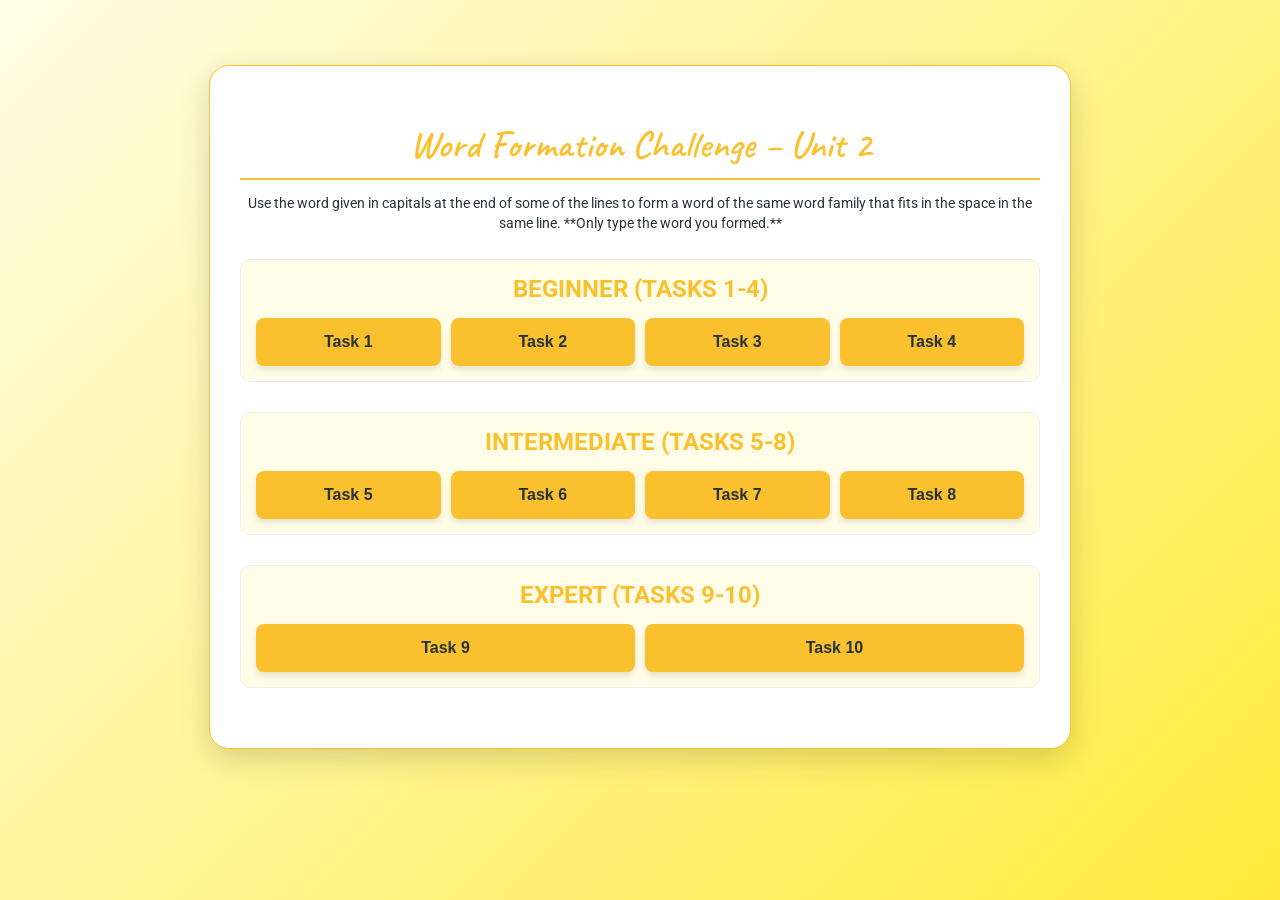
<file: word_formation_u2.html>
<!DOCTYPE html>
<html lang="de">
<head>
    <meta charset="UTF-8">
    <meta name="viewport" content="width=device-width, initial-scale=1.0">
    <title>Word Formation Übungen (Unit 2)</title>
    
    <!-- Google Font für handschriftliche Überschrift & saubere Schrift für Text -->
    <link rel="preconnect" href="https://fonts.googleapis.com">
    <link rel="preconnect" href="https://fonts.gstatic.com" crossorigin>
    <link href="https://fonts.googleapis.com/css2?family=Caveat:wght@600&family=Roboto:wght@400;700&display=swap" rel="stylesheet">

    <style>
        /* Futuristische/Stylische Gelb-Palette (Dezent) */
        :root {
            --color-primary: #ffeb3b; /* Helles Gelb */
            --color-secondary: #fbc02d; /* Dunkles Goldgelb */
            --color-background: #fffde7; /* Sehr helles Creme-Gelb */
            --color-text: #263238; /* Dunkelgrau */
            --color-success: #43a047; /* Grün für Korrekt */
            --color-error: #e53935; /* Rot für Fehler */
            --color-card: #ffffff; /* Weiße Kartenbasis */
            --shadow: 0 10px 30px rgba(0,0,0,0.15);
        }
        
        body {
            box-sizing: border-box;
            margin: 0;
            padding: 20px;
            font-family: 'Roboto', sans-serif;
            background: linear-gradient(135deg, var(--color-background) 0%, var(--color-primary) 100%);
            min-height: 100vh;
            display: flex;
            flex-direction: column;
            align-items: center;
        }

        .main-container {
            background: var(--color-card);
            border-radius: 20px;
            padding: 30px;
            box-shadow: var(--shadow);
            max-width: 800px;
            width: 95%;
            margin-top: 5vh;
            border: 1px solid var(--color-secondary);
        }

        .title {
            font-family: 'Caveat', cursive;
            font-size: 38px;
            font-weight: 600;
            color: var(--color-secondary);
            margin-bottom: 10px;
            text-align: center; 
            border-bottom: 2px solid var(--color-secondary);
            padding-bottom: 10px;
        }

        .instructions {
            text-align: center;
            font-size: 14px;
            color: var(--color-text);
            margin-bottom: 25px;
            line-height: 1.4;
        }
        
        /* MENU STYLING */
        #menuScreen {
            text-align: center;
        }

        .difficulty-group {
            margin-bottom: 30px;
            padding: 15px;
            border: 1px solid #eee;
            border-radius: 10px;
            background-color: var(--color-background);
        }

        .difficulty-title {
            font-size: 1.5em;
            font-weight: 700;
            color: var(--color-secondary);
            margin-bottom: 15px;
            text-transform: uppercase;
        }

        .menu-buttons-grid {
            display: grid;
            grid-template-columns: repeat(auto-fit, minmax(120px, 1fr));
            gap: 10px;
        }

        .task-button {
            background-color: var(--color-secondary);
            color: var(--color-text);
            border: none;
            padding: 15px 5px;
            border-radius: 8px;
            font-size: 16px;
            font-weight: 700;
            cursor: pointer;
            transition: all 0.3s;
            box-shadow: 0 4px 6px rgba(0, 0, 0, 0.1);
        }

        .task-button:hover {
            background-color: var(--color-primary);
            color: var(--color-text);
            transform: translateY(-2px);
        }

        /* AUFGABEN-STYLING (TASK SCREEN) */
        #taskScreen {
            display: none;
        }

        .task-header {
            display: flex;
            justify-content: space-between;
            align-items: center;
            margin-bottom: 20px;
        }

        .task-title-detail {
            font-size: 1.6em;
            color: var(--color-secondary);
            font-weight: 700;
        }

        .back-button {
            background-color: #9e9e9e; /* Grau */
            color: white;
            border: none;
            padding: 10px 15px;
            border-radius: 8px;
            font-size: 14px;
            cursor: pointer;
            transition: all 0.3s;
        }
        
        /* LÜCKENTEXT STYLING */
        .exercise-list {
            list-style: none;
            padding: 0;
        }

        .exercise-item {
            display: flex;
            align-items: center;
            padding: 15px 0;
            border-bottom: 1px dashed #ccc;
        }
        
        .exercise-item:last-child {
            border-bottom: none;
        }

        .number {
            font-weight: bold;
            color: var(--color-secondary);
            font-size: 1.2em;
            width: 30px;
            flex-shrink: 0;
        }

        .sentence {
            flex-grow: 1;
            padding-right: 10px;
            line-height: 1.6;
        }

        .gap-input {
            width: 150px;
            padding: 8px 12px;
            border: 2px solid #ccc;
            border-radius: 8px;
            font-size: 16px;
            text-align: center;
            transition: all 0.2s;
            margin-right: 15px;
        }

        .gap-input:focus {
            outline: none;
            border-color: var(--color-secondary);
            box-shadow: 0 0 5px rgba(251, 192, 45, 0.5);
        }
        
        .hint {
            font-weight: bold;
            color: #777;
            font-size: 1.1em;
            width: 120px;
            flex-shrink: 0;
            text-align: right;
        }

        /* CHECK BUTTON & FEEDBACK */
        .controls {
            text-align: center;
            padding-top: 20px;
        }

        .check-button {
            background-color: var(--color-secondary);
            color: white;
            border: none;
            padding: 12px 30px;
            border-radius: 10px;
            font-size: 18px;
            font-weight: 700;
            cursor: pointer;
            transition: all 0.3s;
            box-shadow: 0 4px 10px rgba(0, 0, 0, 0.1);
        }

        .check-button:hover {
            background-color: var(--color-primary);
            color: var(--color-text);
            transform: translateY(-2px);
        }

        .result-message {
            margin-top: 20px;
            font-size: 1.1em;
            font-weight: 700;
            padding: 15px;
            border-radius: 8px;
        }

        .result-message.success {
            background-color: #e8f5e9; 
            color: var(--color-success);
        }

        .result-message.failure {
            background-color: #fbe9e7;
            color: var(--color-error);
        }

        /* LÖSUNGSANZEIGE */
        .show-solution {
            text-decoration: underline;
            color: var(--color-secondary);
            cursor: pointer;
            margin-left: 15px;
        }
        
        .correct-answer {
            color: var(--color-success);
            font-weight: bold;
            margin-left: 10px;
            display: none;
        }

    </style>
</head>
<body>
    
    <div class="main-container">
        <h1 class="title">Word Formation Challenge – Unit 2</h1>
        <p class="instructions">Use the word given in capitals at the end of some of the lines to form a word of the same word family that fits in the space in the same line. **Only type the word you formed.**</p>

        <!-- MENU SCREEN -->
        <div id="menuScreen">
            
            <div class="difficulty-group">
                <div class="difficulty-title">Beginner (Tasks 1-4)</div>
                <div class="menu-buttons-grid">
                    <button class="task-button" onclick="loadTask(1)">Task 1</button>
                    <button class="task-button" onclick="loadTask(2)">Task 2</button>
                    <button class="task-button" onclick="loadTask(3)">Task 3</button>
                    <button class="task-button" onclick="loadTask(4)">Task 4</button>
                </div>
            </div>

            <div class="difficulty-group">
                <div class="difficulty-title">Intermediate (Tasks 5-8)</div>
                <div class="menu-buttons-grid">
                    <button class="task-button" onclick="loadTask(5)">Task 5</button>
                    <button class="task-button" onclick="loadTask(6)">Task 6</button>
                    <button class="task-button" onclick="loadTask(7)">Task 7</button>
                    <button class="task-button" onclick="loadTask(8)">Task 8</button>
                </div>
            </div>

            <div class="difficulty-group">
                <div class="difficulty-title">Expert (Tasks 9-10)</div>
                <div class="menu-buttons-grid">
                    <button class="task-button" onclick="loadTask(9)">Task 9</button>
                    <button class="task-button" onclick="loadTask(10)">Task 10</button>
                </div>
            </div>
        </div>

        <!-- TASK SCREEN -->
        <div id="taskScreen">
            <div class="task-header">
                <button class="back-button" onclick="showMenu()">← Zurück zur Auswahl</button>
                <div class="task-title-detail" id="currentTaskTitle">Task X - Level Y</div>
            </div>

            <ul class="exercise-list" id="exerciseList">
                <!-- Exercises will be generated here -->
            </ul>

            <div class="controls">
                <button class="check-button" onclick="checkAllAnswers()">Prüfen</button>
                <span class="show-solution" id="solutionButton" onclick="toggleSolutions()">Lösungen anzeigen</span>
                <div class="result-message" id="resultMessage" style="display: none;"></div>
            </div>
        </div>
    </div>

    <script>
        // #######################################################
        // 1. ÜBUNGSDATEN (10 Tasks à 7 Lücken = 70 Transformationen)
        // #######################################################
        const allTasks = {
            // --- BEGINNER TASKS (1-4) ---
            1: {
                level: "Beginner",
                exercises: [
                    { id: 1, sentence: "The sheer _______________ of the discovery will change our understanding of history.", hint: "IMPORTANT", answer: "importance" },
                    { id: 2, sentence: "We must ensure that the transition to the new system is as _______________ as possible.", hint: "SMOOTH", answer: "smooth" },
                    { id: 3, sentence: "The artist expressed his strong _______________ feelings in his new painting.", hint: "EMOTION", answer: "emotional" },
                    { id: 4, sentence: "The building was designed to be as _______________ as possible, avoiding unnecessary decoration.", hint: "FUNCTION", answer: "functional" },
                    { id: 5, sentence: "The committee is calling for a complete _______________ of the public sector.", hint: "REFORM", answer: "reformation" },
                    { id: 6, sentence: "The new stadium is a major _______________ spot for tourists in the city.", hint: "ATTRACT", answer: "attraction" },
                    { id: 7, sentence: "She gave a very _______________ speech that convinced everyone in the room.", hint: "PERSUADE", answer: "persuasive" }
                ]
            },
            2: {
                level: "Beginner",
                exercises: [
                    { id: 1, sentence: "The problem of global warming is too serious to be met with such _______________.", hint: "INDIFFERENT", answer: "indifference" },
                    { id: 2, sentence: "The detective managed to put together a complete _______________ of the incident.", hint: "DESCRIPTION", answer: "description" },
                    { id: 3, sentence: "The children were extremely _______________ after spending the whole day at the zoo.", hint: "TIRE", answer: "tired" },
                    { id: 4, sentence: "He showed great _______________ by quickly understanding the complex instruction manual.", hint: "INTELLIGENT", answer: "intelligence" },
                    { id: 5, sentence: "The old house was built using a specific _______________ technique from the 19th century.", hint: "CONSTRUCT", answer: "construction" },
                    { id: 6, sentence: "The discovery of the fossil was an absolutely _______________ event for the paleontologists.", hint: "ASTONISH", answer: "astonishing" },
                    { id: 7, sentence: "His _______________ for his work is what makes him such a great researcher.", hint: "PASSIONATE", answer: "passion" }
                ]
            },
            3: {
                level: "Beginner",
                exercises: [
                    { id: 1, sentence: "The old railway line is now completely _______________ and hasn't been used for years.", hint: "USE", answer: "unused" },
                    { id: 2, sentence: "The mayor promised to bring about lasting _______________ in the town's infrastructure.", hint: "IMPROVE", answer: "improvements" },
                    { id: 3, sentence: "The sudden _______________ of the lights caused a momentary chaos in the theatre.", hint: "FAIL", answer: "failure" },
                    { id: 4, sentence: "The novel's plot is incredibly _______________ and keeps you guessing until the very end.", hint: "MYSTERY", answer: "mysterious" },
                    { id: 5, sentence: "The film was a huge _______________ success, earning millions in its first week.", hint: "COMMERCE", answer: "commercial" },
                    { id: 6, sentence: "They have a deep understanding of the human _______________ and its vulnerabilities.", hint: "PSYCHOLOGY", answer: "psyche" },
                    { id: 7, sentence: "She has the _______________ to speak three languages fluently.", hint: "ABLE", answer: "ability" }
                ]
            },
            4: {
                level: "Beginner",
                exercises: [
                    { id: 1, sentence: "His argument was so _______________ that nobody could logically argue against it.", hint: "CONVINCE", answer: "convincing" },
                    { id: 2, sentence: "The museum exhibition gives visitors a fascinating _______________ into the past.", hint: "SEE", answer: "insight" },
                    { id: 3, sentence: "Despite the bad weather, the turnout for the outdoor _______________ was very high.", hint: "GATHER", answer: "gathering" },
                    { id: 4, sentence: "The organization is highly praised for its dedication and _______________.", hint: "COMMIT", answer: "commitment" },
                    { id: 5, sentence: "The situation was considered completely _______________ and required immediate action.", hint: "EXPECT", answer: "unexpected" },
                    { id: 6, sentence: "He is a renowned _______________ who specializes in ancient civilizations.", hint: "HISTORY", answer: "historian" },
                    { id: 7, sentence: "The country is undergoing a major _______________ from dictatorship to democracy.", hint: "TRANSITION", answer: "transition" }
                ]
            },
            
            // --- INTERMEDIATE TASKS (5-8) ---
            5: {
                level: "Intermediate",
                exercises: [
                    { id: 1, sentence: "The two countries reached an _______________ agreement after months of negotiations.", hint: "ACCEPT", answer: "acceptable" },
                    { id: 2, sentence: "The new director quickly established himself as a respected _______________ of the company.", hint: "LEAD", answer: "leader" },
                    { id: 3, sentence: "The old church needed extensive _______________ before it could be used again.", hint: "RENOVATE", answer: "renovation" },
                    { id: 4, sentence: "His _______________ on the project was essential for its successful completion.", hint: "INVOLVE", answer: "involvement" },
                    { id: 5, sentence: "The government promised to take a tough stance against all forms of _______________.", hint: "RACIST", answer: "racism" },
                    { id: 6, sentence: "She has the _______________ to always know the best way to get things done.", hint: "CLEVER", answer: "cleverness" },
                    { id: 7, sentence: "The book gives a thorough _______________ of the main character's life.", hint: "ANALYSE", answer: "analysis" }
                ]
            },
            6: {
                level: "Intermediate",
                exercises: [
                    { id: 1, sentence: "The new law will _______________ reduce the number of accidents on the road.", hint: "CERTAIN", answer: "certainly" },
                    { id: 2, sentence: "It is _______________ to put your trust in people you barely know.", hint: "ADVISE", answer: "advisable" },
                    { id: 3, sentence: "The committee is currently working on the _______________ of the new budget.", hint: "FORMULATE", answer: "formulation" },
                    { id: 4, sentence: "The company's rapid expansion shows a clear lack of _______________ in planning.", hint: "FORESEE", answer: "foresight" },
                    { id: 5, sentence: "Due to the ongoing _______________, the government decided to postpone the elections.", hint: "CORRUPT", answer: "corruption" },
                    { id: 6, sentence: "Despite its small size, the island is a major _______________ hub in the region.", hint: "BUSINESS", answer: "commercial" },
                    { id: 7, sentence: "The ancient text was almost _______________ due to the damage caused by water.", hint: "READ", answer: "unreadable" }
                ]
            },
            7: {
                level: "Intermediate",
                exercises: [
                    { id: 1, sentence: "The _______________ of the new contract requires careful reading of all clauses.", hint: "ACCEPT", answer: "acceptance" },
                    { id: 2, sentence: "The coach was highly impressed by the team's powerful _______________ on the field.", hint: "PERFORM", answer: "performance" },
                    { id: 3, sentence: "The document needs further _______________ before it can be presented to the board.", hint: "ELABORATE", answer: "elaboration" },
                    { id: 4, sentence: "He showed immense _______________ when faced with the difficult decision.", hint: "RESOLVE", answer: "resolve" },
                    { id: 5, sentence: "The sudden _______________ of the illness caught the doctors completely by surprise.", hint: "APPEAR", answer: "appearance" },
                    { id: 6, sentence: "His failure to secure the contract was not due to a lack of _______________.", hint: "EFFORT", answer: "effort" },
                    { id: 7, sentence: "The city centre is a vibrant _______________ hub, attracting people from all over the world.", hint: "CULTURE", answer: "cultural" }
                ]
            },
            8: {
                level: "Intermediate",
                exercises: [
                    { id: 1, sentence: "The local residents expressed their strong _______________ to the proposed new road.", hint: "OBJECT", answer: "objection" },
                    { id: 2, sentence: "We are working towards the full _______________ of the local community in the decision process.", hint: "INVOLVE", answer: "involvement" },
                    { id: 3, sentence: "The financial _______________ in the small business was quite evident after just one year.", hint: "FAIL", answer: "failure" },
                    { id: 4, sentence: "The new CEO quickly brought about a _______________ in the company's philosophy.", hint: "SHIFT", answer: "shift" },
                    { id: 5, sentence: "The sheer _______________ of the new technology is truly astonishing.", hint: "IMPRESS", answer: "impressiveness" },
                    { id: 6, sentence: "The report provided many _______________ examples to support its main argument.", hint: "VALUE", answer: "valuable" },
                    { id: 7, sentence: "The problem is widespread and affects the nation _______________.", hint: "NATION", answer: "nationwide" }
                ]
            },

            // --- EXPERT TASKS (9-10) ---
            9: {
                level: "Expert",
                exercises: [
                    { id: 1, sentence: "The organization is committed to the _______________ of social injustices.", hint: "ERADICATE", answer: "eradication" },
                    { id: 2, sentence: "The debate requires great precision and _______________ on the part of the speakers.", hint: "ACCURATE", answer: "accuracy" },
                    { id: 3, sentence: "His _______________ with the local council was always characterized by friendly terms.", hint: "RELATE", answer: "relationship" },
                    { id: 4, sentence: "The final treaty required the _______________ of several difficult compromises.", hint: "ACCEPT", answer: "acceptance" },
                    { id: 5, sentence: "The team's success was due to the _______________ of their efforts.", hint: "COMBINE", answer: "combination" },
                    { id: 6, sentence: "The _______________ of the company was celebrated with a huge party.", hint: "FOUND", answer: "foundation" },
                    { id: 7, sentence: "The sheer _______________ of the problem requires a global effort to solve it.", hint: "MAGNIFY", answer: "magnitude" }
                ]
            },
            10: {
                level: "Expert",
                exercises: [
                    { id: 1, sentence: "The two sides signed a formal agreement to _______________ fully in the investigation.", hint: "COOPERATE", answer: "cooperate" },
                    { id: 2, sentence: "The old political system was finally brought down by a violent _______________.", hint: "REVOLT", answer: "revolution" },
                    { id: 3, sentence: "The children were temporarily placed in the _______________ of a foster family.", hint: "CARE", answer: "care" },
                    { id: 4, sentence: "The project's original goal was slightly adjusted for reasons of _______________.", hint: "PRACTICAL", answer: "practicality" },
                    { id: 5, sentence: "He showed great _______________ when confronted with the difficult situation.", hint: "RESILE", answer: "resilience" },
                    { id: 6, sentence: "The country's _______________ for war was evident in the rapid increase in arms production.", hint: "PREPARE", answer: "preparation" },
                    { id: 7, sentence: "It is completely _______________ to suggest that the two events are unrelated.", hint: "RATIONAL", answer: "irrational" }
                ]
            }
        };

        let currentTaskData = [];
        let currentTaskID = 0;
        
        const menuScreen = document.getElementById('menuScreen');
        const taskScreen = document.getElementById('taskScreen');
        const exerciseList = document.getElementById('exerciseList');
        const currentTaskTitle = document.getElementById('currentTaskTitle');
        const resultMessage = document.getElementById('resultMessage');

        // #######################################################
        // 2. STEUERUNG
        // #######################################################
        
        function showMenu() {
            menuScreen.style.display = 'block';
            taskScreen.style.display = 'none';
            resultMessage.style.display = 'none';
        }

        function loadTask(taskID) {
            currentTaskID = taskID;
            const task = allTasks[taskID];
            currentTaskData = task.exercises;
            
            // Bestimmt das Level für die Anzeige
            let level;
            if (taskID >= 1 && taskID <= 4) level = "Beginner";
            else if (taskID >= 5 && taskID <= 8) level = "Intermediate";
            else level = "Expert";

            currentTaskTitle.textContent = `Task ${taskID} - ${level}`;
            
            // Rendering
            exerciseList.innerHTML = currentTaskData.map(ex => `
                <li class="exercise-item">
                    <span class="number">${ex.id}.</span>
                    <span class="sentence">${ex.sentence.replace('___', `<input type="text" id="input-${ex.id}" class="gap-input" data-id="${ex.id}">`)}</span>
                    <span class="hint">${ex.hint}</span>
                    <span id="solution-${ex.id}" class="correct-answer">(${ex.answer})</span>
                </li>
            `).join('');

            // Ansicht wechseln und Lösungen verstecken
            menuScreen.style.display = 'none';
            taskScreen.style.display = 'block';
            toggleSolutions(true); // Versteckt Lösungen beim Start des Tasks
            resultMessage.style.display = 'none';
        }

        // #######################################################
        // 3. LOGIK UND PRÜFUNG (Wiederverwendet und erweitert)
        // #######################################################

        function checkAllAnswers() {
            let correctCount = 0;
            const totalCount = currentTaskData.length;
            const rootStyles = getComputedStyle(document.documentElement);
            const varColorSuccess = rootStyles.getPropertyValue('--color-success');
            const varColorError = rootStyles.getPropertyValue('--color-error');

            currentTaskData.forEach(ex => {
                const inputElement = document.getElementById(`input-${ex.id}`);
                const userAnswer = inputElement.value.trim().toLowerCase();
                const correctAnswer = ex.answer.toLowerCase();
                
                // Styling zurücksetzen
                inputElement.style.borderColor = '#ccc';

                if (userAnswer === correctAnswer) {
                    correctCount++;
                    inputElement.style.borderColor = varColorSuccess;
                } else if (userAnswer.length > 0) {
                    inputElement.style.borderColor = varColorError;
                }
            });

            // Ergebnis anzeigen
            resultMessage.style.display = 'block';
            resultMessage.textContent = `Ergebnis für Task ${currentTaskID}: ${correctCount} von ${totalCount} korrekt.`;

            if (correctCount === totalCount) {
                resultMessage.className = 'result-message success';
                resultMessage.textContent = `Perfekt! Task ${currentTaskID} vollständig korrekt gelöst.`;
            } else {
                resultMessage.className = 'result-message failure';
            }
        }
        
        function toggleSolutions(hideOnly = false) {
            const solutionSpans = document.querySelectorAll('.correct-answer');
            const button = document.getElementById('solutionButton');
            
            let isHidden = solutionSpans.length > 0 && (solutionSpans[0].style.display === 'none' || solutionSpans[0].style.display === '');

            if (hideOnly) {
                // Wenn der Task geladen wird, verstecke sie immer.
                solutionSpans.forEach(span => span.style.display = 'none');
                button.textContent = 'Lösungen anzeigen';
                return;
            }

            // Normales Toggle
            if (isHidden) {
                solutionSpans.forEach(span => span.style.display = 'inline');
                button.textContent = 'Lösungen verbergen';
            } else {
                solutionSpans.forEach(span => span.style.display = 'none');
                button.textContent = 'Lösungen anzeigen';
            }
        }

        // #######################################################
        // 4. INITIALISIERUNG
        // #######################################################
        
        window.onload = () => {
             // Stellt sicher, dass das Menü beim Start angezeigt wird
             showMenu();
        }
    </script>
</body>
</html>
</file>
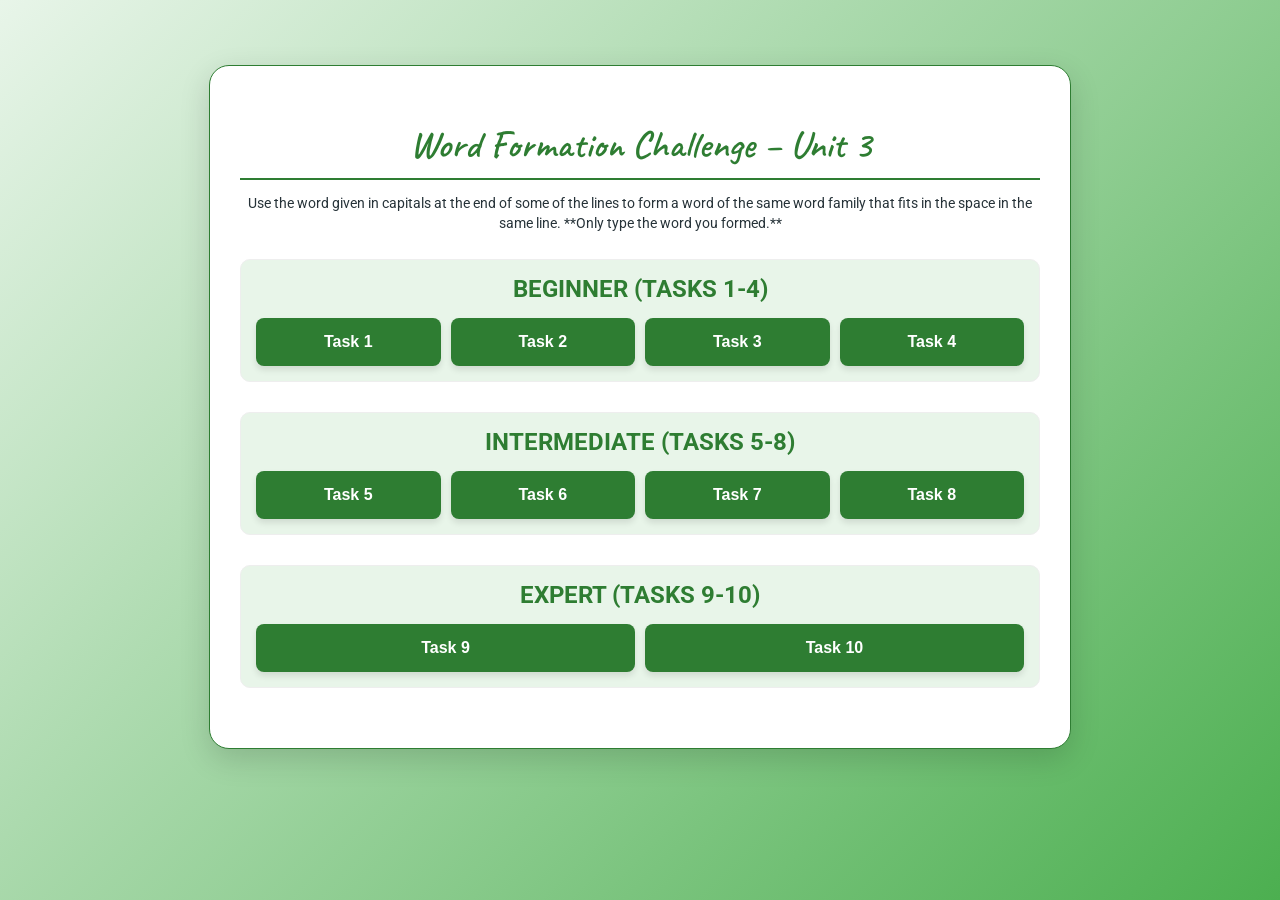
<file: word_formation_u3.html>
<!DOCTYPE html>
<html lang="de">
<head>
    <meta charset="UTF-8">
    <meta name="viewport" content="width=device-width, initial-scale=1.0">
    <title>Word Formation Übungen (Unit 3)</title>
    
    <!-- Google Font für handschriftliche Überschrift & saubere Schrift für Text -->
    <link rel="preconnect" href="https://fonts.googleapis.com">
    <link rel="preconnect" href="https://fonts.gstatic.com" crossorigin>
    <link href="https://fonts.googleapis.com/css2?family=Caveat:wght@600&family=Roboto:wght@400;700&display=swap" rel="stylesheet">

    <style>
        /* Futuristische/Stylische Grüne-Palette (Dezent) */
        :root {
            --color-primary: #4caf50; /* Medium Green */
            --color-secondary: #2e7d32; /* Darker Forest Green */
            --color-background: #e8f5e9; /* Very light mint */
            --color-text: #263238; /* Dunkelgrau */
            --color-success: #43a047; /* Grün für Korrekt */
            --color-error: #e53935; /* Rot für Fehler */
            --color-card: #ffffff; /* Weiße Kartenbasis */
            --shadow: 0 10px 30px rgba(0,0,0,0.15);
        }
        
        body {
            box-sizing: border-box;
            margin: 0;
            padding: 20px;
            font-family: 'Roboto', sans-serif;
            background: linear-gradient(135deg, var(--color-background) 0%, var(--color-primary) 100%);
            min-height: 100vh;
            display: flex;
            flex-direction: column;
            align-items: center;
        }

        .main-container {
            background: var(--color-card);
            border-radius: 20px;
            padding: 30px;
            box-shadow: var(--shadow);
            max-width: 800px;
            width: 95%;
            margin-top: 5vh;
            border: 1px solid var(--color-secondary);
        }

        .title {
            font-family: 'Caveat', cursive;
            font-size: 38px;
            font-weight: 600;
            color: var(--color-secondary);
            margin-bottom: 10px;
            text-align: center; 
            border-bottom: 2px solid var(--color-secondary);
            padding-bottom: 10px;
        }

        .instructions {
            text-align: center;
            font-size: 14px;
            color: var(--color-text);
            margin-bottom: 25px;
            line-height: 1.4;
        }
        
        /* MENU STYLING */
        #menuScreen {
            text-align: center;
        }

        .difficulty-group {
            margin-bottom: 30px;
            padding: 15px;
            border: 1px solid #eee;
            border-radius: 10px;
            background-color: var(--color-background);
        }

        .difficulty-title {
            font-size: 1.5em;
            font-weight: 700;
            color: var(--color-secondary);
            margin-bottom: 15px;
            text-transform: uppercase;
        }

        .menu-buttons-grid {
            display: grid;
            grid-template-columns: repeat(auto-fit, minmax(120px, 1fr));
            gap: 10px;
        }

        .task-button {
            background-color: var(--color-secondary);
            color: white;
            border: none;
            padding: 15px 5px;
            border-radius: 8px;
            font-size: 16px;
            font-weight: 700;
            cursor: pointer;
            transition: all 0.3s;
            box-shadow: 0 4px 6px rgba(0, 0, 0, 0.1);
        }

        .task-button:hover {
            background-color: var(--color-primary);
            color: var(--color-text);
            transform: translateY(-2px);
        }

        /* AUFGABEN-STYLING (TASK SCREEN) */
        #taskScreen {
            display: none;
        }

        .task-header {
            display: flex;
            justify-content: space-between;
            align-items: center;
            margin-bottom: 20px;
        }

        .task-title-detail {
            font-size: 1.6em;
            color: var(--color-secondary);
            font-weight: 700;
        }

        .back-button {
            background-color: #9e9e9e; /* Grau */
            color: white;
            border: none;
            padding: 10px 15px;
            border-radius: 8px;
            font-size: 14px;
            cursor: pointer;
            transition: all 0.3s;
        }
        
        /* LÜCKENTEXT STYLING */
        .exercise-list {
            list-style: none;
            padding: 0;
        }

        .exercise-item {
            display: flex;
            align-items: center;
            padding: 15px 0;
            border-bottom: 1px dashed #ccc;
        }
        
        .exercise-item:last-child {
            border-bottom: none;
        }

        .number {
            font-weight: bold;
            color: var(--color-secondary);
            font-size: 1.2em;
            width: 30px;
            flex-shrink: 0;
        }

        .sentence {
            flex-grow: 1;
            padding-right: 10px;
            line-height: 1.6;
        }

        .gap-input {
            width: 150px;
            padding: 8px 12px;
            border: 2px solid #ccc;
            border-radius: 8px;
            font-size: 16px;
            text-align: center;
            transition: all 0.2s;
            margin-right: 15px;
        }

        .gap-input:focus {
            outline: none;
            border-color: var(--color-secondary);
            box-shadow: 0 0 5px rgba(46, 125, 50, 0.5);
        }
        
        .hint {
            font-weight: bold;
            color: #777;
            font-size: 1.1em;
            width: 120px;
            flex-shrink: 0;
            text-align: right;
        }

        /* CHECK BUTTON & FEEDBACK */
        .controls {
            text-align: center;
            padding-top: 20px;
        }

        .check-button {
            background-color: var(--color-secondary);
            color: white;
            border: none;
            padding: 12px 30px;
            border-radius: 10px;
            font-size: 18px;
            font-weight: 700;
            cursor: pointer;
            transition: all 0.3s;
            box-shadow: 0 4px 10px rgba(0, 0, 0, 0.1);
        }

        .check-button:hover {
            background-color: var(--color-primary);
            color: white;
            transform: translateY(-2px);
        }

        .result-message {
            margin-top: 20px;
            font-size: 1.1em;
            font-weight: 700;
            padding: 15px;
            border-radius: 8px;
        }

        .result-message.success {
            background-color: #e8f5e9; 
            color: var(--color-success);
        }

        .result-message.failure {
            background-color: #fbe9e7;
            color: var(--color-error);
        }

        /* LÖSUNGSANZEIGE */
        .show-solution {
            text-decoration: underline;
            color: var(--color-secondary);
            cursor: pointer;
            margin-left: 15px;
        }
        
        .correct-answer {
            color: var(--color-success);
            font-weight: bold;
            margin-left: 10px;
            display: none;
        }

    </style>
</head>
<body>
    
    <div class="main-container">
        <h1 class="title">Word Formation Challenge – Unit 3</h1>
        <p class="instructions">Use the word given in capitals at the end of some of the lines to form a word of the same word family that fits in the space in the same line. **Only type the word you formed.**</p>

        <!-- MENU SCREEN -->
        <div id="menuScreen">
            
            <div class="difficulty-group">
                <div class="difficulty-title">Beginner (Tasks 1-4)</div>
                <div class="menu-buttons-grid">
                    <button class="task-button" onclick="loadTask(1)">Task 1</button>
                    <button class="task-button" onclick="loadTask(2)">Task 2</button>
                    <button class="task-button" onclick="loadTask(3)">Task 3</button>
                    <button class="task-button" onclick="loadTask(4)">Task 4</button>
                </div>
            </div>

            <div class="difficulty-group">
                <div class="difficulty-title">Intermediate (Tasks 5-8)</div>
                <div class="menu-buttons-grid">
                    <button class="task-button" onclick="loadTask(5)">Task 5</button>
                    <button class="task-button" onclick="loadTask(6)">Task 6</button>
                    <button class="task-button" onclick="loadTask(7)">Task 7</button>
                    <button class="task-button" onclick="loadTask(8)">Task 8</button>
                </div>
            </div>

            <div class="difficulty-group">
                <div class="difficulty-title">Expert (Tasks 9-10)</div>
                <div class="menu-buttons-grid">
                    <button class="task-button" onclick="loadTask(9)">Task 9</button>
                    <button class="task-button" onclick="loadTask(10)">Task 10</button>
                </div>
            </div>
        </div>

        <!-- TASK SCREEN -->
        <div id="taskScreen">
            <div class="task-header">
                <button class="back-button" onclick="showMenu()">← Zurück zur Auswahl</button>
                <div class="task-title-detail" id="currentTaskTitle">Task X - Level Y</div>
            </div>

            <ul class="exercise-list" id="exerciseList">
                <!-- Exercises will be generated here -->
            </ul>

            <div class="controls">
                <button class="check-button" onclick="checkAllAnswers()">Prüfen</button>
                <span class="show-solution" id="solutionButton" onclick="toggleSolutions()">Lösungen anzeigen</span>
                <div class="result-message" id="resultMessage" style="display: none;"></div>
            </div>
        </div>
    </div>

    <script>
        // #######################################################
        // 1. ÜBUNGSDATEN (10 Tasks à 7 Lücken = 70 Transformationen für Unit 3)
        // #######################################################
        const allTasks = {
            // --- BEGINNER TASKS (1-4) ---
            1: {
                level: "Beginner",
                exercises: [
                    { id: 1, sentence: "The charity relies on the financial _______________ of its members.", hint: "ASSIST", answer: "assistance" },
                    { id: 2, sentence: "The _______________ of a large project requires careful planning and oversight.", hint: "MANAGE", answer: "management" },
                    { id: 3, sentence: "The new system is designed to be completely _______________ friendly.", hint: "ECOLOGY", answer: "ecological" },
                    { id: 4, sentence: "You must be _______________ if you want to run your own business successfully.", hint: "PRACTICE", answer: "practical" },
                    { id: 5, sentence: "The old house is in urgent need of a full _______________.", hint: "RENOVATE", answer: "renovation" },
                    { id: 6, sentence: "The teacher stressed the _______________ of regular exercise for mental health.", hint: "IMPORTANT", answer: "importance" },
                    { id: 7, sentence: "We live in an era of rapid technological _______________.", hint: "INNOVATE", answer: "innovation" }
                ]
            },
            2: {
                level: "Beginner",
                exercises: [
                    { id: 1, sentence: "She spoke very _______________ about her future career plans.", hint: "CONFIDENT", answer: "confidently" },
                    { id: 2, sentence: "The government issued a strong warning about the potential dangers facing _______________ species.", hint: "ENDANGER", answer: "endangered" },
                    { id: 3, sentence: "His _______________ approach to his finances meant he never ran out of money.", hint: "BUDGET", answer: "budgeting" },
                    { id: 4, sentence: "The children were tired but in good spirits after the long _______________.", hint: "JOURNEY", answer: "journey" },
                    { id: 5, sentence: "The documentary provided an _______________ look at the history of the island.", hint: "INFORM", answer: "informative" },
                    { id: 6, sentence: "It is often thought that money cannot buy _______________.", hint: "HAPPIER", answer: "happiness" },
                    { id: 7, sentence: "The team showed great _______________ in overcoming the initial technical difficulties.", hint: "RESOLVE", answer: "resolve" }
                ]
            },
            3: {
                level: "Beginner",
                exercises: [
                    { id: 1, sentence: "The charity helps children from _______________ backgrounds to get a good start in life.", hint: "ADVANTAGE", answer: "disadvantaged" },
                    { id: 2, sentence: "He is a highly _______________ individual who focuses entirely on his goals.", hint: "MOTIVATE", answer: "motivated" },
                    { id: 3, sentence: "The building required extensive _______________ work before it could be inhabited.", hint: "CONSTRUCT", answer: "construction" },
                    { id: 4, sentence: "The team's success was due to the _______________ of all its members.", hint: "COOPERATE", answer: "cooperation" },
                    { id: 5, sentence: "The process of _______________ to a new life in a foreign country can be challenging.", hint: "ADAPT", answer: "adaptation" },
                    { id: 6, sentence: "The school offers additional _______________ for students who want to improve their grades.", hint: "TUTOR", answer: "tutoring" },
                    { id: 7, sentence: "Despite the obstacles, her _______________ to the project remained strong.", hint: "COMMIT", answer: "commitment" }
                ]
            },
            4: {
                level: "Beginner",
                exercises: [
                    { id: 1, sentence: "The local government provided a full list of all _______________ in the affected area.", hint: "RESIDE", answer: "residents" },
                    { id: 2, sentence: "The team needs a clear _______________ on how to proceed with the final phase.", hint: "INSTRUCT", answer: "instruction" },
                    { id: 3, sentence: "It is _______________ that you verify all sources before publishing the article.", hint: "ESSENCE", answer: "essential" },
                    { id: 4, sentence: "The politician made a clear statement on the _______________ of the new policy.", hint: "RELEVANT", answer: "relevance" },
                    { id: 5, sentence: "The university only accepts _______________ applications by the official deadline.", hint: "VALID", answer: "valid" },
                    { id: 6, sentence: "The documentary provided much food for thought regarding the future of _______________ energy.", hint: "SOLAR", answer: "solar" },
                    { id: 7, sentence: "We must ensure the safety and _______________ of the workers.", hint: "WELL", answer: "wellbeing" }
                ]
            },
            
            // --- INTERMEDIATE TASKS (5-8) ---
            5: {
                level: "Intermediate",
                exercises: [
                    { id: 1, sentence: "The _______________ was required to give a brief statement to the media.", hint: "CANDIDATE", answer: "candidate" },
                    { id: 2, sentence: "The sudden lack of rain led to the _______________ of water supplies.", hint: "SHORT", answer: "shortage" },
                    { id: 3, sentence: "She has the _______________ to manage a team of over fifty people.", hint: "CAPABLE", answer: "capability" },
                    { id: 4, sentence: "The document requires careful _______________ before it is legally binding.", hint: "SCRIBE", answer: "transcription" },
                    { id: 5, sentence: "The government aims to significantly _______________ the country's defense capabilities.", hint: "STRONG", answer: "strengthen" },
                    { id: 6, sentence: "His initial plans were far too _______________ and had to be drastically revised.", hint: "AMBITION", answer: "ambitious" },
                    { id: 7, sentence: "The final cost of the project proved to be _______________ more than initially budgeted.", hint: "SUBSTANCE", answer: "substantially" }
                ]
            },
            6: {
                level: "Intermediate",
                exercises: [
                    { id: 1, sentence: "The public reaction to the announcement was entirely _______________.", hint: "PREDICT", answer: "unpredictable" },
                    { id: 2, sentence: "Despite the setback, the team showed great _______________ and managed to bounce back.", hint: "RESILIENT", answer: "resilience" },
                    { id: 3, sentence: "The local community held a passionate debate about the _______________ of the new motorway.", hint: "PROPOSE", answer: "proposal" },
                    { id: 4, sentence: "It is extremely _______________ that the company will reach its targets this quarter.", hint: "DOUBT", answer: "doubtful" },
                    { id: 5, sentence: "The two sides managed to find a successful _______________ between speed and quality.", hint: "TRADE", answer: "trade-off" },
                    { id: 6, sentence: "The company’s decision was deeply _______________ by their history of ethical failures.", hint: "INFLUENCE", answer: "influenced" },
                    { id: 7, sentence: "We need a more _______________ way to measure the impact of the changes.", hint: "SCIENCE", answer: "scientific" }
                ]
            },
            7: {
                level: "Intermediate",
                exercises: [
                    { id: 1, sentence: "The new report contains _______________ information about the potential risks.", hint: "ADD", answer: "additional" },
                    { id: 2, sentence: "The organization is dedicated to the _______________ of historic buildings in the city center.", hint: "RESTORE", answer: "restoration" },
                    { id: 3, sentence: "His _______________ with the local authorities has been very constructive.", hint: "COOPERATE", answer: "cooperation" },
                    { id: 4, sentence: "The company failed to comply with the new safety _______________.", hint: "REQUIRE", answer: "requirements" },
                    { id: 5, sentence: "The environmental group is dedicated to preventing the _______________ of natural resources.", hint: "EXHAUST", answer: "exhaustion" },
                    { id: 6, sentence: "She approached the problem with a great deal of _______________ and skill.", hint: "CONFIDENT", answer: "confidence" },
                    { id: 7, sentence: "The politician was accused of being completely _______________ to the needs of his constituents.", hint: "SENSITIVE", answer: "insensitive" }
                ]
            },
            8: {
                level: "Intermediate",
                exercises: [
                    { id: 1, sentence: "The process of _______________ to university life can be quite difficult for some students.", hint: "TRANSITION", answer: "transitioning" },
                    { id: 2, sentence: "It is sometimes _______________ to accept that mistakes are simply unavoidable.", hint: "UNDERSTAND", answer: "understandable" },
                    { id: 3, sentence: "He showed great _______________ in dealing with the demanding clients.", hint: "PATIENT", answer: "patience" },
                    { id: 4, sentence: "The sheer _______________ of the problem requires a global effort to solve it.", hint: "LARGE", answer: "largeness" },
                    { id: 5, sentence: "The project's initial failure was clearly due to poor _______________ and planning.", hint: "MANAGE", answer: "management" },
                    { id: 6, sentence: "The new report provides strong _______________ for the claims made by the opposition.", hint: "JUSTIFY", answer: "justification" },
                    { id: 7, sentence: "The team worked _______________ to finish the presentation before the deadline.", hint: "ENTHUSIASM", answer: "enthusiastically" }
                ]
            },

            // --- EXPERT TASKS (9-10) ---
            9: {
                level: "Expert",
                exercises: [
                    { id: 1, sentence: "The court ruled that the contract was legally _______________.", hint: "VALIDATE", answer: "invalid" },
                    { id: 2, sentence: "The final decision was made on the basis of political rather than ethical _______________.", hint: "CONSIDER", answer: "considerations" },
                    { id: 3, sentence: "The company's swift _______________ to the market changes ensured its survival.", hint: "ADAPT", answer: "adaptability" },
                    { id: 4, sentence: "She has the _______________ to always know exactly what is going on.", hint: "ACUTE", answer: "acuity" },
                    { id: 5, sentence: "The novel is based on the _______________ that humans can be brought back from the dead.", hint: "ASSUME", answer: "assumption" },
                    { id: 6, sentence: "Despite the low wages, her _______________ to the charity work was commendable.", hint: "DETERMINE", answer: "determination" },
                    { id: 7, sentence: "The sheer _______________ of the material made it difficult to find the key points.", hint: "VOLUME", answer: "volume" }
                ]
            },
            10: {
                level: "Expert",
                exercises: [
                    { id: 1, sentence: "The new policy is widely regarded as completely _______________ and will face massive opposition.", hint: "ACCEPT", answer: "unacceptable" },
                    { id: 2, sentence: "The judge demanded absolute _______________ in the reporting of the trial proceedings.", hint: "PRECISE", answer: "precision" },
                    { id: 3, sentence: "The politician lacked the necessary _______________ to withstand the media pressure.", hint: "MENTAL", answer: "mentality" },
                    { id: 4, sentence: "The _______________ of a successful business often comes down to careful budgeting.", hint: "SURVIVE", answer: "survival" },
                    { id: 5, sentence: "The final agreement was a direct _______________ of the intensive diplomatic negotiations.", hint: "COME", answer: "outcome" },
                    { id: 6, sentence: "The film explores the _______________ between the individual's needs and the state's demands.", hint: "CONFLICT", answer: "conflict" },
                    { id: 7, sentence: "The government has repeatedly ignored the voices of the _______________.", hint: "OPPOSE", answer: "opposition" }
                ]
            }
        };

        let currentTaskData = [];
        let currentTaskID = 0;
        
        const menuScreen = document.getElementById('menuScreen');
        const taskScreen = document.getElementById('taskScreen');
        const exerciseList = document.getElementById('exerciseList');
        const currentTaskTitle = document.getElementById('currentTaskTitle');
        const resultMessage = document.getElementById('resultMessage');

        // #######################################################
        // 2. STEUERUNG
        // #######################################################
        
        function showMenu() {
            menuScreen.style.display = 'block';
            taskScreen.style.display = 'none';
            resultMessage.style.display = 'none';
        }

        function loadTask(taskID) {
            currentTaskID = taskID;
            const task = allTasks[taskID];
            currentTaskData = task.exercises;
            
            // Bestimmt das Level für die Anzeige
            let level;
            if (taskID >= 1 && taskID <= 4) level = "Beginner";
            else if (taskID >= 5 && taskID <= 8) level = "Intermediate";
            else level = "Expert";

            currentTaskTitle.textContent = `Task ${taskID} - ${level}`;
            
            // Rendering
            exerciseList.innerHTML = currentTaskData.map(ex => `
                <li class="exercise-item">
                    <span class="number">${ex.id}.</span>
                    <span class="sentence">${ex.sentence.replace('___', `<input type="text" id="input-${ex.id}" class="gap-input" data-id="${ex.id}">`)}</span>
                    <span class="hint">${ex.hint}</span>
                    <span id="solution-${ex.id}" class="correct-answer">(${ex.answer})</span>
                </li>
            `).join('');

            // Ansicht wechseln und Lösungen verstecken
            menuScreen.style.display = 'none';
            taskScreen.style.display = 'block';
            toggleSolutions(true); // Versteckt Lösungen beim Start des Tasks
            resultMessage.style.display = 'none';
        }

        // #######################################################
        // 3. LOGIK UND PRÜFUNG (Wiederverwendet und erweitert)
        // #######################################################

        function checkAllAnswers() {
            let correctCount = 0;
            const totalCount = currentTaskData.length;
            const rootStyles = getComputedStyle(document.documentElement);
            const varColorSuccess = rootStyles.getPropertyValue('--color-success');
            const varColorError = rootStyles.getPropertyValue('--color-error');

            currentTaskData.forEach(ex => {
                const inputElement = document.getElementById(`input-${ex.id}`);
                // Erlaubt Korrekturen, um Umlaute zu vermeiden, falls nötig
                const userAnswer = inputElement.value.trim().toLowerCase().replace('ü', 'ue').replace('ä', 'ae').replace('ö', 'oe');
                const correctAnswer = ex.answer.toLowerCase();
                
                // Styling zurücksetzen
                inputElement.style.borderColor = '#ccc';

                if (userAnswer === correctAnswer) {
                    correctCount++;
                    inputElement.style.borderColor = varColorSuccess;
                } else if (userAnswer.length > 0) {
                    inputElement.style.borderColor = varColorError;
                }
            });

            // Ergebnis anzeigen
            resultMessage.style.display = 'block';
            resultMessage.textContent = `Ergebnis für Task ${currentTaskID}: ${correctCount} von ${totalCount} korrekt.`;

            if (correctCount === totalCount) {
                resultMessage.className = 'result-message success';
                resultMessage.textContent = `Perfekt! Task ${currentTaskID} vollständig korrekt gelöst.`;
            } else {
                resultMessage.className = 'result-message failure';
            }
        }
        
        function toggleSolutions(hideOnly = false) {
            const solutionSpans = document.querySelectorAll('.correct-answer');
            const button = document.getElementById('solutionButton');
            
            let isHidden = solutionSpans.length > 0 && (solutionSpans[0].style.display === 'none' || solutionSpans[0].style.display === '');

            if (hideOnly) {
                // Wenn der Task geladen wird, verstecke sie immer.
                solutionSpans.forEach(span => span.style.display = 'none');
                button.textContent = 'Lösungen anzeigen';
                return;
            }

            // Normales Toggle
            if (isHidden) {
                solutionSpans.forEach(span => span.style.display = 'inline');
                button.textContent = 'Lösungen verbergen';
            } else {
                solutionSpans.forEach(span => span.style.display = 'none');
                button.textContent = 'Lösungen anzeigen';
            }
        }

        // #######################################################
        // 4. INITIALISIERUNG
        // #######################################################
        
        window.onload = () => {
             // Stellt sicher, dass das Menü beim Start angezeigt wird
             showMenu();
        }
    </script>
</body>
</html>
</file>
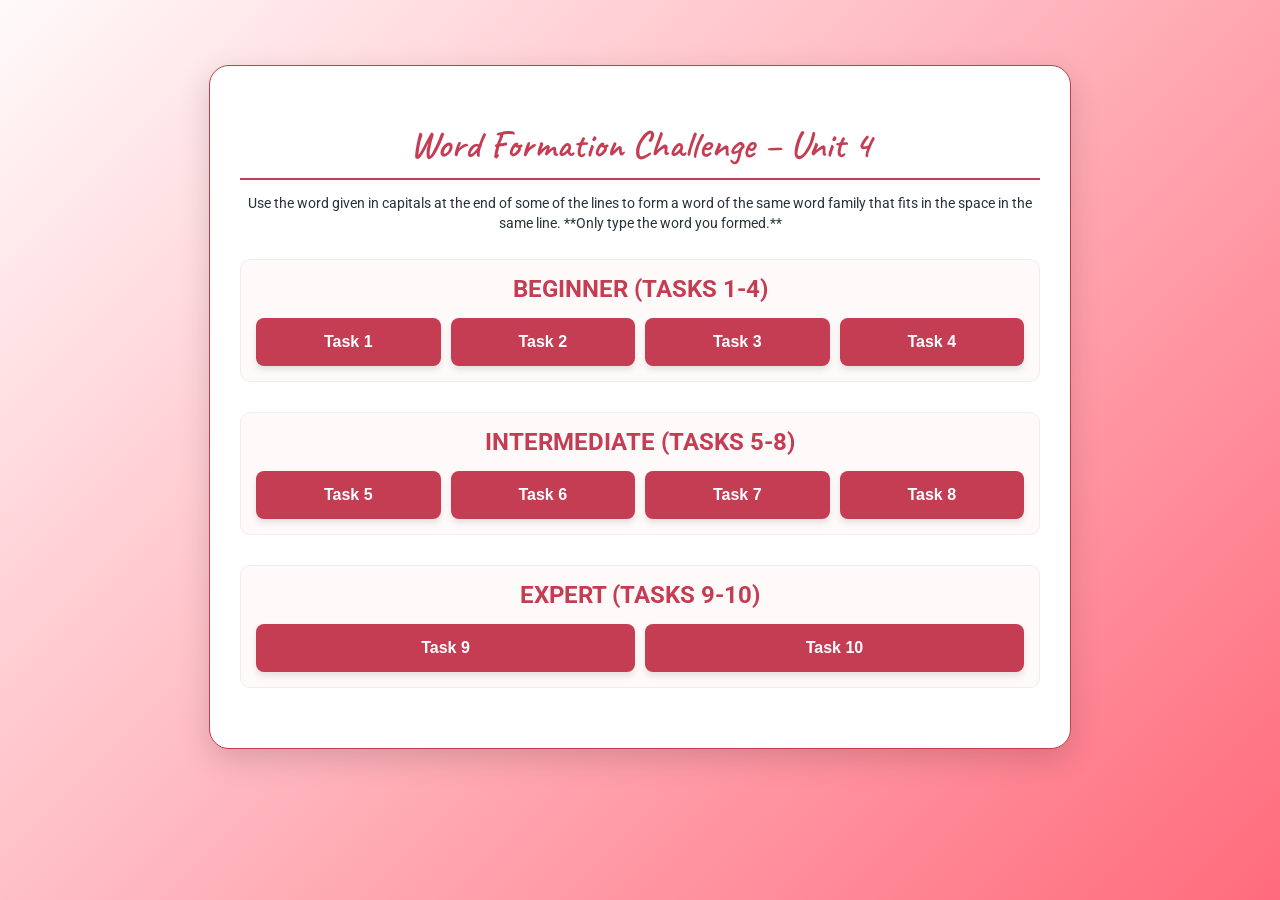
<file: word_formation_u4.html>
<!DOCTYPE html>
<html lang="de">
<head>
    <meta charset="UTF-8">
    <meta name="viewport" content="width=device-width, initial-scale=1.0">
    <title>Word Formation Übungen (Unit 4)</title>
    
    <!-- Google Font für handschriftliche Überschrift & saubere Schrift für Text -->
    <link rel="preconnect" href="https://fonts.googleapis.com">
    <link rel="preconnect" href="https://fonts.gstatic.com" crossorigin>
    <link href="https://fonts.googleapis.com/css2?family=Caveat:wght@600&family=Roboto:wght@400;700&display=swap" rel="stylesheet">

    <style>
        /* Futuristische/Stylische Rosa-Palette (#FF6B7C) */
        :root {
            --color-primary: #FF6B7C; /* Leuchtendes Koralle-Pink (Vom Nutzer gewünscht) */
            --color-secondary: #C43D53; /* Dunklere Akzentfarbe */
            --color-background: #fffafa; /* Sehr helles Weiß-Rosa */
            --color-text: #263238; /* Dunkelgrau */
            --color-success: #43a047; /* Grün für Korrekt */
            --color-error: #e53935; /* Rot für Fehler */
            --color-card: #ffffff; /* Weiße Kartenbasis */
            --shadow: 0 10px 30px rgba(0,0,0,0.15);
        }
        
        body {
            box-sizing: border-box;
            margin: 0;
            padding: 20px;
            font-family: 'Roboto', sans-serif;
            background: linear-gradient(135deg, var(--color-background) 0%, var(--color-primary) 100%);
            min-height: 100vh;
            display: flex;
            flex-direction: column;
            align-items: center;
        }

        .main-container {
            background: var(--color-card);
            border-radius: 20px;
            padding: 30px;
            box-shadow: var(--shadow);
            max-width: 800px;
            width: 95%;
            margin-top: 5vh;
            border: 1px solid var(--color-secondary);
        }

        .title {
            font-family: 'Caveat', cursive;
            font-size: 38px;
            font-weight: 600;
            color: var(--color-secondary);
            margin-bottom: 10px;
            text-align: center; 
            border-bottom: 2px solid var(--color-secondary);
            padding-bottom: 10px;
        }

        .instructions {
            text-align: center;
            font-size: 14px;
            color: var(--color-text);
            margin-bottom: 25px;
            line-height: 1.4;
        }
        
        /* MENU STYLING */
        #menuScreen {
            text-align: center;
        }

        .difficulty-group {
            margin-bottom: 30px;
            padding: 15px;
            border: 1px solid #eee;
            border-radius: 10px;
            background-color: var(--color-background);
        }

        .difficulty-title {
            font-size: 1.5em;
            font-weight: 700;
            color: var(--color-secondary);
            margin-bottom: 15px;
            text-transform: uppercase;
        }

        .menu-buttons-grid {
            display: grid;
            grid-template-columns: repeat(auto-fit, minmax(120px, 1fr));
            gap: 10px;
        }

        .task-button {
            background-color: var(--color-secondary);
            color: white;
            border: none;
            padding: 15px 5px;
            border-radius: 8px;
            font-size: 16px;
            font-weight: 700;
            cursor: pointer;
            transition: all 0.3s;
            box-shadow: 0 4px 6px rgba(0, 0, 0, 0.1);
        }

        .task-button:hover {
            background-color: var(--color-primary);
            color: var(--color-text);
            transform: translateY(-2px);
        }

        /* AUFGABEN-STYLING (TASK SCREEN) */
        #taskScreen {
            display: none;
        }

        .task-header {
            display: flex;
            justify-content: space-between;
            align-items: center;
            margin-bottom: 20px;
        }

        .task-title-detail {
            font-size: 1.6em;
            color: var(--color-secondary);
            font-weight: 700;
        }

        .back-button {
            background-color: #9e9e9e; /* Grau */
            color: white;
            border: none;
            padding: 10px 15px;
            border-radius: 8px;
            font-size: 14px;
            cursor: pointer;
            transition: all 0.3s;
        }
        
        /* LÜCKENTEXT STYLING */
        .exercise-list {
            list-style: none;
            padding: 0;
        }

        .exercise-item {
            display: flex;
            align-items: center;
            padding: 15px 0;
            border-bottom: 1px dashed #ccc;
        }
        
        .exercise-item:last-child {
            border-bottom: none;
        }

        .number {
            font-weight: bold;
            color: var(--color-secondary);
            font-size: 1.2em;
            width: 30px;
            flex-shrink: 0;
        }

        .sentence {
            flex-grow: 1;
            padding-right: 10px;
            line-height: 1.6;
        }

        .gap-input {
            width: 150px;
            padding: 8px 12px;
            border: 2px solid #ccc;
            border-radius: 8px;
            font-size: 16px;
            text-align: center;
            transition: all 0.2s;
            margin-right: 15px;
        }

        .gap-input:focus {
            outline: none;
            border-color: var(--color-secondary);
            box-shadow: 0 0 5px rgba(255, 107, 124, 0.5);
        }
        
        .hint {
            font-weight: bold;
            color: #777;
            font-size: 1.1em;
            width: 120px;
            flex-shrink: 0;
            text-align: right;
        }

        /* CHECK BUTTON & FEEDBACK */
        .controls {
            text-align: center;
            padding-top: 20px;
        }

        .check-button {
            background-color: var(--color-secondary);
            color: white;
            border: none;
            padding: 12px 30px;
            border-radius: 10px;
            font-size: 18px;
            font-weight: 700;
            cursor: pointer;
            transition: all 0.3s;
            box-shadow: 0 4px 10px rgba(0, 0, 0, 0.1);
        }

        .check-button:hover {
            background-color: var(--color-primary);
            color: var(--color-text);
            transform: translateY(-2px);
        }

        .result-message {
            margin-top: 20px;
            font-size: 1.1em;
            font-weight: 700;
            padding: 15px;
            border-radius: 8px;
        }

        .result-message.success {
            background-color: #e8f5e9; 
            color: var(--color-success);
        }

        .result-message.failure {
            background-color: #fbe9e7;
            color: var(--color-error);
        }

        /* LÖSUNGSANZEIGE */
        .show-solution {
            text-decoration: underline;
            color: var(--color-secondary);
            cursor: pointer;
            margin-left: 15px;
        }
        
        .correct-answer {
            color: var(--color-success);
            font-weight: bold;
            margin-left: 10px;
            display: none;
        }

    </style>
</head>
<body>
    
    <div class="main-container">
        <h1 class="title">Word Formation Challenge – Unit 4</h1>
        <p class="instructions">Use the word given in capitals at the end of some of the lines to form a word of the same word family that fits in the space in the same line. **Only type the word you formed.**</p>

        <!-- MENU SCREEN -->
        <div id="menuScreen">
            
            <div class="difficulty-group">
                <div class="difficulty-title">Beginner (Tasks 1-4)</div>
                <div class="menu-buttons-grid">
                    <button class="task-button" onclick="loadTask(1)">Task 1</button>
                    <button class="task-button" onclick="loadTask(2)">Task 2</button>
                    <button class="task-button" onclick="loadTask(3)">Task 3</button>
                    <button class="task-button" onclick="loadTask(4)">Task 4</button>
                </div>
            </div>

            <div class="difficulty-group">
                <div class="difficulty-title">Intermediate (Tasks 5-8)</div>
                <div class="menu-buttons-grid">
                    <button class="task-button" onclick="loadTask(5)">Task 5</button>
                    <button class="task-button" onclick="loadTask(6)">Task 6</button>
                    <button class="task-button" onclick="loadTask(7)">Task 7</button>
                    <button class="task-button" onclick="loadTask(8)">Task 8</button>
                </div>
            </div>

            <div class="difficulty-group">
                <div class="difficulty-title">Expert (Tasks 9-10)</div>
                <div class="menu-buttons-grid">
                    <button class="task-button" onclick="loadTask(9)">Task 9</button>
                    <button class="task-button" onclick="loadTask(10)">Task 10</button>
                </div>
            </div>
        </div>

        <!-- TASK SCREEN -->
        <div id="taskScreen">
            <div class="task-header">
                <button class="back-button" onclick="showMenu()">← Zurück zur Auswahl</button>
                <div class="task-title-detail" id="currentTaskTitle">Task X - Level Y</div>
            </div>

            <ul class="exercise-list" id="exerciseList">
                <!-- Exercises will be generated here -->
            </ul>

            <div class="controls">
                <button class="check-button" onclick="checkAllAnswers()">Prüfen</button>
                <span class="show-solution" id="solutionButton" onclick="toggleSolutions()">Lösungen anzeigen</span>
                <div class="result-message" id="resultMessage" style="display: none;"></div>
            </div>
        </div>
    </div>

    <script>
        // #######################################################
        // 1. ÜBUNGSDATEN (10 Tasks à 7 Lücken = 70 Transformationen für Unit 4)
        // #######################################################
        const allTasks = {
            // --- BEGINNER TASKS (1-4) ---
            1: {
                level: "Beginner",
                exercises: [
                    { id: 1, sentence: "The doctor performed a thorough _______________ of the patient before the surgery.", hint: "EXAMINE", answer: "examination" },
                    { id: 2, sentence: "The local council received a generous _______________ from an anonymous donor.", hint: "DONATE", answer: "donation" },
                    { id: 3, sentence: "We must protect the forest to prevent the _______________ of several species.", hint: "EXTINCT", answer: "extinction" },
                    { id: 4, sentence: "The new report provided a clear _______________ into the cause of the crisis.", hint: "ANALYST", answer: "analysis" },
                    { id: 5, sentence: "She is known for her hands-on _______________ and practical problem-solving skills.", hint: "PRACTICE", answer: "practicality" },
                    { id: 6, sentence: "The judge demanded that the witness provide factual _______________ to support the claim.", hint: "EVIDENT", answer: "evidence" },
                    { id: 7, sentence: "The new project is an exciting _______________ of modern art and traditional design.", hint: "COMBINE", answer: "combination" }
                ]
            },
            2: {
                level: "Beginner",
                exercises: [
                    { id: 1, sentence: "The recent protests highlight the growing problem of modern _______________.", hint: "CONSUME", answer: "consumerism" },
                    { id: 2, sentence: "The team's success was due to the _______________ of all its members.", hint: "PARTICIPATE", answer: "participation" },
                    { id: 3, sentence: "The area was completely cut off by _______________ following the heavy rain.", hint: "FLOOD", answer: "floodwater" },
                    { id: 4, sentence: "She spoke very _______________ about the need for immediate action.", hint: "PASSION", answer: "passionately" },
                    { id: 5, sentence: "The organization supports _______________ from all walks of life.", hint: "INDIVIDUAL", answer: "individuals" },
                    { id: 6, sentence: "The politician was accused of being _______________ to the needs of the working class.", hint: "SENSITIVE", answer: "insensitive" },
                    { id: 7, sentence: "The factory has started the _______________ of biodegradable packaging materials.", hint: "MANUFACTURE", answer: "manufacturing" }
                ]
            },
            3: {
                level: "Beginner",
                exercises: [
                    { id: 1, sentence: "The report provided an _______________ overview of the political situation.", hint: "IMPRESS", answer: "impressive" },
                    { id: 2, sentence: "The new law will _______________ reduce the amount of plastic waste produced.", hint: "SIGNIFICANT", answer: "significantly" },
                    { id: 3, sentence: "His _______________ for detail ensured that the final report was error-free.", hint: "PRECISE", answer: "precision" },
                    { id: 4, sentence: "The film offers a chilling _______________ into the life of a spy.", hint: "INSIGHT", answer: "insight" },
                    { id: 5, sentence: "The company's focus on _______________ led to many revolutionary products.", hint: "INNOVATE", answer: "innovation" },
                    { id: 6, sentence: "The _______________ of the old city center into a modern hub took ten years.", hint: "TRANSFORM", answer: "transformation" },
                    { id: 7, sentence: "The decision was made with little or no _______________ for the long-term consequences.", hint: "CONSIDER", answer: "consideration" }
                ]
            },
            4: {
                level: "Beginner",
                exercises: [
                    { id: 1, sentence: "The local _______________ has been very active in organizing community events.", hint: "ACT", answer: "activist" },
                    { id: 2, sentence: "The damage caused by the storm was so _______________ that repair efforts took months.", hint: "MAJOR", answer: "major" },
                    { id: 3, sentence: "The two countries need to find a way to live in _______________ despite their differences.", hint: "HARMONIC", answer: "harmony" },
                    { id: 4, sentence: "It is _______________ to assume that all politicians are corrupt.", hint: "LOGIC", answer: "illogical" },
                    { id: 5, sentence: "The sudden _______________ of the crisis took the government by surprise.", hint: "APPEAR", answer: "appearance" },
                    { id: 6, sentence: "The old man was often consulted because of his first-hand _______________ of the war.", hint: "EXPERIENCE", answer: "experience" },
                    { id: 7, sentence: "The company has a strong _______________ to environmental protection.", hint: "COMMIT", answer: "commitment" }
                ]
            },
            
            // --- INTERMEDIATE TASKS (5-8) ---
            5: {
                level: "Intermediate",
                exercises: [
                    { id: 1, sentence: "The use of _______________ weapons poses a threat to global security.", hint: "TOXICITY", answer: "toxic" },
                    { id: 2, sentence: "He worked as a _______________ for the local paper, reporting on community events.", hint: "JOURNAL", answer: "journalist" },
                    { id: 3, sentence: "The manager's _______________ was critical for navigating the company through the crisis.", hint: "LEADER", answer: "leadership" },
                    { id: 4, sentence: "The new law aims to eliminate the _______________ of older employees in the workplace.", hint: "MARGINAL", answer: "marginalization" },
                    { id: 5, sentence: "The problem is so severe that it requires a _______________ effort to solve it.", hint: "GLOBE", answer: "global" },
                    { id: 6, sentence: "The government promised to take immediate _______________ to reduce air pollution.", hint: "MEASURE", answer: "measures" },
                    { id: 7, sentence: "The children were taught the _______________ of reusing materials.", hint: "IMPORTANT", answer: "importance" }
                ]
            },
            6: {
                level: "Intermediate",
                exercises: [
                    { id: 1, sentence: "The court found him guilty of several _______________ acts against the state.", hint: "CRIME", answer: "criminal" },
                    { id: 2, sentence: "The new machine is fully _______________ and can be used immediately.", hint: "OPERATE", answer: "operational" },
                    { id: 3, sentence: "The council's long-term _______________ includes building a new hospital.", hint: "INTEND", answer: "intention" },
                    { id: 4, sentence: "The new evidence was completely _______________ to the original investigation.", hint: "RELEVANCE", answer: "irrelevant" },
                    { id: 5, sentence: "He was considered a powerful _______________ in the negotiation process.", hint: "REPRESENT", answer: "representative" },
                    { id: 6, sentence: "The company's _______________ for safety is clearly stated in its annual report.", hint: "PRIOR", answer: "priority" },
                    { id: 7, sentence: "The building was ruled _______________ due to the severe structural damage.", hint: "HABITAT", answer: "uninhabitable" }
                ]
            },
            7: {
                level: "Intermediate",
                exercises: [
                    { id: 1, sentence: "His _______________ on the issue was so biased that the editor refused to publish it.", hint: "COMMENT", answer: "commentary" },
                    { id: 2, sentence: "The two organizations work in close _______________ to achieve their shared goals.", hint: "COOPERATE", answer: "cooperation" },
                    { id: 3, sentence: "The scientist's _______________ approach led to the breakthrough discovery.", hint: "SYSTEM", answer: "systematic" },
                    { id: 4, sentence: "We need a more _______________ way to address the increasing poverty rates.", hint: "STRATEGY", answer: "strategic" },
                    { id: 5, sentence: "The documentary provided a shocking _______________ of the company's unethical practices.", hint: "EXPOSE", answer: "exposure" },
                    { id: 6, sentence: "The financial _______________ in 2008 had a lasting impact on the global economy.", hint: "CRISIS", answer: "crisis" },
                    { id: 7, sentence: "She remained _______________ despite the difficult working conditions.", hint: "ENTHUSIASTIC", answer: "enthusiastic" }
                ]
            },
            8: {
                level: "Intermediate",
                exercises: [
                    { id: 1, sentence: "The new report confirms the _______________ of the local water source.", hint: "CONTAMINATE", answer: "contamination" },
                    { id: 2, sentence: "The team demonstrated great _______________ in dealing with the unexpected problems.", hint: "RESILIENT", answer: "resilience" },
                    { id: 3, sentence: "The old factory was completely _______________ into a modern apartment building.", hint: "RENOVATE", answer: "renovated" },
                    { id: 4, sentence: "The judge issued a formal _______________ to the defendant's behavior.", hint: "OBJECT", answer: "objection" },
                    { id: 5, sentence: "He was severely _______________ for his unethical actions in the company.", hint: "PUNISH", answer: "punished" },
                    { id: 6, sentence: "The process requires the _______________ of specialists from various fields.", hint: "INVOLVE", answer: "involvement" },
                    { id: 7, sentence: "The committee is calling for greater _______________ in the use of public funds.", hint: "TRANSPARENT", answer: "transparency" }
                ]
            },

            // --- EXPERT TASKS (9-10) ---
            9: {
                level: "Expert",
                exercises: [
                    { id: 1, sentence: "The ability to _______________ oneself to a new culture is crucial for expatriates.", hint: "ADAPTIVE", answer: "adapt" },
                    { id: 2, sentence: "The sheer _______________ of the material required me to skip the introduction.", hint: "LENGTHY", answer: "length" },
                    { id: 3, sentence: "The decision was highly _______________ as it went against all economic advice.", hint: "QUESTION", answer: "questionable" },
                    { id: 4, sentence: "The report gives a full _______________ of the events leading up to the disaster.", hint: "ANALYZE", answer: "analysis" },
                    { id: 5, sentence: "The government needs to tackle the problem of _______________ and waste in the public sector.", hint: "INEFFICIENT", answer: "inefficiency" },
                    { id: 6, sentence: "The final agreement was seen as a fair _______________ between the two opposing sides.", hint: "COMPARE", answer: "compromise" },
                    { id: 7, sentence: "The _______________ of the project will depend on the final budget approval.", hint: "SUCCEED", answer: "success" }
                ]
            },
            10: {
                level: "Expert",
                exercises: [
                    { id: 1, sentence: "The scientist's long-term _______________ is the complete eradication of the disease.", hint: "AMBITIOUS", answer: "ambition" },
                    { id: 2, sentence: "The government has the clear _______________ to transform the nation's energy supply.", hint: "INTEND", answer: "intention" },
                    { id: 3, sentence: "The process of _______________ oneself into a completely new environment is challenging.", hint: "IMMERSION", answer: "immersing" },
                    { id: 4, sentence: "The court case exposed the _______________ of the organization's financial dealings.", hint: "CRIMINAL", answer: "criminality" },
                    { id: 5, sentence: "The new system is designed to provide maximum _______________ in stressful situations.", hint: "FLEXIBLE", answer: "flexibility" },
                    { id: 6, sentence: "The committee was impressed by her _______________ to lead the complex project.", hint: "CAPABLE", answer: "capability" },
                    { id: 7, sentence: "The documents were initially deemed _______________ but were later revealed to be true.", hint: "VALID", answer: "invalid" }
                ]
            }
        };

        let currentTaskData = [];
        let currentTaskID = 0;
        
        const menuScreen = document.getElementById('menuScreen');
        const taskScreen = document.getElementById('taskScreen');
        const exerciseList = document.getElementById('exerciseList');
        const currentTaskTitle = document.getElementById('currentTaskTitle');
        const resultMessage = document.getElementById('resultMessage');

        // #######################################################
        // 2. STEUERUNG
        // #######################################################
        
        function showMenu() {
            menuScreen.style.display = 'block';
            taskScreen.style.display = 'none';
            resultMessage.style.display = 'none';
        }

        function loadTask(taskID) {
            currentTaskID = taskID;
            const task = allTasks[taskID];
            currentTaskData = task.exercises;
            
            // Bestimmt das Level für die Anzeige
            let level;
            if (taskID >= 1 && taskID <= 4) level = "Beginner";
            else if (taskID >= 5 && taskID <= 8) level = "Intermediate";
            else level = "Expert";

            currentTaskTitle.textContent = `Task ${taskID} - ${level}`;
            
            // Rendering
            exerciseList.innerHTML = currentTaskData.map(ex => `
                <li class="exercise-item">
                    <span class="number">${ex.id}.</span>
                    <span class="sentence">${ex.sentence.replace('___', `<input type="text" id="input-${ex.id}" class="gap-input" data-id="${ex.id}">`)}</span>
                    <span class="hint">${ex.hint}</span>
                    <span id="solution-${ex.id}" class="correct-answer">(${ex.answer})</span>
                </li>
            `).join('');

            // Ansicht wechseln und Lösungen verstecken
            menuScreen.style.display = 'none';
            taskScreen.style.display = 'block';
            toggleSolutions(true); // Versteckt Lösungen beim Start des Tasks
            resultMessage.style.display = 'none';
        }

        // #######################################################
        // 3. LOGIK UND PRÜFUNG (Wiederverwendet und erweitert)
        // #######################################################

        function checkAllAnswers() {
            let correctCount = 0;
            const totalCount = currentTaskData.length;
            const rootStyles = getComputedStyle(document.documentElement);
            const varColorSuccess = rootStyles.getPropertyValue('--color-success');
            const varColorError = rootStyles.getPropertyValue('--color-error');

            currentTaskData.forEach(ex => {
                const inputElement = document.getElementById(`input-${ex.id}`);
                // Normalisiert die Eingabe (erlaubt z.B. das Weglassen von Großbuchstaben)
                const userAnswer = inputElement.value.trim().toLowerCase().replace('ü', 'ue').replace('ä', 'ae').replace('ö', 'oe');
                const correctAnswer = ex.answer.toLowerCase();
                
                // Styling zurücksetzen
                inputElement.style.borderColor = '#ccc';

                if (userAnswer === correctAnswer) {
                    correctCount++;
                    inputElement.style.borderColor = varColorSuccess;
                } else if (userAnswer.length > 0) {
                    inputElement.style.borderColor = varColorError;
                }
            });

            // Ergebnis anzeigen
            resultMessage.style.display = 'block';
            resultMessage.textContent = `Ergebnis für Task ${currentTaskID}: ${correctCount} von ${totalCount} korrekt.`;

            if (correctCount === totalCount) {
                resultMessage.className = 'result-message success';
                resultMessage.textContent = `Perfekt! Task ${currentTaskID} vollständig korrekt gelöst.`;
            } else {
                resultMessage.className = 'result-message failure';
            }
        }
        
        function toggleSolutions(hideOnly = false) {
            const solutionSpans = document.querySelectorAll('.correct-answer');
            const button = document.getElementById('solutionButton');
            
            let isHidden = solutionSpans.length > 0 && (solutionSpans[0].style.display === 'none' || solutionSpans[0].style.display === '');

            if (hideOnly) {
                // Wenn der Task geladen wird, verstecke sie immer.
                solutionSpans.forEach(span => span.style.display = 'none');
                button.textContent = 'Lösungen anzeigen';
                return;
            }

            // Normales Toggle
            if (isHidden) {
                solutionSpans.forEach(span => span.style.display = 'inline');
                button.textContent = 'Lösungen verbergen';
            } else {
                solutionSpans.forEach(span => span.style.display = 'none');
                button.textContent = 'Lösungen anzeigen';
            }
        }

        // #######################################################
        // 4. INITIALISIERUNG
        // #######################################################
        
        window.onload = () => {
             // Stellt sicher, dass das Menü beim Start angezeigt wird
             showMenu();
        }
    </script>
</body>
</html>
</file>
<file: shared-gamification.css>
/* 
   ==========================================================================
   GRAMMAR MASTERY v2.0 - "2026 DARK AESTHETIC" & 100dvh MOBILE-FIRST SYSTEM
   ==========================================================================
   Umfasst:
   - 2026 Obsidian/Glass Design Tokens & dynamische Klassenstufen-Akzente
   - 100dvh Scroll-Free Exercise Layout (Single Sentence & Cloze Text)
   - Garantierte Überlappungsfreiheit für Infinitiv- & Grammatik-Hinweise
   - Klick-transparente Floating XP Animationen (-5 XP / +10 XP)
   - Mobile-First Bottom Input Dock (font-size: 16px gegen iOS-Auto-Zoom)
   - Abwärtskompatibilität für bestehende v1-Ansichten
   ==========================================================================
*/

@import url('https://fonts.googleapis.com/css2?family=Outfit:wght@400;500;600;700;800&family=Plus+Jakarta+Sans:wght@400;500;600;700;800&family=JetBrains+Mono:wght@500;700&display=swap');

:root {
  /* 2026 Dark Aesthetic Base Palette */
  --color-bg-base: #030712;
  --color-bg-elevated: #0b1120;
  --color-bg-surface: rgba(15, 23, 42, 0.72);
  --color-bg-surface-strong: rgba(15, 23, 42, 0.92);

  /* Accent Defaults (Blue / Grade 5) */
  --accent-main: #3b82f6;
  --accent-light: #60a5fa;
  --accent-soft: rgba(59, 130, 246, 0.14);
  --accent-border: rgba(59, 130, 246, 0.38);
  --accent-glow: rgba(59, 130, 246, 0.32);

  /* Semantic Status Colors */
  --color-primary: var(--accent-main);
  --color-primary-glow: var(--accent-glow);
  --color-success: #10b981;
  --color-success-light: #34d399;
  --color-success-soft: rgba(16, 185, 129, 0.14);
  --color-success-glow: rgba(16, 185, 129, 0.32);
  --color-error: #f43f5e;
  --color-error-light: #fb7185;
  --color-error-soft: rgba(244, 63, 94, 0.14);
  --color-error-glow: rgba(244, 63, 94, 0.32);
  --color-warning: #f59e0b;
  --color-warning-light: #fbbf24;
  --color-warning-soft: rgba(245, 158, 11, 0.14);

  /* Typography & Borders */
  --color-text-main: #f8fafc;
  --color-text-secondary: #cbd5e1;
  --color-text-muted: #94a3b8;
  --font-heading: 'Outfit', -apple-system, BlinkMacSystemFont, sans-serif;
  --font-body: 'Plus Jakarta Sans', -apple-system, BlinkMacSystemFont, sans-serif;
  --font-mono: 'JetBrains Mono', monospace;

  --glass-bg: rgba(15, 23, 42, 0.68);
  --glass-border: rgba(255, 255, 255, 0.08);
  --glass-border-strong: rgba(255, 255, 255, 0.15);
  --glass-blur: 20px;
  --radius-xl: 22px;
  --radius-lg: 16px;
  --radius-md: 12px;
}

/* Dynamic Grade Accent Themes */
body[data-accent="blue"] {
  --accent-main: #3b82f6;
  --accent-light: #93c5fd;
  --accent-soft: rgba(59, 130, 246, 0.14);
  --accent-border: rgba(59, 130, 246, 0.42);
  --accent-glow: rgba(59, 130, 246, 0.32);
}

body[data-accent="violet"] {
  --accent-main: #8b5cf6;
  --accent-light: #c4b5fd;
  --accent-soft: rgba(139, 92, 246, 0.15);
  --accent-border: rgba(139, 92, 246, 0.42);
  --accent-glow: rgba(139, 92, 246, 0.32);
}

body[data-accent="emerald"] {
  --accent-main: #10b981;
  --accent-light: #6ee7b7;
  --accent-soft: rgba(16, 185, 129, 0.14);
  --accent-border: rgba(16, 185, 129, 0.42);
  --accent-glow: rgba(16, 185, 129, 0.32);
}

body[data-accent="amber"] {
  --accent-main: #f59e0b;
  --accent-light: #fcd34d;
  --accent-soft: rgba(245, 158, 11, 0.14);
  --accent-border: rgba(245, 158, 11, 0.42);
  --accent-glow: rgba(245, 158, 11, 0.32);
}

body[data-accent="rose"] {
  --accent-main: #f43f5e;
  --accent-light: #fda4af;
  --accent-soft: rgba(244, 63, 94, 0.14);
  --accent-border: rgba(244, 63, 94, 0.42);
  --accent-glow: rgba(244, 63, 94, 0.32);
}

*, *::before, *::after {
  box-sizing: border-box;
}

body {
  font-family: var(--font-body);
  background-color: var(--color-bg-base);
  background-image:
    radial-gradient(circle at 12% 10%, var(--accent-soft), transparent 42%),
    radial-gradient(circle at 88% 85%, rgba(124, 58, 237, 0.12), transparent 45%);
  color: var(--color-text-main);
  margin: 0;
  padding: 0;
  min-height: 100dvh;
  overflow-x: hidden;
  line-height: 1.55;
  -webkit-font-smoothing: antialiased;
}

h1, h2, h3, h4, h5, h6 {
  font-family: var(--font-heading);
  font-weight: 700;
  margin-top: 0;
}

/* ==========================================================================
   1. MASTER TRAINER 100dvh SHELL (exercise.html)
   ========================================================================== */

.gm-trainer-body {
  height: 100dvh;
  max-height: 100dvh;
  overflow: hidden;
  display: flex;
  flex-direction: column;
}

.gm-app-shell {
  display: flex;
  flex-direction: column;
  width: 100%;
  height: 100dvh;
  max-height: 100dvh;
  overflow: hidden;
  position: relative;
}

/* Unified App Header (index.html & exercise.html) - Pure Multi-Line Flexbox in Normal Flow */
.app-header,
.gm-topbar {
  flex: 0 0 auto;
  width: 100%;
  display: flex;
  flex-wrap: wrap;
  justify-content: space-between;
  align-items: center;
  padding: 0.65rem 1.25rem;
  gap: 8px 12px;
  background: rgba(3, 7, 18, 0.9);
  backdrop-filter: blur(18px);
  -webkit-backdrop-filter: blur(18px);
  border-bottom: 1px solid var(--glass-border);
  position: relative;
  z-index: 20;
}

.header-left,
.gm-topbar-left {
  position: static;
  display: flex;
  align-items: center;
  flex-wrap: wrap;
  gap: 8px;
  min-width: 0;
  flex: 1 1 auto;
}

.header-right,
.gm-topbar-right {
  position: static;
  display: flex;
  align-items: center;
  flex-wrap: wrap;
  gap: 6px;
  flex: 0 1 auto;
  max-width: 100%;
}

.gm-brand-link {
  position: static;
  display: inline-flex;
  align-items: center;
  gap: 7px;
  text-decoration: none;
  color: var(--color-text-main);
  font-family: var(--font-heading);
  font-weight: 800;
  font-size: 1rem;
  padding: 6px 11px;
  border-radius: 10px;
  background: rgba(255, 255, 255, 0.04);
  border: 1px solid var(--glass-border);
  transition: all 0.2s ease;
  white-space: nowrap;
  flex-shrink: 0;
}

.gm-brand-link:hover {
  background: rgba(255, 255, 255, 0.09);
  border-color: var(--accent-border);
}

.gm-topbar-topic-info {
  position: static;
  display: flex;
  align-items: center;
  gap: 8px;
  min-width: 0;
  flex: 1 1 140px;
  overflow: hidden;
}

.gm-grade-pill {
  position: static;
  font-size: 0.7rem;
  font-weight: 800;
  text-transform: uppercase;
  letter-spacing: 0.06em;
  padding: 3px 9px;
  border-radius: 999px;
  background: var(--accent-soft);
  color: var(--accent-light);
  border: 1px solid var(--accent-border);
  white-space: nowrap;
  flex-shrink: 0;
}

.gm-topbar-title {
  position: static;
  font-size: 0.92rem;
  font-weight: 700;
  color: var(--color-text-secondary);
  white-space: nowrap;
  overflow: hidden;
  text-overflow: ellipsis;
  min-width: 0;
}

.gm-pill-stat {
  position: static;
  display: inline-flex;
  align-items: center;
  gap: 4px;
  padding: 5px 9px;
  border-radius: 10px;
  font-size: 0.8rem;
  font-weight: 700;
  background: rgba(255, 255, 255, 0.04);
  border: 1px solid var(--glass-border);
  user-select: none;
  white-space: nowrap;
}

.gm-pill-stat.is-streak { color: #fb7185; border-color: rgba(244, 63, 94, 0.22); }
.gm-pill-stat.is-xp { color: #fbbf24; border-color: rgba(251, 191, 36, 0.22); }
.gm-pill-stat.is-level { color: var(--accent-light); border-color: var(--accent-border); }

.gm-icon-btn {
  position: static;
  display: inline-flex;
  align-items: center;
  justify-content: center;
  gap: 5px;
  padding: 6px 10px;
  border-radius: 10px;
  background: rgba(255, 255, 255, 0.05);
  border: 1px solid var(--glass-border);
  color: var(--color-text-secondary);
  font-family: var(--font-body);
  font-size: 0.8rem;
  font-weight: 700;
  cursor: pointer;
  transition: all 0.2s ease;
  white-space: nowrap;
}

.gm-icon-btn:hover {
  background: var(--accent-soft);
  border-color: var(--accent-border);
  color: var(--color-text-main);
}

/* Inline Badge for Rules & Strategy Highlights (`[Sec 1]`, `0–7`) */
.badge,
.gm-inline-badge {
  display: inline-flex;
  align-items: center;
  font-family: var(--font-mono);
  font-size: 0.78rem;
  font-weight: 800;
  padding: 2px 7px;
  margin: 0 2px;
  border-radius: 6px;
  background: var(--accent-soft);
  border: 1px solid var(--accent-border);
  color: var(--accent-light);
  white-space: nowrap;
}

/* ==========================================================================
   2. CENTERED STARTSCREEN (Topic Briefing & Exercise Selector)
   ========================================================================== */

.gm-start-screen {
  flex: 1 1 auto;
  overflow-y: auto;
  padding: 28px 16px 48px;
  display: flex;
  flex-direction: column;
  align-items: center;
}

.gm-start-screen[hidden] {
  display: none !important;
}

.gm-start-card {
  width: 100%;
  max-width: 880px;
  margin: auto;
  background: var(--color-bg-surface);
  border: 1px solid var(--glass-border-strong);
  border-radius: 26px;
  padding: 36px 32px;
  backdrop-filter: blur(24px);
  -webkit-backdrop-filter: blur(24px);
  box-shadow: 0 24px 60px rgba(0, 0, 0, 0.55);
}

.gm-start-header {
  text-align: center;
  max-width: 660px;
  margin: 0 auto 28px;
}

.gm-start-eyebrow {
  display: inline-block;
  font-size: 0.75rem;
  font-weight: 800;
  letter-spacing: 0.1em;
  text-transform: uppercase;
  color: var(--accent-light);
  background: var(--accent-soft);
  border: 1px solid var(--accent-border);
  padding: 4px 12px;
  border-radius: 999px;
  margin-bottom: 14px;
}

.gm-start-icon {
  font-size: 3rem;
  line-height: 1;
  margin-bottom: 12px;
}

.gm-start-title {
  font-size: clamp(1.75rem, 3.5vw, 2.5rem);
  font-weight: 800;
  letter-spacing: -0.02em;
  margin-bottom: 10px;
  color: var(--color-text-main);
}

.gm-start-desc {
  font-size: 1rem;
  color: var(--color-text-secondary);
  margin: 0 auto 22px;
}

.gm-start-cta-row {
  display: flex;
  flex-wrap: wrap;
  align-items: center;
  justify-content: center;
  gap: 12px;
}

/* Primary & Secondary Buttons */
.gm-btn-primary {
  display: inline-flex;
  align-items: center;
  justify-content: center;
  gap: 8px;
  padding: 12px 24px;
  border-radius: 14px;
  border: 1px solid rgba(255, 255, 255, 0.15);
  background: linear-gradient(135deg, var(--accent-main), #1d4ed8);
  color: #ffffff;
  font-family: var(--font-heading);
  font-size: 0.98rem;
  font-weight: 700;
  text-decoration: none;
  cursor: pointer;
  box-shadow: 0 8px 24px var(--accent-glow);
  transition: transform 0.18s ease, box-shadow 0.18s ease, filter 0.18s ease;
}

.gm-btn-primary:hover {
  transform: translateY(-2px);
  filter: brightness(1.08);
  box-shadow: 0 12px 30px var(--accent-glow);
}

.gm-btn-lg {
  padding: 14px 28px;
  font-size: 1.05rem;
}

.gm-btn-secondary {
  display: inline-flex;
  align-items: center;
  justify-content: center;
  gap: 8px;
  padding: 12px 20px;
  border-radius: 14px;
  border: 1px solid var(--glass-border-strong);
  background: rgba(255, 255, 255, 0.05);
  color: var(--color-text-secondary);
  font-family: var(--font-heading);
  font-size: 0.95rem;
  font-weight: 700;
  text-decoration: none;
  cursor: pointer;
  transition: all 0.18s ease;
}

.gm-btn-secondary:hover {
  background: rgba(255, 255, 255, 0.1);
  color: var(--color-text-main);
}

/* Rules Bento Grid */
.gm-rule-warning {
  background: rgba(245, 158, 11, 0.1);
  border: 1px solid rgba(245, 158, 11, 0.35);
  border-left: 4px solid var(--color-warning);
  color: #fde68a;
  padding: 12px 16px;
  border-radius: 12px;
  font-size: 0.92rem;
  font-weight: 600;
  margin-bottom: 20px;
  text-align: left;
}

.gm-rules-grid {
  display: grid;
  grid-template-columns: repeat(auto-fit, minmax(280px, 1fr));
  gap: 16px;
  margin-bottom: 28px;
}

.gm-rule-box {
  background: rgba(2, 6, 23, 0.55);
  border: 1px solid var(--glass-border);
  border-radius: 16px;
  padding: 18px;
  text-align: left;
}

.gm-rule-box-title {
  font-size: 1rem;
  font-weight: 700;
  color: var(--accent-light);
  margin-bottom: 8px;
}

.gm-rule-formula {
  font-family: var(--font-mono);
  font-size: 0.82rem;
  color: var(--color-text-main);
  background: rgba(255, 255, 255, 0.05);
  border: 1px solid var(--glass-border);
  padding: 8px 10px;
  border-radius: 8px;
  margin-bottom: 10px;
}

.gm-signal-pills {
  display: flex;
  flex-wrap: wrap;
  gap: 6px;
  margin-bottom: 10px;
}

.gm-signal-pill {
  font-size: 0.72rem;
  font-weight: 700;
  padding: 2px 8px;
  border-radius: 6px;
  background: var(--accent-soft);
  color: var(--accent-light);
}

.gm-rule-examples {
  margin: 0;
  padding-left: 18px;
  font-size: 0.86rem;
  color: var(--color-text-secondary);
}

.gm-rule-examples li + li {
  margin-top: 4px;
}

/* Exercise Selection List inside Startscreen */
.gm-ex-list-section {
  border-top: 1px solid var(--glass-border);
  padding-top: 22px;
}

.gm-ex-list-header {
  display: flex;
  align-items: center;
  justify-content: space-between;
  margin-bottom: 14px;
}

.gm-ex-list-header h2 {
  font-size: 1.05rem;
  margin: 0;
  color: var(--color-text-secondary);
}

.gm-mastered-pill {
  font-size: 0.78rem;
  font-weight: 800;
  padding: 4px 10px;
  border-radius: 999px;
  background: rgba(251, 191, 36, 0.16);
  border: 1px solid rgba(251, 191, 36, 0.45);
  color: #fde68a;
}

.gm-ex-select-grid {
  display: grid;
  grid-template-columns: repeat(auto-fit, minmax(260px, 1fr));
  gap: 12px;
}

.gm-ex-select-card {
  width: 100%;
  display: flex;
  align-items: center;
  justify-content: space-between;
  gap: 12px;
  padding: 14px 16px;
  border-radius: 14px;
  background: rgba(255, 255, 255, 0.03);
  border: 1px solid var(--glass-border);
  color: var(--color-text-main);
  font-family: var(--font-body);
  text-align: left;
  cursor: pointer;
  transition: all 0.2s ease;
}

.gm-ex-select-card:hover {
  background: rgba(255, 255, 255, 0.07);
  border-color: var(--accent-border);
  transform: translateY(-2px);
}

.gm-ex-select-card.is-solved {
  border-color: rgba(16, 185, 129, 0.4);
  background: rgba(16, 185, 129, 0.06);
}

.gm-ex-select-left {
  display: flex;
  align-items: center;
  gap: 12px;
  min-width: 0;
}

.gm-ex-num-badge {
  width: 34px;
  height: 34px;
  border-radius: 10px;
  background: var(--accent-soft);
  border: 1px solid var(--accent-border);
  color: var(--accent-light);
  font-weight: 800;
  display: flex;
  align-items: center;
  justify-content: center;
  flex-shrink: 0;
}

.gm-ex-select-card.is-solved .gm-ex-num-badge {
  background: rgba(16, 185, 129, 0.2);
  border-color: rgba(16, 185, 129, 0.45);
  color: #6ee7b7;
}

.gm-ex-select-meta {
  min-width: 0;
}

.gm-ex-select-title {
  font-weight: 700;
  font-size: 0.94rem;
  white-space: nowrap;
  overflow: hidden;
  text-overflow: ellipsis;
}

.gm-ex-select-sub {
  display: flex;
  align-items: center;
  gap: 6px;
  font-size: 0.78rem;
  color: var(--color-text-muted);
  margin-top: 2px;
}

.gm-ex-status-pill {
  font-size: 0.76rem;
  font-weight: 800;
  padding: 5px 10px;
  border-radius: 8px;
  background: rgba(255, 255, 255, 0.06);
  color: var(--accent-light);
  white-space: nowrap;
}

.gm-ex-status-pill.is-done {
  background: rgba(16, 185, 129, 0.16);
  color: #6ee7b7;
}

/* ==========================================================================
   3. 100dvh EXERCISE STAGE & NON-OVERLAPPING HINTS
   ========================================================================== */

.gm-trainer-stage {
  flex: 1 1 auto;
  min-height: 0;
  display: flex;
  flex-direction: column;
  width: 100%;
  max-width: 980px;
  margin: 0 auto;
  padding: 12px 16px 8px;
}

.gm-trainer-stage.is-reading-stage {
  max-width: 1380px;
}

.gm-trainer-stage[hidden] {
  display: none !important;
}

.gm-stage-subheader {
  flex: 0 0 auto;
  display: flex;
  flex-direction: column;
  gap: 8px;
  margin-bottom: 10px;
}

.gm-stage-subheader-top {
  display: flex;
  flex-wrap: wrap;
  align-items: center;
  justify-content: space-between;
  gap: 8px 12px;
}

.gm-stage-title-group {
  display: flex;
  align-items: center;
  gap: 8px;
  min-width: 0;
  flex: 1 1 200px;
}

.gm-stage-ex-title {
  font-size: 1.05rem;
  font-weight: 800;
  margin: 0;
  white-space: nowrap;
  overflow: hidden;
  text-overflow: ellipsis;
  min-width: 0;
}

.gm-stage-mode-badge {
  font-size: 0.74rem;
  font-weight: 800;
  padding: 3px 9px;
  border-radius: 8px;
  background: var(--accent-soft);
  color: var(--accent-light);
  border: 1px solid var(--accent-border);
  white-space: nowrap;
}

.gm-stage-progress-row {
  display: flex;
  align-items: center;
  gap: 12px;
}

.gm-stage-progress-track {
  flex: 1;
  height: 7px;
  background: rgba(255, 255, 255, 0.08);
  border-radius: 999px;
  overflow: hidden;
}

.gm-stage-progress-fill {
  height: 100%;
  width: 0%;
  background: linear-gradient(90deg, var(--accent-main), var(--color-success));
  border-radius: 999px;
  transition: width 0.35s cubic-bezier(0.22, 1, 0.36, 1);
}

.gm-stage-progress-text {
  font-size: 0.78rem;
  font-weight: 800;
  color: var(--color-text-muted);
  min-width: 72px;
  text-align: right;
}

.gm-stage-instruction {
  font-size: 0.86rem;
  color: var(--color-text-secondary);
  background: rgba(255, 255, 255, 0.03);
  border-left: 3px solid var(--accent-main);
  padding: 6px 12px;
  border-radius: 0 8px 8px 0;
  margin: 0;
}

/* Scroll-Containable Workspace inside 100dvh */
.gm-stage-scroll {
  flex: 1 1 auto;
  min-height: 0;
  overflow-y: auto;
  display: flex;
  flex-direction: column;
  padding: 4px 2px 12px;
  scrollbar-width: thin;
  scrollbar-color: rgba(255, 255, 255, 0.18) transparent;
}

/* --- MODE A: SINGLE SENTENCE FOCUS --- */
.gm-single-sentence-layout {
  margin: auto 0;
  display: flex;
  flex-direction: column;
  gap: 16px;
}

.gm-step-dots-bar {
  display: flex;
  flex-wrap: wrap;
  justify-content: center;
  gap: 6px;
}

.gm-step-dot {
  width: 30px;
  height: 30px;
  border-radius: 8px;
  border: 1px solid var(--glass-border);
  background: rgba(255, 255, 255, 0.03);
  color: var(--color-text-muted);
  font-family: var(--font-heading);
  font-size: 0.8rem;
  font-weight: 700;
  cursor: pointer;
  transition: all 0.18s ease;
}

.gm-step-dot.is-current {
  border-color: var(--accent-main);
  background: var(--accent-soft);
  color: var(--color-text-main);
  box-shadow: 0 0 12px var(--accent-glow);
}

.gm-step-dot.is-solved {
  border-color: rgba(16, 185, 129, 0.5);
  background: rgba(16, 185, 129, 0.16);
  color: #6ee7b7;
}

.gm-sentence-focus-card {
  background: var(--color-bg-surface);
  border: 1px solid var(--glass-border-strong);
  border-radius: 22px;
  padding: 26px 24px 32px;
  box-shadow: 0 16px 40px rgba(0, 0, 0, 0.45);
  text-align: center;
}

/* Fester, niemals überlappender Hinweis-Balken oberhalb des Satzes */
.gm-non-overlapping-hint-bar {
  display: flex;
  flex-wrap: wrap;
  align-items: center;
  justify-content: center;
  gap: 10px;
  margin-bottom: 24px;
  padding-bottom: 16px;
  border-bottom: 1px solid var(--glass-border);
}

.gm-infinitive-pill {
  display: inline-flex;
  align-items: center;
  gap: 6px;
  padding: 6px 14px;
  border-radius: 10px;
  background: var(--accent-soft);
  border: 1px solid var(--accent-border);
  color: var(--color-text-main);
  font-size: 0.9rem;
}

.gm-infinitive-pill strong {
  color: var(--accent-light);
  font-family: var(--font-mono);
}

.gm-pill-label {
  color: var(--color-text-muted);
  font-size: 0.8rem;
}

.gm-grammar-pill {
  display: inline-flex;
  align-items: center;
  gap: 6px;
  padding: 6px 12px;
  border-radius: 10px;
  background: rgba(255, 255, 255, 0.04);
  border: 1px solid var(--glass-border);
  color: var(--color-text-secondary);
  font-size: 0.84rem;
  font-weight: 600;
}

.gm-sentence-display {
  font-size: clamp(1.2rem, 2.5vw, 1.55rem);
  font-weight: 600;
  line-height: 2.3;
  color: var(--color-text-main);
}

/* --- MODE B: CLOZE TEXT PASSAGE (100dvh Scroll-Free) --- */
.gm-cloze-card {
  margin: auto 0;
  background: var(--color-bg-surface);
  border: 1px solid var(--glass-border-strong);
  border-radius: 22px;
  padding: 22px 24px;
  box-shadow: 0 16px 40px rgba(0, 0, 0, 0.45);
}

.gm-cloze-passage {
  font-size: clamp(1.02rem, 1.8vw, 1.18rem);
  line-height: 2.95;
  color: var(--color-text-main);
  text-align: left;
}

.gm-cloze-sentence {
  margin-right: 4px;
}

/* --- NON-OVERLAPPING INLINE GAP GROUP --- */
.gm-inline-gap-group {
  display: inline-flex;
  flex-direction: column;
  align-items: center;
  vertical-align: middle;
  margin: 2px 6px;
  position: relative;
  line-height: 1.15;
}

/* In Einzelsatz-Ansicht steht der Infinitiv schon groß in der oberen Pill-Leiste,
   über der Lücke zeigen wir ihn dezent und garantiert überlappungsfrei */
.gm-gap-cue-above {
  font-family: var(--font-mono);
  font-size: 0.68rem;
  font-weight: 700;
  color: var(--accent-light);
  background: rgba(15, 23, 42, 0.9);
  border: 1px solid var(--accent-border);
  border-bottom: none;
  padding: 2px 8px;
  border-radius: 7px 7px 0 0;
  white-space: nowrap;
  pointer-events: none;
  user-select: none;
}

.gm-gap-slot {
  display: inline-flex;
  align-items: center;
  gap: 7px;
  min-width: 128px;
  padding: 6px 14px;
  border-radius: 10px;
  border: 2px solid rgba(255, 255, 255, 0.18);
  background: rgba(2, 6, 23, 0.78);
  color: var(--color-text-muted);
  font-family: var(--font-body);
  font-size: 0.98rem;
  font-weight: 700;
  cursor: pointer;
  transition: all 0.2s cubic-bezier(0.22, 1, 0.36, 1);
}

.gm-gap-slot.has-value {
  color: var(--color-text-main);
}

.gm-gap-num {
  width: 20px;
  height: 20px;
  border-radius: 6px;
  background: rgba(255, 255, 255, 0.08);
  color: var(--color-text-secondary);
  font-size: 0.72rem;
  font-weight: 800;
  display: inline-flex;
  align-items: center;
  justify-content: center;
  flex-shrink: 0;
}

.gm-gap-slot.is-active {
  border-color: var(--accent-main);
  background: rgba(30, 41, 59, 0.95);
  color: var(--color-text-main);
  box-shadow: 0 0 0 3px var(--accent-soft), 0 6px 18px var(--accent-glow);
  transform: translateY(-1px);
}

.gm-gap-slot.is-active .gm-gap-num {
  background: var(--accent-main);
  color: #fff;
}

.gm-gap-slot.is-correct {
  border-color: var(--color-success);
  background: rgba(16, 185, 129, 0.16);
  color: #a7f3d0;
  box-shadow: 0 0 14px var(--color-success-glow);
}

.gm-gap-slot.is-correct .gm-gap-num {
  background: var(--color-success);
  color: #022c22;
}

.gm-gap-slot.is-incorrect {
  border-color: var(--color-error);
  background: rgba(244, 63, 94, 0.16);
  color: #fecdd3;
  animation: gmShake 0.38s ease-in-out;
}

.gm-gap-slot.is-hinted {
  border-color: var(--color-warning);
  background: rgba(245, 158, 11, 0.14);
  color: #fde68a;
}

/* --- KEY-WORD TRANSFORMATION (3-PART LAYOUT) & WORD FORMATION --- */
.gm-kw-source-box {
  background: rgba(15, 23, 42, 0.68);
  border: 1px solid var(--glass-border-strong);
  border-left: 4px solid var(--accent-main);
  border-radius: 14px;
  padding: 12px 16px;
  margin-bottom: 12px;
  text-align: left;
}

.gm-kw-source-label {
  font-size: 0.68rem;
  font-weight: 800;
  text-transform: uppercase;
  letter-spacing: 0.08em;
  color: var(--color-text-muted);
  margin-bottom: 4px;
}

.gm-kw-source-sentence {
  font-size: clamp(1rem, 1.8vw, 1.15rem);
  font-weight: 600;
  color: var(--color-text-secondary);
  line-height: 1.45;
}

.gm-kw-keyword-banner {
  display: flex;
  justify-content: center;
  margin: 6px 0 10px;
}

.gm-kw-keyword-chip,
.gm-kw-badge,
.gm-wf-baseword-badge {
  display: inline-flex;
  align-items: center;
  justify-content: center;
  padding: 4px 14px;
  border-radius: 8px;
  background: rgba(244, 63, 94, 0.18);
  border: 1px solid rgba(251, 113, 133, 0.45);
  color: #fda4af;
  font-family: var(--font-mono);
  font-size: 0.92rem;
  font-weight: 800;
  letter-spacing: 0.08em;
  text-transform: uppercase;
}

.gm-wf-baseword-badge {
  background: rgba(139, 92, 246, 0.22);
  border-color: rgba(196, 181, 253, 0.5);
  color: #ddd6fe;
}

.gm-kw-3part-row {
  display: flex;
  flex-wrap: wrap;
  align-items: center;
  justify-content: center;
  gap: 8px;
}

.gm-kw-part1,
.gm-kw-part2 {
  font-weight: 600;
  color: var(--color-text-main);
}

/* ==========================================================================
   4. FEEDBACK DRAWER & MOBILE-FIRST BOTTOM INPUT DOCK
   ========================================================================== */

.gm-bottom-stack {
  flex: 0 0 auto;
  width: 100%;
  z-index: 50;
  background: linear-gradient(180deg, transparent 0%, rgba(3, 7, 18, 0.95) 22%);
}

/* Feedback Drawer directly above Input Dock */
.gm-feedback-drawer {
  max-width: 900px;
  margin: 0 auto;
  padding: 0 12px;
  max-height: 0;
  opacity: 0;
  overflow: hidden;
  transition: max-height 0.28s cubic-bezier(0.22, 1, 0.36, 1), opacity 0.22s ease, margin 0.22s ease;
}

.gm-feedback-drawer.is-open {
  max-height: 160px;
  opacity: 1;
  margin-bottom: 8px;
}

.gm-feedback-drawer-inner {
  display: flex;
  align-items: center;
  justify-content: space-between;
  gap: 14px;
  padding: 12px 16px;
  border-radius: 16px;
  backdrop-filter: blur(18px);
  -webkit-backdrop-filter: blur(18px);
  border: 1px solid var(--glass-border-strong);
  background: rgba(15, 23, 42, 0.95);
  box-shadow: 0 10px 30px rgba(0, 0, 0, 0.45);
}

.gm-feedback-drawer.is-correct .gm-feedback-drawer-inner {
  border-color: rgba(16, 185, 129, 0.45);
  background: linear-gradient(90deg, rgba(6, 78, 59, 0.85), rgba(15, 23, 42, 0.95));
}

.gm-feedback-drawer.is-incorrect .gm-feedback-drawer-inner {
  border-color: rgba(244, 63, 94, 0.45);
  background: linear-gradient(90deg, rgba(136, 19, 55, 0.82), rgba(15, 23, 42, 0.95));
}

.gm-feedback-drawer.is-hint .gm-feedback-drawer-inner {
  border-color: rgba(245, 158, 11, 0.45);
  background: linear-gradient(90deg, rgba(120, 53, 15, 0.82), rgba(15, 23, 42, 0.95));
}

.gm-feedback-main {
  display: flex;
  align-items: flex-start;
  gap: 10px;
  min-width: 0;
}

.gm-feedback-icon {
  font-size: 1.25rem;
  line-height: 1.2;
  flex-shrink: 0;
}

.gm-feedback-copy {
  min-width: 0;
}

.gm-feedback-title {
  font-weight: 800;
  font-size: 0.9rem;
  color: var(--color-text-main);
}

.gm-feedback-text {
  font-size: 0.83rem;
  color: var(--color-text-secondary);
  margin-top: 2px;
}

.gm-feedback-solution {
  font-size: 0.83rem;
  color: #fde68a;
  margin-top: 4px;
}

.gm-feedback-action-btn {
  display: inline-flex;
  align-items: center;
  gap: 6px;
  padding: 8px 14px;
  border-radius: 10px;
  border: 1px solid rgba(255, 255, 255, 0.2);
  background: rgba(255, 255, 255, 0.12);
  color: #fff;
  font-family: var(--font-heading);
  font-weight: 700;
  font-size: 0.85rem;
  cursor: pointer;
  white-space: nowrap;
  flex-shrink: 0;
}

.gm-feedback-action-btn:hover {
  background: rgba(255, 255, 255, 0.2);
}

.gm-feedback-close-btn {
  background: rgba(255, 255, 255, 0.06);
  border: 1px solid var(--glass-border);
  color: var(--color-text-muted);
  width: 30px;
  height: 30px;
  border-radius: 8px;
  cursor: pointer;
  flex-shrink: 0;
}

/* Bottom Input Dock: Bündig am unteren Bildschirmrand (Mobile First) */
.gm-input-dock {
  width: 100%;
  background: rgba(9, 14, 28, 0.96);
  border-top: 1px solid var(--glass-border-strong);
  backdrop-filter: blur(20px);
  -webkit-backdrop-filter: blur(20px);
  padding: 10px 14px calc(12px + env(safe-area-inset-bottom, 0px));
  box-shadow: 0 -10px 30px rgba(0, 0, 0, 0.5);
}

.gm-input-dock[hidden] {
  display: none !important;
}

.gm-input-dock-inner {
  max-width: 880px;
  margin: 0 auto;
  display: flex;
  flex-direction: column;
  gap: 8px;
}

/* Feste Info-Zeile über dem Eingabefeld (verhindert jegliches Überlappen!) */
.gm-dock-cue-bar {
  display: flex;
  align-items: center;
  justify-content: space-between;
  gap: 8px;
  flex-wrap: wrap;
}

.gm-dock-cue-left {
  display: flex;
  align-items: center;
  gap: 8px;
  flex-wrap: wrap;
}

.gm-dock-prompt-badge {
  font-size: 0.82rem;
  color: var(--color-text-secondary);
  background: var(--accent-soft);
  border: 1px solid var(--accent-border);
  padding: 2px 10px;
  border-radius: 8px;
}

.gm-dock-prompt-badge strong {
  color: var(--accent-light);
  font-family: var(--font-mono);
}

.gm-dock-grammar-badge {
  font-size: 0.78rem;
  color: var(--color-text-muted);
  background: rgba(255, 255, 255, 0.04);
  border: 1px solid var(--glass-border);
  padding: 2px 9px;
  border-radius: 8px;
}

.gm-dock-step-counter {
  font-size: 0.76rem;
  font-weight: 800;
  color: var(--color-text-muted);
  text-transform: uppercase;
  letter-spacing: 0.04em;
}

/* Input Control Row */
.gm-dock-controls {
  display: flex;
  align-items: stretch;
  gap: 8px;
}

.gm-dock-input {
  flex: 1 1 auto;
  min-width: 0;
  height: 48px;
  padding: 0 16px;
  border-radius: 12px;
  border: 2px solid rgba(255, 255, 255, 0.16);
  background: rgba(2, 6, 23, 0.9);
  color: var(--color-text-main);
  font-family: var(--font-body);
  /* WICHTIG: Mindestens 16px verhindert das automatische Hineinzoomen unter iOS Safari */
  font-size: 16px !important;
  font-weight: 600;
  transition: border-color 0.2s ease, box-shadow 0.2s ease;
}

.gm-dock-input::placeholder {
  color: rgba(148, 163, 184, 0.55);
  font-weight: 500;
}

.gm-dock-input:focus {
  outline: none;
  border-color: var(--accent-main);
  box-shadow: 0 0 0 3px var(--accent-soft);
}

.gm-dock-input.is-correct {
  border-color: var(--color-success);
  background: rgba(16, 185, 129, 0.12);
  color: #a7f3d0;
}

.gm-dock-input.is-incorrect {
  border-color: var(--color-error);
  background: rgba(244, 63, 94, 0.12);
  color: #fecdd3;
  animation: gmShake 0.38s ease-in-out;
}

.gm-dock-input.is-hinted {
  border-color: var(--color-warning);
}

/* Non-Overlapping Hint Button beside input */
.gm-dock-hint-btn {
  flex: 0 0 auto;
  height: 48px;
  padding: 0 14px;
  border-radius: 12px;
  border: 1px solid rgba(245, 158, 11, 0.38);
  background: rgba(245, 158, 11, 0.1);
  color: #fde68a;
  font-family: var(--font-heading);
  font-size: 0.86rem;
  font-weight: 700;
  display: inline-flex;
  align-items: center;
  gap: 6px;
  cursor: pointer;
  transition: all 0.18s ease;
  white-space: nowrap;
}

.gm-dock-hint-btn small {
  font-size: 0.72rem;
  padding: 1px 5px;
  border-radius: 5px;
  background: rgba(244, 63, 94, 0.25);
  color: #fda4af;
  font-weight: 800;
}

.gm-dock-hint-btn:hover:not(:disabled) {
  background: rgba(245, 158, 11, 0.2);
  transform: translateY(-1px);
}

.gm-dock-hint-btn:disabled {
  opacity: 0.4;
  cursor: default;
}

.gm-dock-submit-btn {
  flex: 0 0 auto;
  height: 48px;
  padding: 0 20px;
  border-radius: 12px;
  border: 1px solid rgba(255, 255, 255, 0.16);
  background: linear-gradient(135deg, var(--accent-main), #2563eb);
  color: #ffffff;
  font-family: var(--font-heading);
  font-size: 0.95rem;
  font-weight: 700;
  display: inline-flex;
  align-items: center;
  gap: 8px;
  cursor: pointer;
  box-shadow: 0 4px 16px var(--accent-glow);
  transition: all 0.18s ease;
  white-space: nowrap;
}

.gm-dock-submit-btn:hover {
  filter: brightness(1.08);
  transform: translateY(-1px);
}

.gm-dock-submit-btn kbd,
.gm-feedback-action-btn kbd {
  font-family: var(--font-mono);
  font-size: 0.75rem;
  padding: 2px 5px;
  border-radius: 5px;
  background: rgba(0, 0, 0, 0.25);
}

/* ==========================================================================
   5. FLOATING XP BADGES (SANFT NACH OBEN WEG-ANIMIEREND, NON-BLOCKING)
   ========================================================================== */

.gm-floating-xp {
  position: fixed;
  z-index: 9999;
  pointer-events: none !important;
  user-select: none !important;
  transform: translate(-50%, 0);
  padding: 5px 12px;
  border-radius: 999px;
  font-family: var(--font-heading);
  font-size: 0.85rem;
  font-weight: 800;
  letter-spacing: 0.02em;
  white-space: nowrap;
  box-shadow: 0 8px 20px rgba(0, 0, 0, 0.45);
  animation: gmFloatUpFade 0.92s cubic-bezier(0.22, 1, 0.36, 1) forwards;
}

.gm-floating-xp.is-deduct {
  background: linear-gradient(135deg, #f43f5e, #be123c);
  border: 1px solid rgba(255, 255, 255, 0.28);
  color: #ffffff;
}

.gm-floating-xp.is-gain {
  background: linear-gradient(135deg, #10b981, #059669);
  border: 1px solid rgba(255, 255, 255, 0.28);
  color: #ffffff;
}

@keyframes gmFloatUpFade {
  0% {
    opacity: 0;
    transform: translate(-50%, 6px) scale(0.85);
  }
  20% {
    opacity: 1;
    transform: translate(-50%, -8px) scale(1.04);
  }
  100% {
    opacity: 0;
    transform: translate(-50%, -46px) scale(0.96);
  }
}

/* ==========================================================================
   6. MODALS & TOASTS
   ========================================================================== */

.gm-modal-overlay {
  position: fixed;
  inset: 0;
  z-index: 1000;
  background: rgba(2, 6, 23, 0.82);
  backdrop-filter: blur(10px);
  -webkit-backdrop-filter: blur(10px);
  display: flex;
  align-items: center;
  justify-content: center;
  padding: 16px;
  animation: gmFadeIn 0.22s ease-out;
}

.gm-modal-card {
  width: 100%;
  max-width: 480px;
  background: var(--color-bg-surface-strong);
  border: 1px solid var(--glass-border-strong);
  border-radius: 24px;
  padding: 32px 28px;
  text-align: center;
  box-shadow: 0 24px 60px rgba(0, 0, 0, 0.65);
  animation: gmZoomIn 0.28s cubic-bezier(0.22, 1, 0.36, 1);
}

.gm-modal-wide {
  max-width: 720px;
  text-align: left;
  max-height: 88dvh;
  overflow-y: auto;
}

.gm-modal-header-row {
  display: flex;
  align-items: flex-start;
  justify-content: space-between;
  gap: 12px;
  margin-bottom: 12px;
}

.gm-modal-badge-icon {
  font-size: 3.4rem;
  line-height: 1;
  margin-bottom: 12px;
}

.gm-modal-eyebrow {
  font-size: 0.72rem;
  font-weight: 800;
  letter-spacing: 0.1em;
  text-transform: uppercase;
  color: var(--accent-light);
  margin-bottom: 6px;
}

.gm-modal-title {
  font-size: 1.6rem;
  font-weight: 800;
  margin-bottom: 8px;
}

.gm-modal-desc {
  font-size: 0.95rem;
  color: var(--color-text-secondary);
  margin-bottom: 20px;
}

.gm-modal-reward-pill {
  display: inline-flex;
  align-items: center;
  gap: 8px;
  padding: 10px 18px;
  border-radius: 12px;
  background: rgba(251, 191, 36, 0.14);
  border: 1px dashed rgba(251, 191, 36, 0.5);
  color: #fbbf24;
  font-weight: 800;
  margin-bottom: 24px;
}

.gm-modal-actions {
  display: flex;
  flex-direction: column;
  gap: 10px;
}

.gm-badge-toast {
  position: fixed;
  top: 72px;
  right: 20px;
  z-index: 1100;
  display: flex;
  align-items: center;
  gap: 12px;
  padding: 14px 18px;
  border-radius: 16px;
  background: rgba(15, 23, 42, 0.96);
  border: 1.5px solid #fbbf24;
  box-shadow: 0 12px 32px rgba(0, 0, 0, 0.5);
  transform: translateY(-20px);
  opacity: 0;
  pointer-events: none;
  transition: all 0.3s cubic-bezier(0.22, 1, 0.36, 1);
}

.gm-badge-toast.is-visible {
  transform: translateY(0);
  opacity: 1;
}

.gm-badge-toast-icon {
  font-size: 1.9rem;
}

.gm-badge-toast-title {
  font-size: 0.9rem;
  font-weight: 800;
  color: #fbbf24;
}

.gm-badge-toast-desc {
  font-size: 0.78rem;
  color: var(--color-text-secondary);
}

/* ==========================================================================
   7. MOBILE RESPONSIVE REFINEMENTS (<= 640px)
   ========================================================================== */

@media (max-width: 768px) {
  .app-header,
  .gm-topbar {
    padding: 8px 12px;
    gap: 6px 8px;
  }

  .gm-topbar-title {
    display: none;
  }

  .gm-brand-link {
    font-size: 0.92rem;
    padding: 5px 10px;
  }

  .gm-pill-stat {
    font-size: 0.76rem;
    padding: 4px 8px;
  }

  .gm-icon-btn {
    font-size: 0.76rem;
    padding: 5px 9px;
  }

  .gm-stage-mode-badge {
    font-size: 0.7rem;
    padding: 2px 7px;
  }
}

@media (max-width: 480px) {
  .gm-grade-pill {
    display: none;
  }

  .gm-stage-instruction {
    display: none;
  }
}

@media (max-width: 640px) {
  .gm-start-card {
    padding: 22px 16px;
    border-radius: 20px;
  }

  .gm-trainer-stage {
    padding: 6px 10px 4px;
  }

  .gm-sentence-focus-card {
    padding: 18px 14px 22px;
  }

  .gm-cloze-card {
    padding: 16px 14px;
  }

  .gm-cloze-passage {
    font-size: 1rem;
    line-height: 2.75;
  }

  .gm-gap-slot {
    min-width: 105px;
    padding: 5px 10px;
    font-size: 0.92rem;
  }

  /* Bündiges Mobile-Input-Dock am unteren Rand */
  .gm-input-dock {
    padding: 8px 10px calc(10px + env(safe-area-inset-bottom, 0px));
    border-radius: 16px 16px 0 0;
  }

  .gm-dock-grammar-badge {
    display: none;
  }

  .gm-dock-hint-btn span:last-child small {
    display: none;
  }

  .gm-dock-submit-btn {
    padding: 0 14px;
  }

  .gm-dock-submit-btn kbd {
    display: none;
  }
}

/* ==========================================================================
   8. LEGACY COMPATIBILITY STYLES (v1 HTML PAGES & TROPHY CABINET)
   ========================================================================== */

.gm-glow-blob {
  position: fixed;
  border-radius: 50%;
  filter: blur(120px);
  z-index: -10;
  opacity: 0.22;
  pointer-events: none;
}

.gm-glass-card {
  background: var(--glass-bg);
  border: 1px solid var(--glass-border);
  backdrop-filter: blur(var(--glass-blur));
  -webkit-backdrop-filter: blur(var(--glass-blur));
  box-shadow: 0 8px 32px 0 rgba(0, 0, 0, 0.37);
  border-radius: 20px;
  transition: all 0.3s ease;
}

.gm-header-container {
  position: static;
  width: 100%;
  background: rgba(3, 7, 18, 0.85);
  backdrop-filter: blur(15px);
  border-bottom: 1px solid var(--glass-border);
  padding: 0.75rem 1.5rem;
  display: flex;
  justify-content: space-between;
  align-items: center;
}

.gm-header-left, .gm-header-right {
  display: flex;
  align-items: center;
  gap: 14px;
}

.gm-logo {
  font-family: var(--font-heading);
  font-weight: 800;
  font-size: 1.2rem;
  text-decoration: none;
  background: linear-gradient(to right, #93c5fd, #c4b5fd);
  -webkit-background-clip: text;
  -webkit-text-fill-color: transparent;
}

.gm-stat-badge {
  display: inline-flex;
  align-items: center;
  gap: 6px;
  background: rgba(255, 255, 255, 0.05);
  border: 1px solid var(--glass-border);
  padding: 5px 11px;
  border-radius: 10px;
  font-size: 0.85rem;
  font-weight: 700;
}

.gm-level-bar-wrapper {
  display: flex;
  flex-direction: column;
  width: 140px;
  gap: 4px;
}

.gm-level-bar-bg {
  height: 6px;
  background: rgba(255, 255, 255, 0.1);
  border-radius: 3px;
  overflow: hidden;
}

.gm-level-bar-fill {
  height: 100%;
  background: linear-gradient(90deg, #3b82f6, #60a5fa);
  transition: width 0.5s ease;
}

/* Trophy cabinet grid */
.gm-trophy-grid {
  display: grid;
  grid-template-columns: repeat(auto-fit, minmax(130px, 1fr));
  gap: 14px;
  margin-top: 16px;
}

.gm-trophy-badge {
  background: rgba(255, 255, 255, 0.02);
  border: 1.5px solid rgba(255, 255, 255, 0.06);
  border-radius: 16px;
  padding: 16px 12px;
  display: flex;
  flex-direction: column;
  align-items: center;
  text-align: center;
  opacity: 0.3;
  filter: grayscale(100%);
  transition: all 0.35s ease;
}

.gm-trophy-badge.unlocked {
  opacity: 1;
  filter: grayscale(0%);
  background: linear-gradient(135deg, rgba(251, 191, 36, 0.1) 0%, rgba(245, 158, 11, 0.03) 100%);
  border-color: rgba(251, 191, 36, 0.45);
  box-shadow: 0 8px 20px rgba(251, 191, 36, 0.14);
}

.gm-trophy-icon {
  font-size: 2rem;
  margin-bottom: 6px;
}

.gm-trophy-label {
  font-size: 0.84rem;
  font-weight: 700;
  color: var(--color-text-main);
}

.gm-trophy-desc {
  font-size: 0.72rem;
  color: var(--color-text-muted);
}

@keyframes gmShake {
  0%, 100% { transform: translateX(0); }
  25% { transform: translateX(-5px); }
  75% { transform: translateX(5px); }
}

@keyframes gmFadeIn {
  from { opacity: 0; }
  to { opacity: 1; }
}

@keyframes gmZoomIn {
  from { transform: scale(0.92); opacity: 0; }
  to { transform: scale(1); opacity: 1; }
}

/* ==========================================================================
   8. INTERACTIVE B2 READING COMPREHENSION WORKSPACE (SPLIT-SCREEN & MOBILE ERGONOMICS)
   ========================================================================== */

/* Sticky Segmented Control (Mobile & Tablet Portrait < 1080px) */
.gm-reading-mobile-tabs {
  display: none;
  position: sticky;
  top: 0;
  z-index: 25;
  background: rgba(9, 14, 28, 0.94);
  backdrop-filter: blur(16px);
  -webkit-backdrop-filter: blur(16px);
  border: 1px solid var(--glass-border-strong);
  border-radius: 14px;
  padding: 5px;
  margin-bottom: 14px;
  gap: 6px;
  box-shadow: 0 10px 28px rgba(0, 0, 0, 0.45);
}

.gm-reading-mobile-tab {
  flex: 1;
  display: inline-flex;
  align-items: center;
  justify-content: center;
  gap: 8px;
  padding: 10px 12px;
  border-radius: 10px;
  border: 1px solid transparent;
  background: transparent;
  color: var(--color-text-muted);
  font-family: var(--font-heading);
  font-size: 0.9rem;
  font-weight: 800;
  cursor: pointer;
  transition: all 0.2s ease;
}

.gm-reading-mobile-tab.is-active {
  background: linear-gradient(135deg, #10b981, #059669);
  color: #ffffff;
  border-color: rgba(167, 243, 208, 0.4);
  box-shadow: 0 4px 14px rgba(16, 185, 129, 0.35);
}

.gm-reading-tab-pill {
  font-family: var(--font-mono);
  font-size: 0.72rem;
  font-weight: 800;
  padding: 2px 7px;
  border-radius: 999px;
  background: rgba(0, 0, 0, 0.28);
  color: inherit;
}

.gm-reading-mobile-switch-bar {
  display: none;
  margin-top: 18px;
  padding-top: 14px;
  border-top: 1px solid var(--glass-border);
  text-align: center;
}

.gm-reading-switch-to-tasks-btn {
  width: 100%;
}

.gm-reading-split-layout {
  display: grid;
  grid-template-columns: minmax(420px, 1.05fr) minmax(420px, 1fr);
  gap: 24px;
  align-items: start;
  width: 100%;
  max-width: 1380px;
  margin: 0 auto;
  padding-bottom: 180px;
}

@media (max-width: 1080px) {
  .gm-reading-mobile-tabs {
    display: flex;
  }

  .gm-reading-mobile-switch-bar {
    display: block;
  }

  .gm-reading-split-layout {
    grid-template-columns: 1fr;
    padding-bottom: 220px;
  }

  .gm-reading-split-layout[data-mobile-view="text"] .gm-reading-tasks-col {
    display: none;
  }

  .gm-reading-split-layout[data-mobile-view="tasks"] .gm-reading-text-card {
    display: none;
  }
}

.gm-reading-text-card {
  background: var(--color-bg-surface);
  border: 1px solid var(--glass-border-strong);
  border-top: 3px solid var(--accent-main, #10b981);
  border-radius: 22px;
  padding: 22px 24px;
  box-shadow: var(--shadow-card);
  position: sticky;
  top: 0;
  max-height: calc(100dvh - 190px);
  overflow-y: auto;
}

@media (max-width: 1080px) {
  .gm-reading-text-card {
    position: relative;
    max-height: none;
    overflow-y: visible;
    padding: 18px 16px;
  }
}

.gm-reading-text-header {
  display: flex;
  align-items: center;
  justify-content: space-between;
  gap: 12px;
  flex-wrap: wrap;
  padding-bottom: 14px;
  margin-bottom: 16px;
  border-bottom: 1px solid var(--glass-border-strong);
}

.gm-reading-text-title {
  font-family: var(--font-heading);
  font-size: 1.45rem;
  font-weight: 800;
  color: var(--color-text-main);
  margin: 0;
  display: flex;
  align-items: center;
  gap: 10px;
}

.gm-reading-text-badge {
  font-family: var(--font-mono);
  font-size: 0.74rem;
  font-weight: 800;
  padding: 4px 10px;
  border-radius: 999px;
  background: rgba(16, 185, 129, 0.16);
  border: 1px solid rgba(52, 211, 153, 0.4);
  color: #6ee7b7;
}

.gm-reading-passage-body {
  display: flex;
  flex-direction: column;
  gap: 14px;
}

.gm-reading-paragraph {
  position: relative;
  margin: 0;
  padding: 12px 14px 12px 52px;
  background: rgba(15, 23, 42, 0.65);
  border: 1px solid var(--glass-border);
  border-radius: 14px;
  font-size: 0.95rem;
  line-height: 1.68;
  color: var(--color-text-secondary);
  transition: border-color 0.25s ease, background 0.25s ease, box-shadow 0.25s ease;
}

.gm-reading-paragraph.is-highlighted {
  border-color: #34d399;
  background: rgba(16, 185, 129, 0.12);
  box-shadow: 0 0 20px rgba(16, 185, 129, 0.22);
  color: var(--color-text-main);
}

.gm-reading-marker {
  position: absolute;
  left: 11px;
  top: 13px;
  font-family: var(--font-mono);
  font-size: 0.8rem;
  font-weight: 800;
  color: #34d399;
  background: rgba(16, 185, 129, 0.16);
  border: 1px solid rgba(52, 211, 153, 0.4);
  padding: 2px 6px;
  border-radius: 7px;
  line-height: 1.3;
}

.gm-reading-tasks-col {
  display: flex;
  flex-direction: column;
  gap: 20px;
}

.gm-reading-task-card {
  background: var(--color-bg-surface);
  border: 1px solid var(--glass-border-strong);
  border-radius: 22px;
  padding: 22px 24px;
  box-shadow: var(--shadow-card);
}

@media (max-width: 640px) {
  .gm-reading-task-card {
    padding: 16px 14px;
    border-radius: 18px;
  }
}

.gm-reading-task-title {
  font-family: var(--font-heading);
  font-size: 1.18rem;
  font-weight: 800;
  color: #6ee7b7;
  margin: 0 0 10px;
  padding-left: 12px;
  border-left: 4px solid #10b981;
}

.gm-reading-task-instr {
  font-size: 0.88rem;
  line-height: 1.55;
  color: var(--color-text-muted);
  margin: 0 0 16px;
  padding: 10px 14px;
  background: rgba(2, 6, 23, 0.45);
  border-left: 3px solid rgba(52, 211, 153, 0.45);
  border-radius: 8px;
}

/* Task 1: Expressions Overview Pills */
.gm-reading-expr-chips {
  display: flex;
  flex-wrap: wrap;
  gap: 8px;
  padding: 12px;
  background: rgba(15, 23, 42, 0.72);
  border: 1px solid var(--glass-border);
  border-radius: 14px;
  margin-bottom: 16px;
}

.gm-reading-expr-chip {
  display: inline-flex;
  align-items: center;
  gap: 6px;
  font-family: var(--font-body);
  font-size: 0.82rem;
  font-weight: 700;
  color: #a7f3d0;
  background: rgba(16, 185, 129, 0.12);
  border: 1px solid rgba(52, 211, 153, 0.4);
  border-radius: 9px;
  padding: 6px 11px;
  cursor: pointer;
  transition: all 0.18s ease;
}

.gm-reading-expr-chip:hover {
  background: rgba(16, 185, 129, 0.25);
  border-color: #34d399;
  transform: translateY(-1px);
}

.gm-chip-sec-tag {
  font-family: var(--font-mono);
  font-size: 0.72rem;
  padding: 1px 5px;
  border-radius: 5px;
  background: rgba(0, 0, 0, 0.28);
  color: #6ee7b7;
}

/* Task 1: Definitions Grid (0-7) */
.gm-reading-defs-grid {
  display: grid;
  grid-template-columns: repeat(auto-fit, minmax(230px, 1fr));
  gap: 10px;
  margin-bottom: 18px;
}

.gm-reading-def-item {
  display: flex;
  align-items: flex-start;
  gap: 10px;
  padding: 10px 12px;
  background: rgba(2, 6, 23, 0.65);
  border: 1px solid var(--glass-border);
  border-radius: 11px;
  font-size: 0.86rem;
  line-height: 1.45;
  color: var(--color-text-secondary);
}

.gm-reading-def-num {
  font-family: var(--font-mono);
  font-weight: 800;
  font-size: 0.84rem;
  color: #34d399;
  background: rgba(16, 185, 129, 0.14);
  border: 1px solid rgba(52, 211, 153, 0.35);
  width: 26px;
  height: 26px;
  border-radius: 7px;
  display: inline-flex;
  align-items: center;
  justify-content: center;
  flex-shrink: 0;
}

.gm-reading-def-note {
  color: #6ee7b7;
  font-weight: 700;
  margin-left: 4px;
}

/* Task 1: Matching Dropdown Rows with Live Definition Preview */
.gm-reading-matching-box {
  background: rgba(15, 23, 42, 0.72);
  border: 1px solid var(--glass-border-strong);
  border-radius: 16px;
  padding: 12px 16px;
  display: flex;
  flex-direction: column;
  gap: 4px;
}

.gm-reading-match-row {
  display: flex;
  flex-direction: column;
  gap: 6px;
  padding: 10px 0;
  border-bottom: 1px dashed rgba(255, 255, 255, 0.1);
}

.gm-reading-match-row:last-child {
  border-bottom: none;
}

.gm-reading-match-top {
  display: flex;
  align-items: center;
  justify-content: space-between;
  gap: 10px;
  flex-wrap: wrap;
}

.gm-reading-match-label-wrap {
  display: flex;
  align-items: center;
  gap: 8px;
  flex-wrap: wrap;
}

.gm-reading-match-label {
  font-weight: 700;
  font-size: 0.95rem;
  color: var(--color-text-main);
}

.gm-reading-match-right {
  display: flex;
  align-items: center;
  gap: 8px;
  flex-wrap: wrap;
}

.gm-reading-select {
  min-height: 44px;
  padding: 8px 34px 8px 14px;
  border-radius: 11px;
  border: 2px solid var(--glass-border-strong);
  background-color: rgba(2, 6, 23, 0.92);
  background-image: url("data:image/svg+xml,%3Csvg xmlns='http://www.w3.org/2000/svg' width='14' height='14' viewBox='0 0 24 24' fill='none' stroke='%236ee7b7' stroke-width='2.5' stroke-linecap='round' stroke-linejoin='round'%3E%3Cpolyline points='6 9 12 15 18 9'%3E%3C/polyline%3E%3C/svg%3E");
  background-repeat: no-repeat;
  background-position: right 11px center;
  appearance: none;
  -webkit-appearance: none;
  color: var(--color-text-main);
  font-family: var(--font-heading);
  font-size: 16px;
  font-weight: 700;
  min-width: 140px;
  cursor: pointer;
  transition: border-color 0.2s ease, box-shadow 0.2s ease;
}

.gm-reading-select:focus {
  outline: none;
  border-color: #34d399;
  box-shadow: 0 0 0 3px rgba(16, 185, 129, 0.2);
}

.gm-reading-select.is-correct {
  border-color: #10b981;
  background-color: rgba(16, 185, 129, 0.16);
  color: #ecfdf5;
}

.gm-reading-select.is-incorrect {
  border-color: #ef4444;
  background-color: rgba(239, 68, 68, 0.14);
  color: #fecaca;
}

.gm-reading-selected-def-preview {
  font-size: 0.83rem;
  line-height: 1.45;
  color: #a7f3d0;
  background: rgba(16, 185, 129, 0.1);
  border: 1px solid rgba(52, 211, 153, 0.28);
  border-radius: 9px;
  padding: 6px 10px;
}

.gm-reading-selected-def-preview.is-empty {
  color: var(--color-text-muted);
  background: rgba(2, 6, 23, 0.45);
  border-color: transparent;
  font-style: italic;
}

/* Task 2: Synonym / Vocabulary Rows */
.gm-reading-vocab-list {
  list-style: none;
  margin: 0;
  padding: 0;
  display: flex;
  flex-direction: column;
  gap: 12px;
}

.gm-reading-vocab-row {
  display: flex;
  flex-direction: column;
  gap: 8px;
  padding: 12px 14px;
  background: rgba(15, 23, 42, 0.72);
  border: 1px solid var(--glass-border);
  border-radius: 14px;
  scroll-margin-bottom: 180px;
}

.gm-reading-vocab-label {
  font-weight: 700;
  font-size: 0.93rem;
  color: #a7f3d0;
  display: flex;
  align-items: center;
  justify-content: space-between;
  gap: 8px;
  flex-wrap: wrap;
}

.gm-reading-sec-jump {
  display: inline-flex;
  align-items: center;
  gap: 4px;
  font-family: var(--font-mono);
  font-size: 0.75rem;
  font-weight: 800;
  color: #34d399;
  background: rgba(16, 185, 129, 0.15);
  border: 1px solid rgba(52, 211, 153, 0.38);
  border-radius: 7px;
  padding: 4px 9px;
  cursor: pointer;
  transition: all 0.18s ease;
}

.gm-reading-sec-jump:hover {
  background: rgba(16, 185, 129, 0.28);
  border-color: #34d399;
}

.gm-reading-vocab-input-wrap {
  display: flex;
  align-items: center;
  gap: 10px;
  flex-wrap: wrap;
}

.gm-reading-input {
  flex: 1;
  min-width: 210px;
  min-height: 46px;
  padding: 10px 14px;
  border-radius: 10px;
  border: 2px solid var(--glass-border-strong);
  background: rgba(2, 6, 23, 0.88);
  color: var(--color-text-main);
  font-family: var(--font-body);
  font-size: 16px !important;
  font-weight: 600;
  scroll-margin-bottom: 180px;
  transition: border-color 0.2s ease, box-shadow 0.2s ease;
}

.gm-reading-input:focus {
  outline: none;
  border-color: #34d399;
  box-shadow: 0 0 0 3px rgba(16, 185, 129, 0.2);
}

.gm-reading-input.is-correct {
  border-color: #10b981;
  background: rgba(16, 185, 129, 0.15);
  color: #ecfdf5;
}

.gm-reading-input.is-incorrect {
  border-color: #ef4444;
  background: rgba(239, 68, 68, 0.14);
  color: #fecaca;
}

.gm-reading-correct-badge {
  font-size: 0.82rem;
  font-weight: 800;
  color: #34d399;
  background: rgba(16, 185, 129, 0.14);
  border: 1px solid rgba(52, 211, 153, 0.4);
  padding: 5px 10px;
  border-radius: 8px;
}

/* Controls & Result Feedback Box */
.gm-reading-controls-card {
  background: var(--color-bg-surface);
  border: 1px solid var(--glass-border-strong);
  border-radius: 22px;
  padding: 22px 26px;
  box-shadow: var(--shadow-card);
  text-align: center;
}

.gm-reading-btn-row {
  display: flex;
  align-items: center;
  justify-content: center;
  gap: 14px;
  flex-wrap: wrap;
}

.gm-reading-result-box {
  margin-top: 18px;
  padding: 16px 20px;
  border-radius: 14px;
  font-size: 0.96rem;
  line-height: 1.55;
  text-align: left;
  border: 1px solid var(--glass-border-strong);
}

.gm-reading-result-box.is-success {
  background: rgba(16, 185, 129, 0.14);
  border-color: rgba(52, 211, 153, 0.55);
  color: #d1fae5;
}

.gm-reading-result-box.is-failure {
  background: rgba(239, 68, 68, 0.12);
  border-color: rgba(248, 113, 113, 0.5);
  color: #fee2e2;
}

/* Quick-Reference Paragraph Bottom-Sheet / Drawer */
.gm-reading-snippet-drawer {
  position: fixed;
  left: 50%;
  bottom: 12px;
  transform: translateX(-50%);
  width: min(94vw, 680px);
  max-height: 46dvh;
  z-index: 950;
  background: rgba(9, 14, 28, 0.97);
  backdrop-filter: blur(22px);
  -webkit-backdrop-filter: blur(22px);
  border: 1.5px solid rgba(52, 211, 153, 0.55);
  border-radius: 20px;
  padding: 10px 18px 16px;
  box-shadow: 0 -12px 40px rgba(0, 0, 0, 0.7), 0 0 24px rgba(16, 185, 129, 0.2);
  display: flex;
  flex-direction: column;
  gap: 10px;
  animation: gmFadeIn 0.2s ease-out;
}

.gm-reading-snippet-drawer[hidden] {
  display: none !important;
}

.gm-reading-snippet-handle {
  width: 42px;
  height: 4px;
  border-radius: 999px;
  background: rgba(255, 255, 255, 0.22);
  margin: 0 auto 2px;
}

.gm-reading-snippet-header {
  display: flex;
  align-items: center;
  justify-content: space-between;
  gap: 10px;
  flex-wrap: wrap;
  padding-bottom: 8px;
  border-bottom: 1px solid var(--glass-border);
}

.gm-reading-snippet-title-wrap {
  display: flex;
  align-items: center;
  gap: 8px;
  flex-wrap: wrap;
  min-width: 0;
}

.gm-reading-snippet-badge {
  font-family: var(--font-mono);
  font-size: 0.78rem;
  font-weight: 800;
  color: #34d399;
  background: rgba(16, 185, 129, 0.18);
  border: 1px solid rgba(52, 211, 153, 0.45);
  padding: 3px 9px;
  border-radius: 8px;
}

.gm-reading-snippet-context {
  font-size: 0.82rem;
  font-weight: 700;
  color: var(--color-text-secondary);
}

.gm-reading-snippet-actions {
  display: flex;
  align-items: center;
  gap: 6px;
}

.gm-snippet-nav-btn,
.gm-snippet-close-btn {
  width: 32px;
  height: 32px;
  border-radius: 8px;
  border: 1px solid var(--glass-border-strong);
  background: rgba(255, 255, 255, 0.06);
  color: var(--color-text-main);
  font-size: 0.82rem;
  font-weight: 800;
  cursor: pointer;
  display: inline-flex;
  align-items: center;
  justify-content: center;
}

.gm-snippet-nav-btn:disabled {
  opacity: 0.35;
  cursor: default;
}

.gm-snippet-nav-btn:hover:not(:disabled),
.gm-snippet-close-btn:hover {
  background: rgba(16, 185, 129, 0.22);
  border-color: #34d399;
}

.gm-reading-snippet-body {
  overflow-y: auto;
  max-height: 30dvh;
  padding-right: 4px;
}

.gm-snippet-para {
  margin: 0;
  font-size: 0.94rem;
  line-height: 1.65;
  color: var(--color-text-main);
}
</file>
